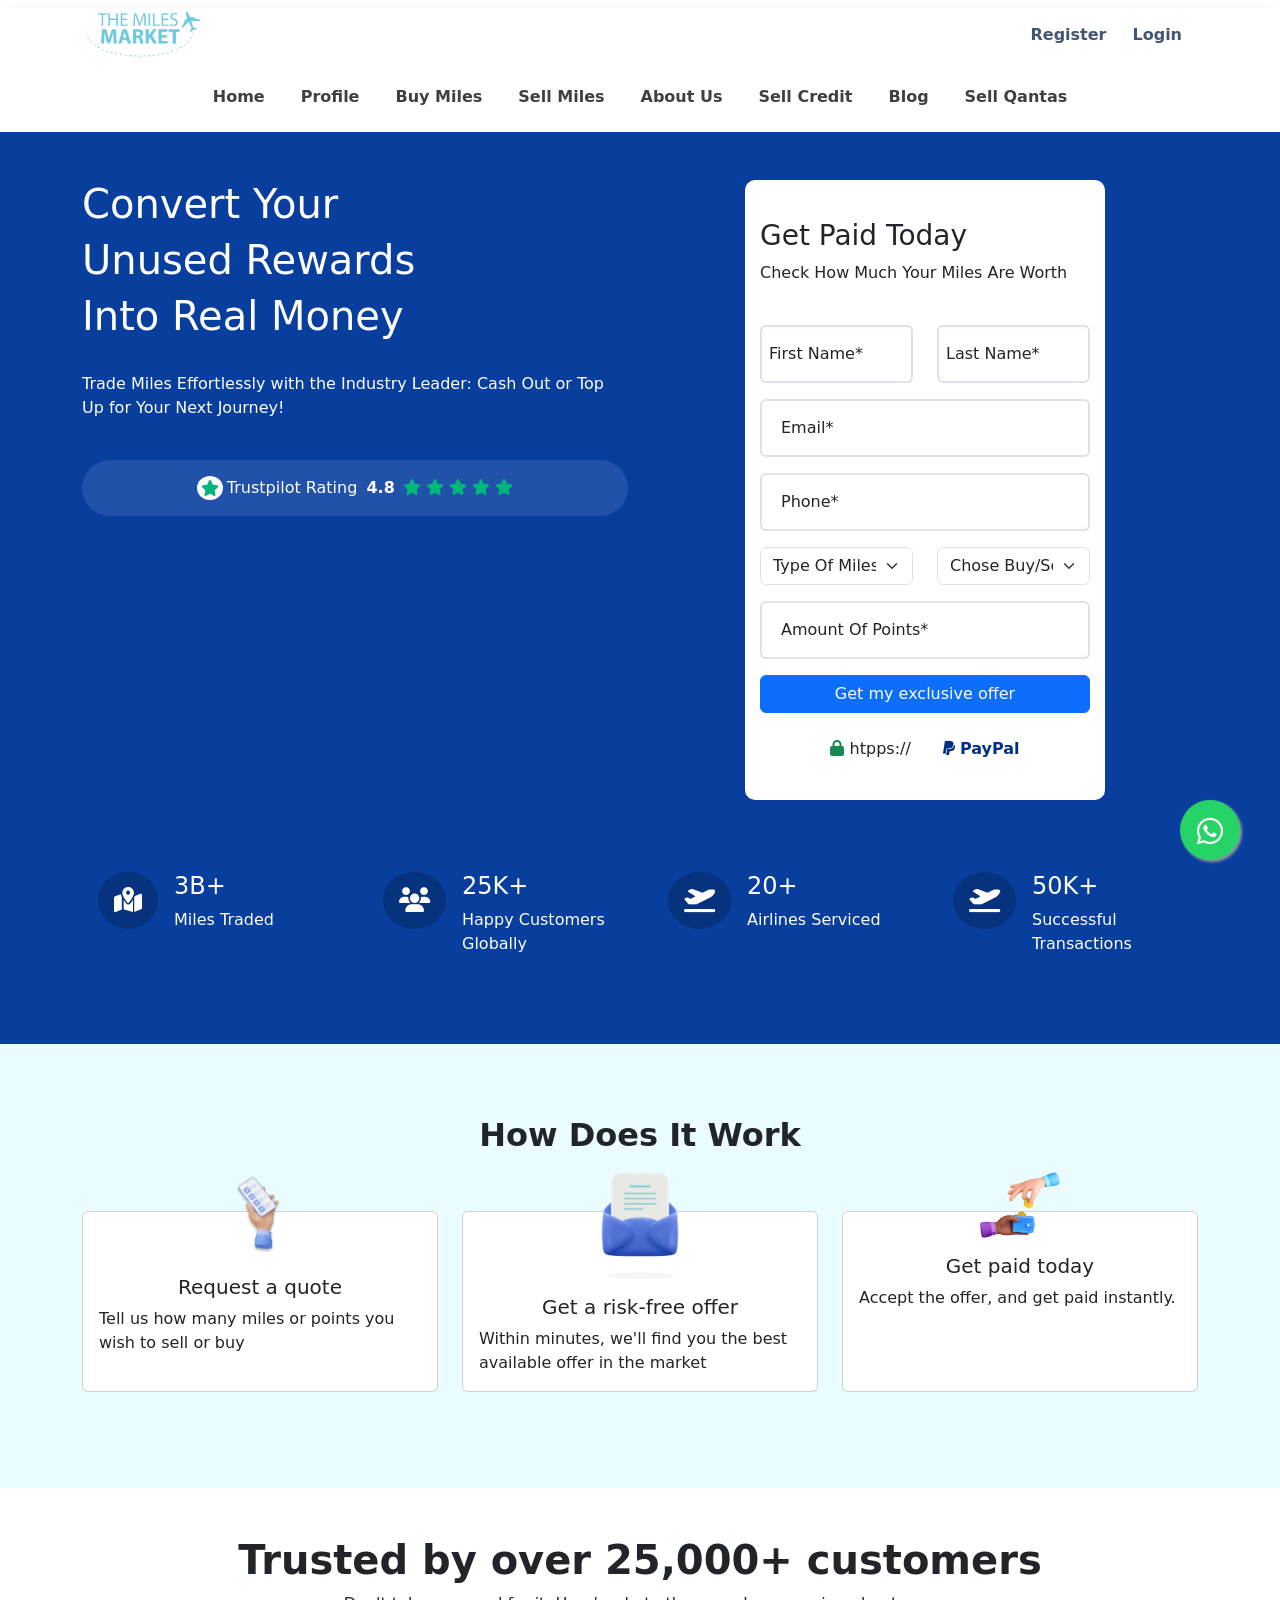
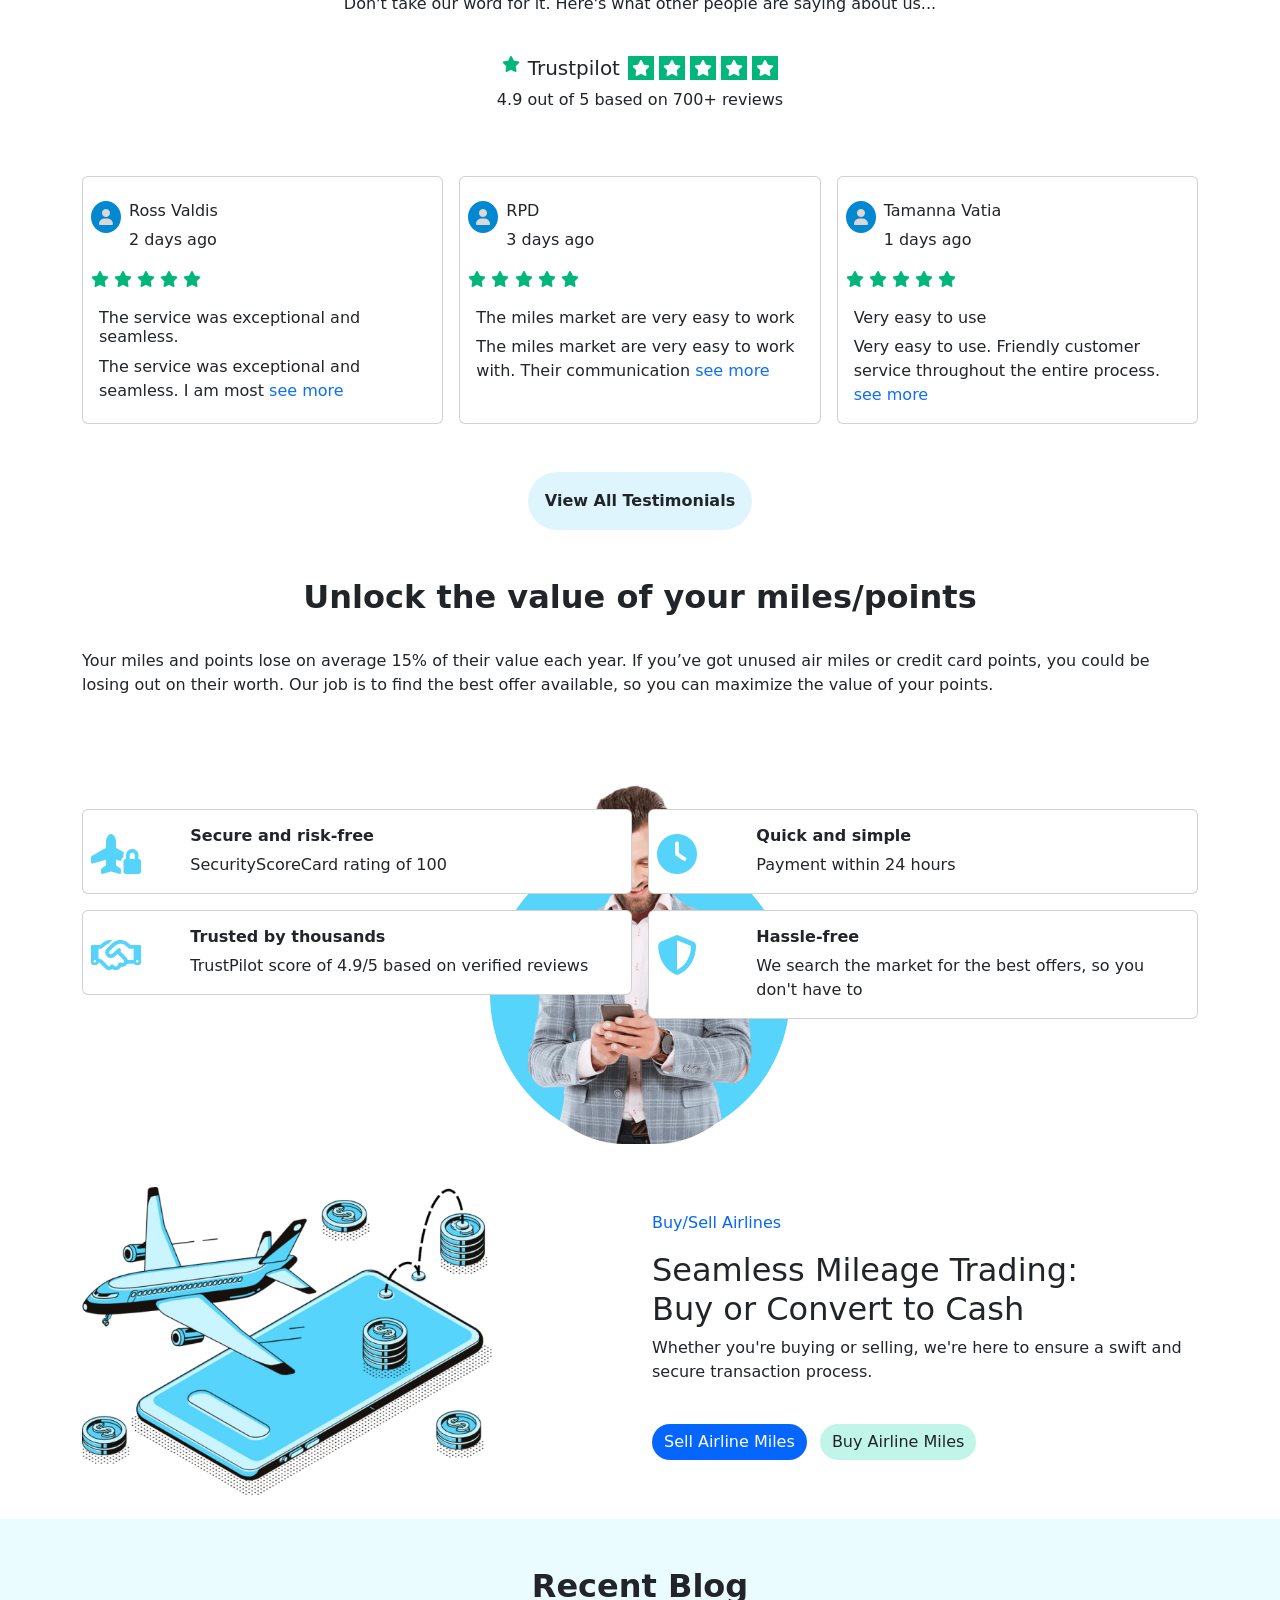
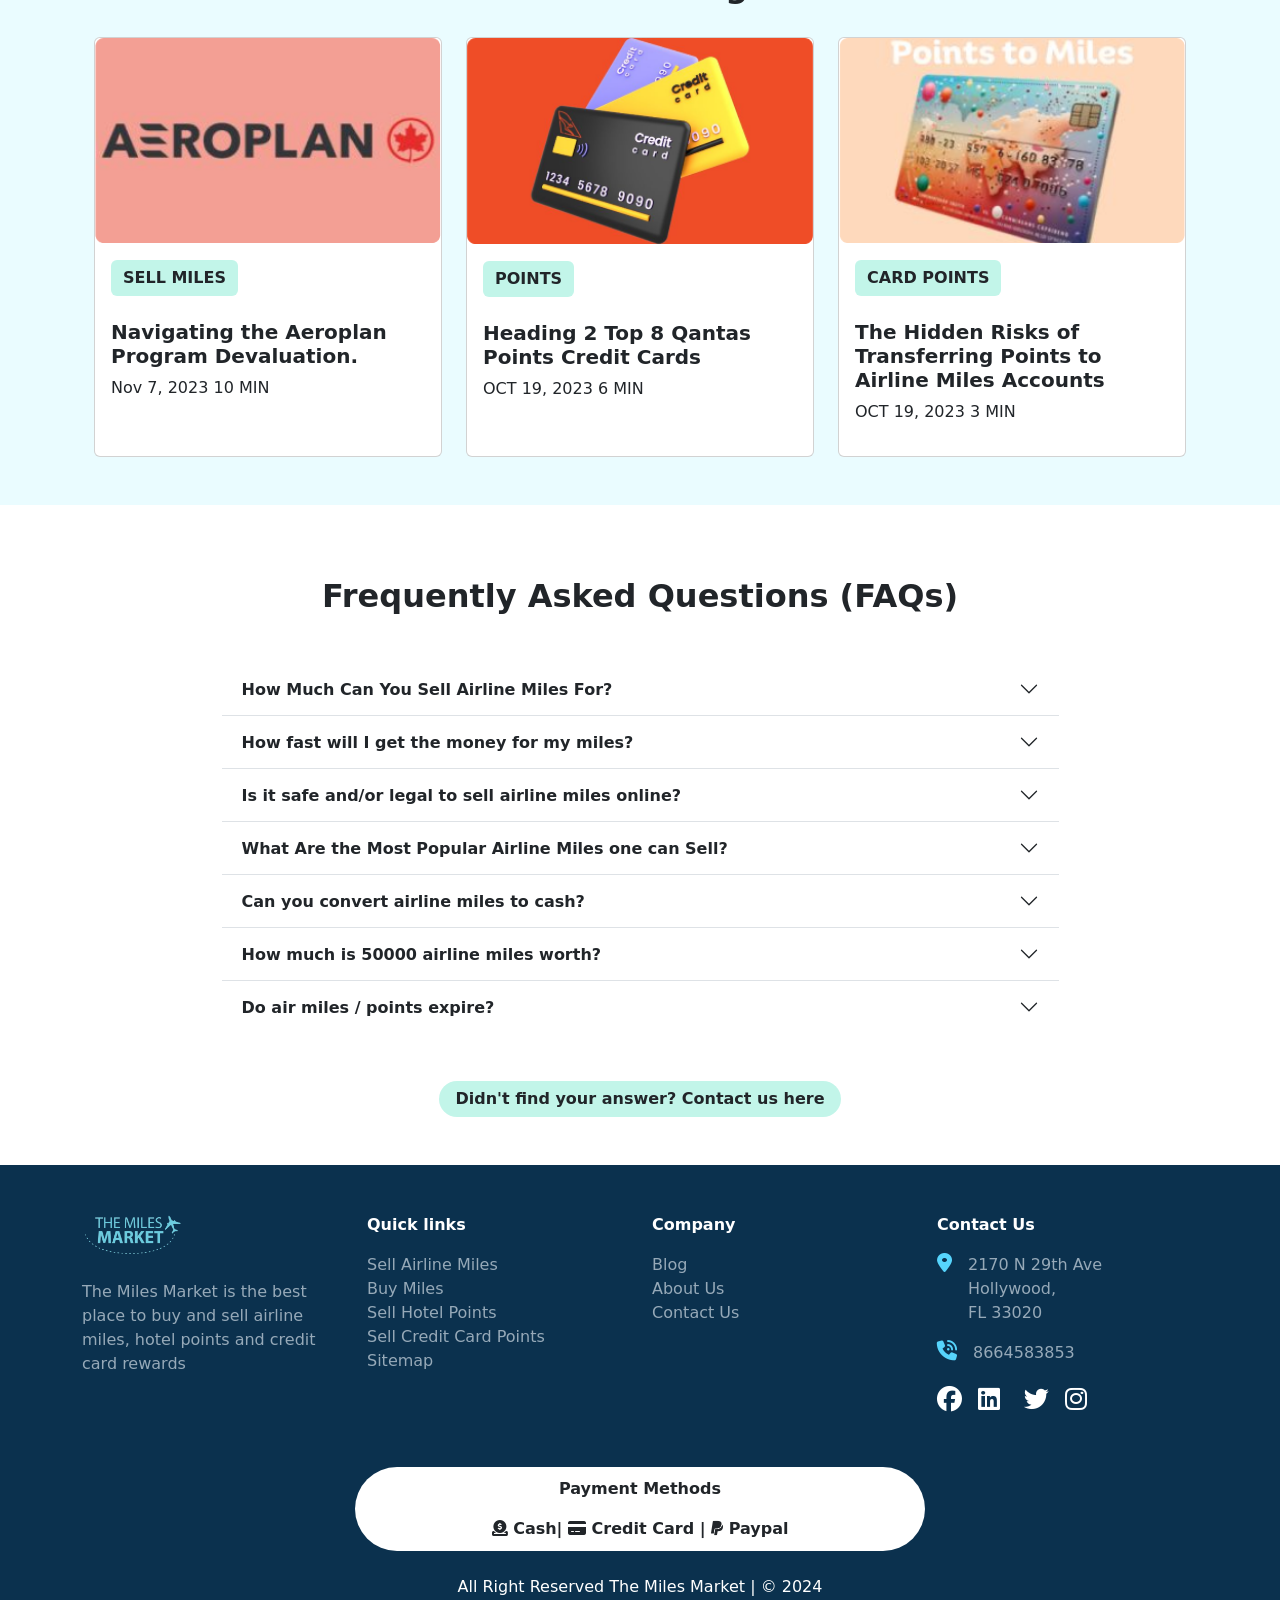
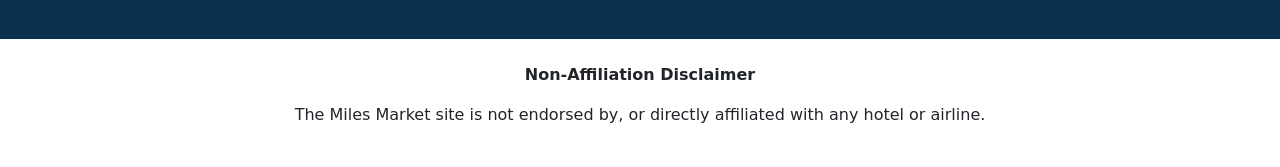
<file: index.html>
<!DOCTYPE html>
<html lang="en">
  <head>
    <meta charset="UTF-8" />
    <meta name="viewport" content="width=device-width, initial-scale=1.0" />
    <title>home</title>

    <!-- bootstrap file added -->
    <link rel="stylesheet" href="css/bootstrap.css" />
    <link rel="stylesheet" href="css/index.css" />

    <link rel="stylesheet" href="css/animate.css" />

    <link rel="stylesheet" href="css/animate.css" />

    <!-- font awesome -->
    <link
      rel="stylesheet"
      href="https://cdnjs.cloudflare.com/ajax/libs/font-awesome/6.4.0/css/all.min.css"
      integrity="sha512-iecdLmaskl7CVkqkXNQ/ZH/XLlvWZOJyj7Yy7tcenmpD1ypASozpmT/E0iPtmFIB46ZmdtAc9eNBvH0H/ZpiBw=="
      crossorigin="anonymous"
      referrerpolicy="no-referrer"
    />
  </head>
  <body>
    <!-- navbar part -->
    <section class="divWhite shadow wow fadeIn">
      <div class="container mx-auto">
        <!-- part 1 -->
        <div class="mt-2 d-flex justify-content-between">
          <!-- logo -->
          <div>
            <a href="index.html">
              <img
                src="imgs/logo.png"
                style="width: 120px"
                class="img-fluid"
                alt="logo"
              />
            </a>
          </div>
          <!-- login reg button -->
          <div class="d-flex">
            <a class="nav-link active nav-link-ltr" href="register.html"
              >Register</a
            >
            <a class="nav-link active nav-link-ltr mx-3" href="login.html"
              >Login</a
            >
          </div>
        </div>

        <!-- part 2 -->
        <div>
          <nav class="navbar navbar-expand-lg">
            <div class="container-fluid">
              <div>
                <!-- empty -->
              </div>
              <!-- collapse responsive button -->
              <!-- data-bs-target related to id -->
              <button
                class="navbar-toggler"
                type="button"
                data-bs-toggle="collapse"
                data-bs-target="#navbarNavAltMarkup"
                aria-controls="navbarNavAltMarkup"
                aria-expanded="false"
                aria-label="Toggle navigation"
              >
                <span class="navbar-toggler-icon"></span>
              </button>

              <!-- id for this part -->
              <div class="collapse navbar-collapse" id="navbarNavAltMarkup">
                <div class="navbar-nav mx-auto">
                  <a class="nav-link active nav-link-ltr" href="index.html"
                    >Home</a
                  >
                  <a class="nav-link active nav-link-ltr" href="profile.html"
                    >Profile</a
                  >
                  <a class="nav-link active nav-link-ltr" href="buyMiles.html"
                    >Buy Miles</a
                  >
                  <a class="nav-link active nav-link-ltr" href="sellMiles.html"
                    >Sell Miles</a
                  >
                  <a class="nav-link active nav-link-ltr" href="about.html"
                    >About Us</a
                  >
                  <a
                    class="nav-link active nav-link-ltr"
                    href="sellCredits.html"
                    >Sell Credit
                  </a>
                  <a class="nav-link active nav-link-ltr" href="blog.html"
                    >Blog</a
                  >
                  <a class="nav-link active nav-link-ltr" href="sellqantas.html"
                    >Sell Qantas</a
                  >
                </div>
              </div>
            </div>
          </nav>
        </div>
      </div>
    </section>
    <!-- navbar part end -->

    <!-- banner part -->
    <section class="divBack ">
      <br />
      <br />
      <div class="container max-auto mb-5">
        <div class="row">
          <!-- 1st column -->
          <div class="col-12 col-lg-6 col-md-6 wow slideInLeft">
            <h1 class="text-white">Convert Your</h1>
            <h1 class="text-white">Unused Rewards</h1>
            <h1 class="text-white">Into Real Money</h1>

            <br />
            <p class="text-white">
              Trade Miles Effortlessly with the Industry Leader: Cash Out or Top
              Up for Your Next Journey!
            </p>
            <br />

            <!-- rating -->
            <div
              class="d-flex justify-content-center align-items-center"
              style="background-color: #2151a8; border-radius: 50px"
            >
              <div class="d-flex align-items-center">
                <span>
                  <i
                    class="fa-solid fa-star star p-1"
                    style="background-color: white; border-radius: 100%"
                  ></i>
                </span>

                <p class="text-white mx-1 mt-3">
                  Trustpilot Rating <b class="mx-1">4.8</b>
                </p>
              </div>

              <div class="d-flex">
                <span>
                  <i class="fa-solid fa-star star"></i>
                  <i class="fa-solid fa-star star"></i>
                  <i class="fa-solid fa-star star"></i>
                  <i class="fa-solid fa-star star"></i>
                  <i class="fa-solid fa-star star"></i>
                </span>
              </div>
            </div>
            <br />
            <br />
          </div>

          <!-- 2nd column -->
          <div class="col-12 col-lg-6 col-md-6 wow slideInRight">
            <div class="formWidth">
              <br />
              <h3>Get Paid Today</h3>
              <p>Check How Much Your Miles Are Worth</p>
              <br />
              <form action="">
                <!-- first & last name -->
                <div class="row">
                  <!-- first name -->
                  <div class="form-floating col-12 mb-3 col-md-6 col-lg-6">
                    <input
                      type="text"
                      class="form-control border-2"
                      id="floatingInput"
                      placeholder="email"
                      required
                    />
                    <label for="floatingInput" class="mx-2">First Name*</label>
                  </div>
                  <!-- last name -->
                  <div class="form-floating col-12 mb-3 col-md-6 col-lg-6">
                    <input
                      type="text"
                      class="form-control border-2"
                      id="floatingPassword"
                      placeholder="Password"
                      required
                    />
                    <label for="floatingPassword" class="mx-2"
                      >Last Name*</label
                    >
                  </div>
                </div>

                <!-- email -->
                <div class="form-floating mb-3">
                  <input
                    type="email"
                    class="form-control border-2"
                    id="floatingPassword"
                    placeholder="Password"
                    required
                  />
                  <label for="floatingPassword" class="mx-2">Email*</label>
                </div>

                <!-- phone -->
                <div class="form-floating mb-3">
                  <input
                    type="text"
                    class="form-control border-2"
                    id="floatingPassword"
                    placeholder="Password"
                    required
                  />
                  <label for="floatingPassword" class="mx-2">Phone*</label>
                </div>

                <!--  amount of points -->
                <div class="row">
                  <!-- types -->
                  <div class="col-12 mb-3 col-md-6 col-lg-6">
                    <select
                      class="form-select"
                      aria-label="Default select example"
                    >
                      <option selected>Type Of Miles Points</option>
                      <option value="1">A</option>
                      <option value="2">B</option>
                      <option value="3">C</option>
                    </select>
                  </div>

                  <!-- chose buy/sell -->
                  <div class="col-12 mb-3 col-md-6 col-lg-6">
                    <select
                      class="form-select"
                      aria-label="Default select example"
                    >
                      <option selected>Chose Buy/Sell</option>
                      <option value="1">Buy</option>
                      <option value="2">Sell</option>
                    </select>
                  </div>
                </div>

                <!-- amount of points -->
                <div class="form-floating mb-3">
                  <input
                    type="text"
                    class="form-control border-2"
                    id="floatingPassword"
                    placeholder="Password"
                    required
                  />
                  <label for="floatingPassword" class="mx-2"
                    >Amount Of Points*</label
                  >
                </div>

                <!-- button -->
                <div class="d-grid">
                  <button class="btn btn-primary">
                    Get my exclusive offer
                  </button>
                </div>
                <br />

                <!-- logo -->
                <div class="d-flex justify-content-center">
                  <div class="mx-3">
                    <i class="fa-solid fa-lock text-success"> </i> htpps://
                  </div>
                  <div class="mx-3">
                    <span style="color: #002f86">
                      <i class="fa-brands fa-paypal"></i> <b>PayPal</b>
                    </span>
                  </div>
                </div>
                <br />
              </form>
            </div>
          </div>
        </div>

        <br />
        <br />
        <br />
        <!-- numbers -->
        <div class="row g-4 wow bounce">
          <!-- 1 -->
          <div class="d-flex col-lg-3 col-md-6 col-12">
            <!-- logo -->
            <div class="mx-3">
              <span>
                <i
                  class="fa-solid fa-map-location-dot text-white p-3"
                  style="
                    background-color: #06327e;
                    border-radius: 100%;
                    font-size: 25px;
                  "
                ></i>
              </span>
            </div>
            <div class="text-white">
              <h4>3B+</h4>
              <p>Miles Traded</p>
            </div>
          </div>

          <!-- 2 -->
          <div class="d-flex col-lg-3 col-md-6 col-12">
            <!-- logo -->
            <div class="mx-3">
              <span>
                <i
                  class="fa-solid fa-users text-white p-3"
                  style="
                    background-color: #06327e;
                    border-radius: 100%;
                    font-size: 25px;
                  "
                ></i>
              </span>
            </div>
            <div class="text-white">
              <h4>25K+</h4>
              <p>Happy Customers Globally</p>
            </div>
          </div>

          <!-- 3 -->
          <div class="d-flex col-lg-3 col-md-6 col-12">
            <!-- logo -->
            <div class="mx-3">
              <span>
                <i
                  class="fa-solid fa-plane-departure text-white p-3"
                  style="
                    background-color: #06327e;
                    border-radius: 100%;
                    font-size: 25px;
                  "
                ></i>
              </span>
            </div>
            <div class="text-white">
              <h4>20+</h4>
              <p>Airlines Serviced</p>
            </div>
          </div>

          <!-- 4 -->
          <div class="d-flex col-lg-3 col-md-6 col-12">
            <!-- logo -->
            <div class="mx-3">
              <span>
                <i
                  class="fa-solid fa-plane-departure text-white p-3"
                  style="
                    background-color: #06327e;
                    border-radius: 100%;
                    font-size: 25px;
                  "
                ></i>
              </span>
            </div>
            <div class="text-white">
              <h4>50K+</h4>
              <p>Successful Transactions</p>
            </div>
          </div>
        </div>
      </div>

      <br />
    </section>
    <!-- banner part end -->

    <!-- how does it work -->
    <section style="background-color: #eafcff">
      <br />
      <div class="container mx-auto mt-5">
        <h2 class="text-center wow pulse"><b>How Does It Work</b></h2>
        <br />
        <div class="row row-cols-1 row-cols-md-3 mt-4">
          <!-- 1 -->
          <div class="col mb-5 wow slideInLeft">
            <div class="card h-100">
              <div class="imgContainer">
                <img
                  src="imgs/hand.png"
                  class="card-img-top img-fluid cardImgStyle"
                  alt="..."
                />
              </div>
              <div class="card-body">
                <h5 class="card-title text-center">Request a quote</h5>
                <p class="card-text">
                  Tell us how many miles or points you wish to sell or buy
                </p>
              </div>
            </div>
          </div>

          <!-- 2 -->
          <div class="col mb-5 wow bounce">
            <div class="card h-100">
              <div class="imgContainer">
                <img
                  src="imgs/letter.png"
                  class="card-img-top img-fluid cardImgStyle"
                  alt="..."
                />
              </div>

              <div class="card-body">
                <h5 class="card-title text-center">Get a risk-free offer</h5>
                <p class="card-text">
                  Within minutes, we'll find you the best available offer in the
                  market
                </p>
              </div>
            </div>
          </div>

          <!-- 3 -->
          <div class="col mb-5 wow slideInRight">
            <div class="card h-100">
              <div class="imgContainer">
                <img
                  src="imgs/coin.png"
                  class="card-img-top img-fluid cardImgStyle"
                  alt="..."
                />
              </div>

              <div class="card-body">
                <h5 class="card-title text-center">Get paid today</h5>
                <p class="card-text">
                  Accept the offer, and get paid instantly.
                </p>
              </div>
            </div>
          </div>
        </div>
      </div>

      <br />
      <br />
    </section>
    <!-- how does it work end -->

    <!-- trusted over -->
    <section class="divWhite">
      <br />
      <br />
      <div class="container mx-auto">
        <!-- heading -->
        <span class="text-center ">
          <h1 class="wow pulse" ><b>Trusted by over 25,000+ customers</b></h1>
          <p>
            Don't take our word for it. Here's what other people are saying
            about us...
          </p>
        </span>
        <br />

        <!-- star -->
        <div class="wow fadeIn">
          <span class="d-flex justify-content-center">
            <i class="fa-solid fa-star star mx-2"></i>
            <h5>Trustpilot</h5>
            <span class="mx-2">
              <i class="fa-solid fa-star p-1 starStyle"></i>
              <i class="fa-solid fa-star p-1 starStyle"></i>
              <i class="fa-solid fa-star p-1 starStyle"></i>
              <i class="fa-solid fa-star p-1 starStyle"></i>
              <i class="fa-solid fa-star p-1 starStyle"></i>
            </span>
          </span>
          <p class="text-center">4.9 out of 5 based on 700+ reviews</p>
        </div>
        <br />
        <br />

        <!-- review card -->
        <div class="row row-cols-1 row-cols-lg-3 row-cols-md-3 g-3">
          <!-- 1 -->
          <div class="col wow slideInLeft">
            <div class="card h-100">
              <br />
              <!-- user logo and stars-->
              <span>
                <!-- name & logo -->
                <span class="d-flex">
                  <span>
                    <i class="fa-solid fa-user p-2 cardIcon mx-2"></i>
                  </span>
                  <span class="">
                    <h6>Ross Valdis</h6>
                    <p>2 days ago</p>
                  </span>
                </span>

                <!-- stars -->
                <span class="mx-2">
                  <i class="fa-solid fa-star star"></i>
                  <i class="fa-solid fa-star star"></i>
                  <i class="fa-solid fa-star star"></i>
                  <i class="fa-solid fa-star star"></i>
                  <i class="fa-solid fa-star star"></i>
                </span>
              </span>

              <div class="card-body">
                <h6 class="card-title">
                  The service was exceptional and seamless.
                </h6>
                <p class="card-text">
                  The service was exceptional and seamless. I am most
                  <a style="text-decoration: none" href="">see more</a>
                </p>
              </div>
            </div>
          </div>

          <!-- 2 -->
          <div class="col wow bounce">
            <div class="card h-100">
              <br />
              <!-- user logo and stars-->
              <span>
                <!-- name & logo -->
                <span class="d-flex">
                  <span>
                    <i class="fa-solid fa-user p-2 cardIcon mx-2"></i>
                  </span>
                  <span class="">
                    <h6>RPD</h6>
                    <p>3 days ago</p>
                  </span>
                </span>

                <!-- stars -->
                <span class="mx-2">
                  <i class="fa-solid fa-star star"></i>
                  <i class="fa-solid fa-star star"></i>
                  <i class="fa-solid fa-star star"></i>
                  <i class="fa-solid fa-star star"></i>
                  <i class="fa-solid fa-star star"></i>
                </span>
              </span>

              <div class="card-body">
                <h6 class="card-title">
                  The miles market are very easy to work
                </h6>
                <p class="card-text">
                  The miles market are very easy to work with. Their
                  communication
                  <a style="text-decoration: none" href="">see more</a>
                </p>
              </div>
            </div>
          </div>

          <!-- 3 -->
          <div class="col wow slideInRight">
            <div class="card h-100">
              <br />
              <!-- user logo and stars-->
              <span>
                <!-- name & logo -->
                <span class="d-flex">
                  <span>
                    <i class="fa-solid fa-user p-2 cardIcon mx-2"></i>
                  </span>
                  <span class="">
                    <h6>Tamanna Vatia</h6>
                    <p>1 days ago</p>
                  </span>
                </span>

                <!-- stars -->
                <span class="mx-2">
                  <i class="fa-solid fa-star star"></i>
                  <i class="fa-solid fa-star star"></i>
                  <i class="fa-solid fa-star star"></i>
                  <i class="fa-solid fa-star star"></i>
                  <i class="fa-solid fa-star star"></i>
                </span>
              </span>

              <div class="card-body">
                <h6 class="card-title">Very easy to use</h6>
                <p class="card-text">
                  Very easy to use. Friendly customer service throughout the
                  entire process.
                  <a style="text-decoration: none" href="">see more</a>
                </p>
              </div>
            </div>
          </div>
        </div>
        <!-- review card end -->
        <br /><br />
        <span class="d-flex justify-content-center">
          <a
            class="btn p-3"
            style="background-color: #def5fd; border-radius: 30px"
            href=""
            role="button"
          >
            <b>View All Testimonials</b>
          </a>
        </span>
        <br /><br />
      </div>
    </section>
    <!-- trusted over end -->

    <!-- unlock -->
    <section class="divWhite ">
      <div class="container mx-auto ">
        <!-- heading -->
        <div class="wow fadeIn" >
          <h2 class="text-center">
            <b>Unlock the value of your miles/points</b>
          </h2>
          <br />
          <p>
            Your miles and points lose on average 15% of their value each year.
            If you’ve got unused air miles or credit card points, you could be
            losing out on their worth. Our job is to find the best offer
            available, so you can maximize the value of your points.
          </p>
        </div>
        <br /><br />

        <!-- cards -->
        <div
          style="
            background-image: url('imgs/man.png');
            background-repeat: no-repeat;
            background-size: cover;
            background-size: max(300px);
            background-position: center;
          "
        >
          <br /><br />
          <div class="row row-cols-1 row-cols-md-2 row-cols-lg-2 g-3">
            <!-- 1 -->
            <div class="col wow pulse">
              <div class="card">
                <div class="row g-0">
                  <div class="col-md-2">
                    <br />
                    <i
                      class="fa-solid fa-plane-lock mx-2"
                      style="font-size: 40px; color: #56d3fb"
                    ></i>
                  </div>
                  <div class="col-md-10">
                    <div class="card-body">
                      <h6 class="card-title"><b>Secure and risk-free</b></h6>
                      <p class="card-text">SecurityScoreCard rating of 100</p>
                    </div>
                  </div>
                </div>
              </div>
            </div>

            <!-- 2 -->
            <div class="col wow bounce">
              <div class="card">
                <div class="row g-0">
                  <div class="col-md-2">
                    <br />
                    <i
                      class="fa-solid fa-clock mx-2"
                      style="font-size: 40px; color: #56d3fb"
                    ></i>
                  </div>
                  <div class="col-md-10">
                    <div class="card-body">
                      <h6 class="card-title"><b>Quick and simple</b></h6>
                      <p class="card-text">Payment within 24 hours</p>
                    </div>
                  </div>
                </div>
              </div>
            </div>

            <!-- 3 -->
            <div class="col wow bounce">
              <div class="card">
                <div class="row g-0">
                  <div class="col-md-2">
                    <br />
                    <i
                      class="fa-regular fa-handshake mx-2"
                      style="font-size: 40px; color: #56d3fb"
                    ></i>
                  </div>
                  <div class="col-md-10">
                    <div class="card-body">
                      <h6 class="card-title"><b>Trusted by thousands</b></h6>
                      <p class="card-text">
                        TrustPilot score of 4.9/5 based on verified reviews
                      </p>
                    </div>
                  </div>
                </div>
              </div>
            </div>

            <!-- 4 -->
            <div class="col wow pulse">
              <div class="card">
                <div class="row g-0">
                  <div class="col-md-2">
                    <br />
                    <i
                      class="fa-solid fa-shield-halved mx-2"
                      style="font-size: 40px; color: #56d3fb"
                    ></i>
                  </div>
                  <div class="col-md-10">
                    <div class="card-body">
                      <h6 class="card-title"><b>Hassle-free</b></h6>
                      <p class="card-text">
                        We search the market for the best offers, so you don't
                        have to
                      </p>
                    </div>
                  </div>
                </div>
              </div>
            </div>
          </div>
          <br /><br /><br /><br />
          <br /><br />
        </div>
      </div>
      <br />
    </section>
    <!-- unlock end-->

    <!-- plane part -->
    <section class="divWhite container mx-auto">
      <div class="row">
        <div class="col-12 col-md-6 col-lg-6 wow slideInLeft">
          <img src="imgs/plane.png" class="img-fluid w-75" alt="" />
        </div>

        <div class="col-12 col-md-6 col-lg-6 wow slideInRight">
          <br />
          <p style="color: #0566ff">Buy/Sell Airlines</p>
          <h2>
            Seamless Mileage Trading: <br />
            Buy or Convert to Cash
          </h2>
          <p>
            Whether you're buying or selling, we're here to ensure a swift and
            secure transaction process.
          </p>
          <br />

          <!-- buy sell button -->
          <span>
            <button
              type="button"
              class="btn"
              style="
                background-color: #0566ff;
                color: white;
                border-radius: 20px;
                border: none;
              "
            >
              Sell Airline Miles
            </button>
            <button
              type="button"
              class="btn mx-2"
              style="
                background-color: #c2f5e9;
                border-radius: 20px;
                border: none;
              "
            >
              Buy Airline Miles
            </button>
          </span>
        </div>
      </div>
      <br />
    </section>
    <!-- plane part end -->

    <!-- recent blog -->
    <section style="background-color: #eafcff">
      <br />
      <br />
      <h2 class="text-center"><b>Recent Blog</b></h2>
      <br />
      <div class="row container mx-auto row-cols-1 row-cols-md-3 g-4">
        <!-- 1 -->
        <div class="col wow slideInLeft">
          <div class="card h-100">
            <img src="imgs/blog1.png" class="card-img-top" alt="..." />
            <div class="card-body">
              <button
                class="btn"
                style="background-color: #c2f5e9; border: none"
              >
                <b>SELL MILES</b>
              </button>
              <br />
              <br />
              <h5 class="card-title">
                <b>Navigating the Aeroplan Program Devaluation.</b>
              </h5>
              <p>Nov 7, 2023 10 MIN</p>
            </div>
          </div>
        </div>
        <!-- 2 -->
        <div class="col wow bounce">
          <div class="card h-100">
            <img src="imgs/blog2.png" class="card-img-top" alt="..." />
            <div class="card-body">
              <button
                class="btn"
                style="background-color: #c2f5e9; border: none"
              >
                <b>POINTS</b>
              </button>
              <br />
              <br />
              <h5 class="card-title">
                <b>Heading 2 Top 8 Qantas Points Credit Cards</b>
              </h5>
              <p>OCT 19, 2023 6 MIN</p>
            </div>
          </div>
        </div>
        <!-- 3 -->
        <div class="col wow slideInRight">
          <div class="card h-100">
            <img src="imgs/blog3.png" class="card-img-top" alt="..." />
            <div class="card-body">
              <button
                class="btn"
                style="background-color: #c2f5e9; border: none"
              >
                <b> CARD POINTS</b>
              </button>
              <br />
              <br />
              <h5 class="card-title">
                <b>
                  The Hidden Risks of Transferring Points to Airline Miles
                  Accounts
                </b>
              </h5>
              <p>OCT 19, 2023 3 MIN</p>
            </div>
          </div>
        </div>
      </div>

      <br /><br />
    </section>
    <!-- recent blog end -->

    <!-- faq -->
    <section class="divWhite mt-5 wow pulse">
      <br />
      <div class="container mx-auto wow slideInUp">
        <h2 class="text-center mb-5">
          <b>Frequently Asked Questions (FAQs)</b>
        </h2>

        <div
          class="accordion accordion-flush w-75 mx-auto mb-4"
          id="accordionFlushExample"
        >
          <!-- 1 -->
          <div class="accordion-item">
            <h2 class="accordion-header">
              <button
                class="accordion-button collapsed"
                type="button"
                data-bs-toggle="collapse"
                data-bs-target="#flush-collapseOne"
                aria-expanded="false"
                aria-controls="flush-collapseOne"
              >
                <b>How Much Can You Sell Airline Miles For?</b>
              </button>
            </h2>
            <div
              id="flush-collapseOne"
              class="accordion-collapse collapse"
              data-bs-parent="#accordionFlushExample"
            >
              <div class="accordion-body">
                Yes, it's possible to sell airline miles, but the value can vary
                based on factors such as the airline's loyalty program, the type
                of miles, and market demand.
              </div>
            </div>
          </div>

          <!-- 2 -->
          <div class="accordion-item">
            <h2 class="accordion-header">
              <button
                class="accordion-button collapsed"
                type="button"
                data-bs-toggle="collapse"
                data-bs-target="#flush-collapseTwo"
                aria-expanded="false"
                aria-controls="flush-collapseTwo"
              >
                <b>How fast will I get the money for my miles?</b>
              </button>
            </h2>
            <div
              id="flush-collapseTwo"
              class="accordion-collapse collapse"
              data-bs-parent="#accordionFlushExample"
            >
              <div class="accordion-body">
                The speed at which you receive money for your miles can vary
                depending on the specific arrangements you have with the entity
                or individual buying your miles. Some transactions may occur
                almost instantly, especially if you're dealing with digital
                platforms or services that facilitate quick transfers.
              </div>
            </div>
          </div>

          <!-- 3 -->
          <div class="accordion-item">
            <h2 class="accordion-header">
              <button
                class="accordion-button collapsed"
                type="button"
                data-bs-toggle="collapse"
                data-bs-target="#flush-collapseThree"
                aria-expanded="false"
                aria-controls="flush-collapseThree"
              >
                <b>Is it safe and/or legal to sell airline miles online?</b>
              </button>
            </h2>
            <div
              id="flush-collapseThree"
              class="accordion-collapse collapse"
              data-bs-parent="#accordionFlushExample"
            >
              <div class="accordion-body">
                It's crucial to carefully review the terms and conditions of the
                specific airline's loyalty program and seek legal advice if
                needed before attempting to sell airline miles online.
              </div>
            </div>
          </div>

          <!-- 4 -->
          <div class="accordion-item">
            <h2 class="accordion-header">
              <button
                class="accordion-button collapsed"
                type="button"
                data-bs-toggle="collapse"
                data-bs-target="#flush-collapseFour"
                aria-expanded="false"
                aria-controls="flush-collapseThree"
              >
                <b>What Are the Most Popular Airline Miles one can Sell?</b>
              </button>
            </h2>
            <div
              id="flush-collapseFour"
              class="accordion-collapse collapse"
              data-bs-parent="#accordionFlushExample"
            >
              <div class="accordion-body">
                1. American Airlines AAdvantage Miles: Known for their extensive
                network and partnerships with various airlines, American
                Airlines miles are often sought after.
                <br />
                2. United MileagePlus Miles: With a broad alliance network,
                United Airlines miles are attractive for travelers wanting
                flexibility and options.
                <br />
                3. Alaska Airlines Mileage Plan Miles: Alaska's program is
                popular due to its unique partnerships and valuable redemption
                options, especially for premium cabin travel.
                <br />
                4. British Airways Executive Club Avios: Known for its
                distance-based award chart, British Airways Avios are often used
                for short-haul flights and can be attractive for certain
                redemptions.
              </div>
            </div>
          </div>

          <!-- 5 -->
          <div class="accordion-item">
            <h2 class="accordion-header">
              <button
                class="accordion-button collapsed"
                type="button"
                data-bs-toggle="collapse"
                data-bs-target="#flush-collapseFive"
                aria-expanded="false"
                aria-controls="flush-collapseThree"
              >
                <b>Can you convert airline miles to cash?</b>
              </button>
            </h2>
            <div
              id="flush-collapseFive"
              class="accordion-collapse collapse"
              data-bs-parent="#accordionFlushExample"
            >
              <div class="accordion-body">
                Yes, generally, airline miles are not directly convertible to
                cash. However, many credit card programs associated with
                airlines offer the option to redeem miles for statement credits,
                travel expenses, or even gift cards, which can indirectly
                provide a monetary benefit.
              </div>
            </div>
          </div>

          <!-- 6 -->
          <div class="accordion-item">
            <h2 class="accordion-header">
              <button
                class="accordion-button collapsed"
                type="button"
                data-bs-toggle="collapse"
                data-bs-target="#flush-collapseSix"
                aria-expanded="false"
                aria-controls="flush-collapseThree"
              >
                <b>How much is 50000 airline miles worth?</b>
              </button>
            </h2>
            <div
              id="flush-collapseSix"
              class="accordion-collapse collapse"
              data-bs-parent="#accordionFlushExample"
            >
              <div class="accordion-body">
                The value of 50,000 airline miles can vary depending on the
                airline, the type of ticket or service you redeem them for, and
                other factors. On average, airline miles are often valued at
                around 1 to 2 cents per mile. So, 50,000 airline miles could be
                worth roughly $500 to $1,000. However, it's essential to check
                with the specific airline's rewards program and redemption
                options, as the value can fluctuate.
              </div>
            </div>
          </div>

          <!-- 7 -->
          <div class="accordion-item">
            <h2 class="accordion-header">
              <button
                class="accordion-button collapsed"
                type="button"
                data-bs-toggle="collapse"
                data-bs-target="#flush-collapseSeven"
                aria-expanded="false"
                aria-controls="flush-collapseThree"
              >
                <b>Do air miles / points expire?</b>
              </button>
            </h2>
            <div
              id="flush-collapseSeven"
              class="accordion-collapse collapse"
              data-bs-parent="#accordionFlushExample"
            >
              <div class="accordion-body">
                Yes, the expiration of air miles or points depends on the
                specific terms and conditions set by the airline or loyalty
                program. Some programs have expiration policies, and if you
                don't use or earn miles/points within a certain period, they may
                expire. However, policies vary among different airlines and
                programs, so it's important to check the terms and conditions of
                the specific program you're enrolled in for accurate information
                on expiration rules.
              </div>
            </div>
          </div>
        </div>

        <br />
        <span class="d-flex justify-content-center">
          <button
            type="button"
            class="btn px-3"
            style="background-color: #c2f5e9; border-radius: 20px; border: none"
          >
            <b>Didn't find your answer? Contact us here</b>
          </button>
        </span>
      </div>
      <br /><br />
    </section>
    <!-- faq end -->

    <!-- whats app -->
    <a href="" class="float" target="">
      <i class="fa-brands fa-whatsapp my-float"></i>
    </a>

    <!-- footer part -->
    <section class="wow fadeIn">
      <!-- part 1 -->
      <div style="background-color: #0b314e">
        <br />
        <div class="container mx-auto mt-4">
          <div class="row">
            <!-- 1 -->
            <div class="col-12 col-md-6 col-lg-3">
              <img
                src="imgs/logo.png"
                style="width: 100px"
                class="img-fluid"
                alt=""
              />
              <br /><br />
              <p class="footerText">
                The Miles Market is the best place to buy and sell airline
                miles, hotel points and credit card rewards
              </p>
            </div>

            <!-- 2 -->
            <div class="col-12 col-md-6 col-lg-3">
              <p class="text-white"><b>Quick links</b></p>
              <a href="" class="footerLinks">Sell Airline Miles</a>
              <br />
              <a href="" class="footerLinks">Buy Miles</a>
              <br />
              <a href="" class="footerLinks">Sell Hotel Points</a>
              <br />
              <a href="" class="footerLinks">Sell Credit Card Points</a>
              <br />
              <a href="" class="footerLinks">Sitemap</a>
            </div>

            <!-- 3 -->
            <div class="col-12 col-md-6 col-lg-3">
              <p class="text-white"><b>Company</b></p>
              <a href="" class="footerLinks">Blog</a>
              <br />
              <a href="" class="footerLinks">About Us</a>
              <br />
              <a href="" class="footerLinks">Contact Us</a>
            </div>

            <!-- 4 -->
            <div class="col-12 col-md-6 col-lg-3">
              <p class="text-white"><b>Contact Us</b></p>
              <!-- address -->
              <span class="d-flex">
                <i
                  class="fa-solid fa-location-dot"
                  style="color: #56d4fc; font-size: 20px"
                ></i>
                <p class="footerLinks mx-3">
                  2170 N 29th Ave Hollywood, <br />
                  FL 33020
                </p>
              </span>

              <!-- phone -->
              <span class="d-flex">
                <i
                  class="fa-solid fa-phone-volume"
                  style="color: #56d4fc; font-size: 20px"
                ></i>
                <p class="footerLinks mx-3">8664583853</p>
              </span>

              <!-- social icons -->
              <span class="text-white" style="font-size: 25px">
                <i class="fa-brands fa-facebook"></i>
                <i class="fa-brands fa-linkedin mx-2"></i>
                <i class="fa-brands fa-twitter mx-2"></i>
                <i class="fa-brands fa-instagram"></i>
              </span>
            </div>
          </div>
          <br />
          <br />

          <!-- payment part -->
          <div class="row">
            <div class="text-center col-10 col-md-6 smallDiv">
              <p>
                <b>Payment Methods</b>
              </p>
              <!-- icons -->
              <b>
                <i class="fa-solid fa-circle-dollar-to-slot"></i> Cash|
                <i class="fa-solid fa-credit-card"></i> Credit Card |
                <i class="fa-brands fa-paypal"></i> Paypal
              </b>
            </div>
          </div>

          <br />
          <p class="text-white text-center">
            All Right Reserved The Miles Market | © 2024
          </p>
          <br />
        </div>
      </div>

      <br />
      <!-- part 2 -->
      <span class="text-center">
        <p><b>Non-Affiliation Disclaimer</b></p>
        <p>
          The Miles Market site is not endorsed by, or directly affiliated with
          any hotel or airline.
        </p>
      </span>
      <br />
    </section>
    <!-- footer part end -->

    <script src="js/wow.min.js"></script>
    <script src="js/bootstrap.bundle.min.js"></script>
  </body>
</html>
</file>
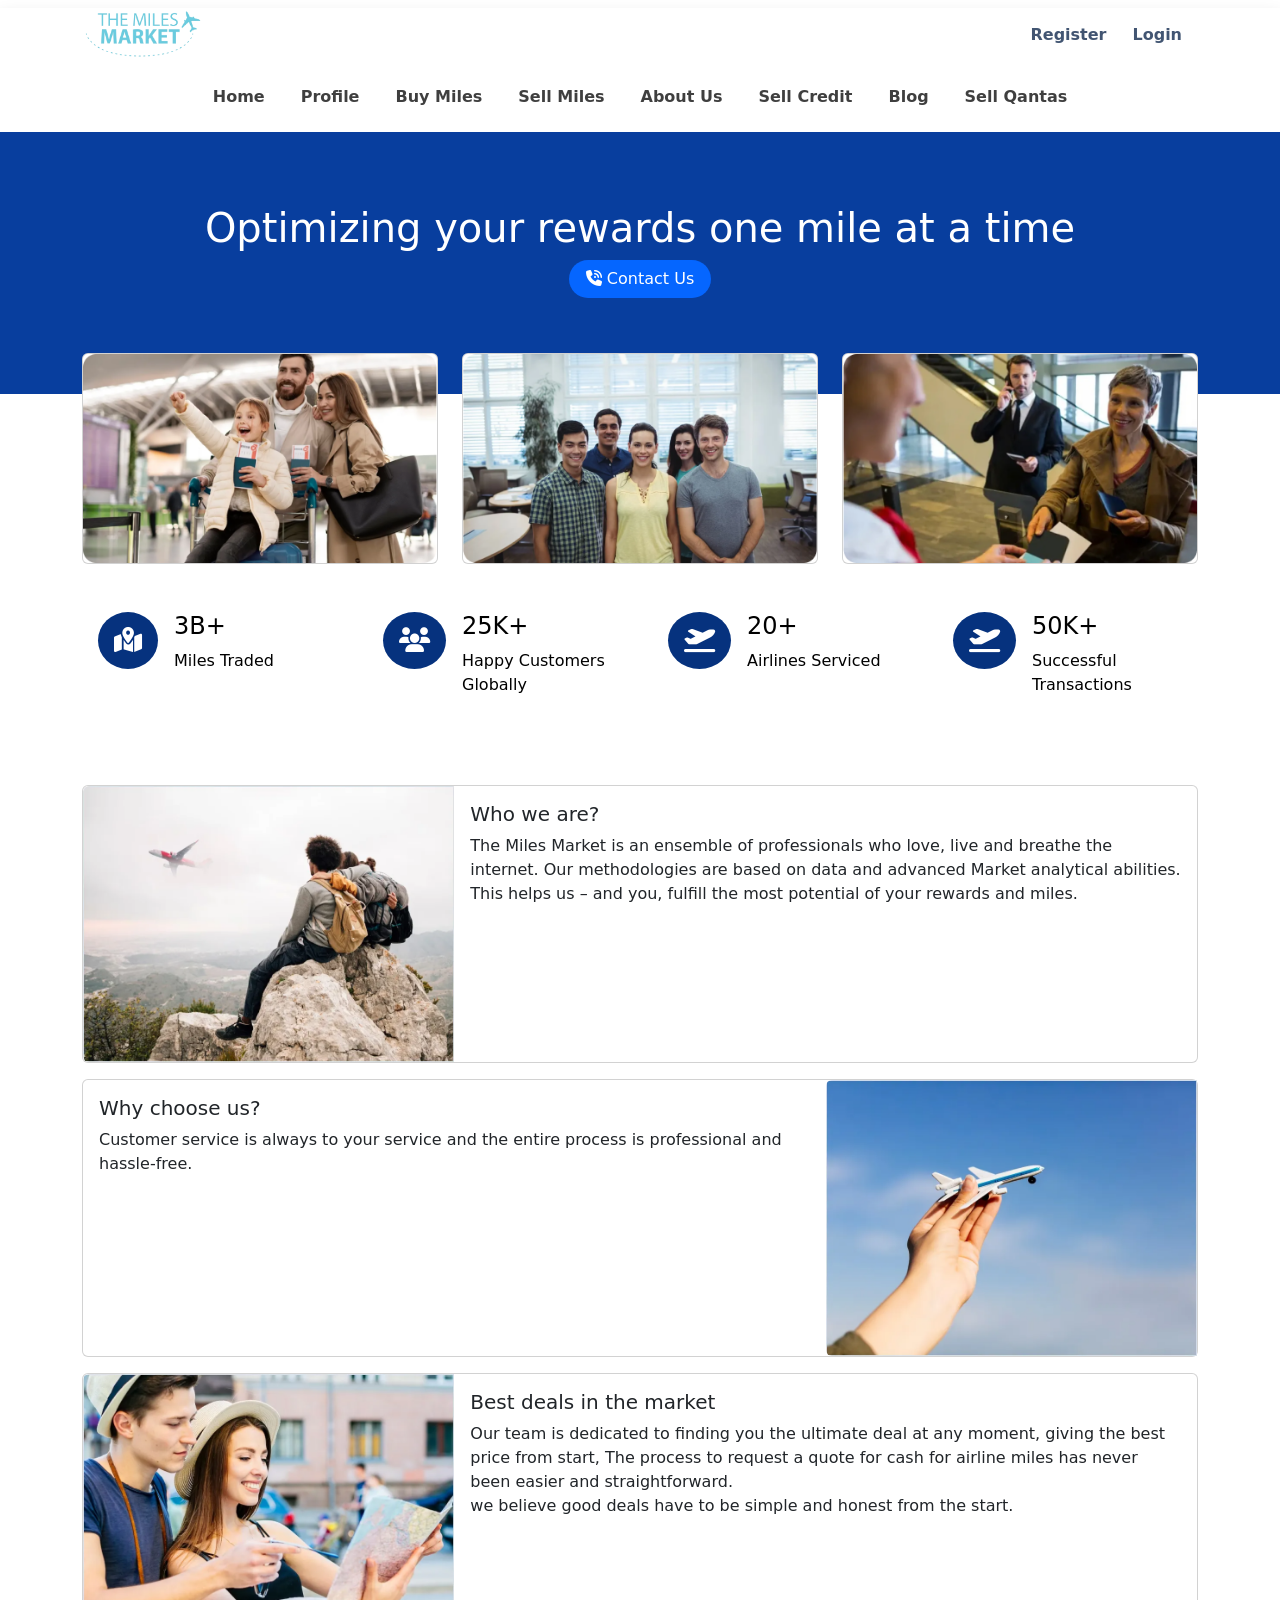
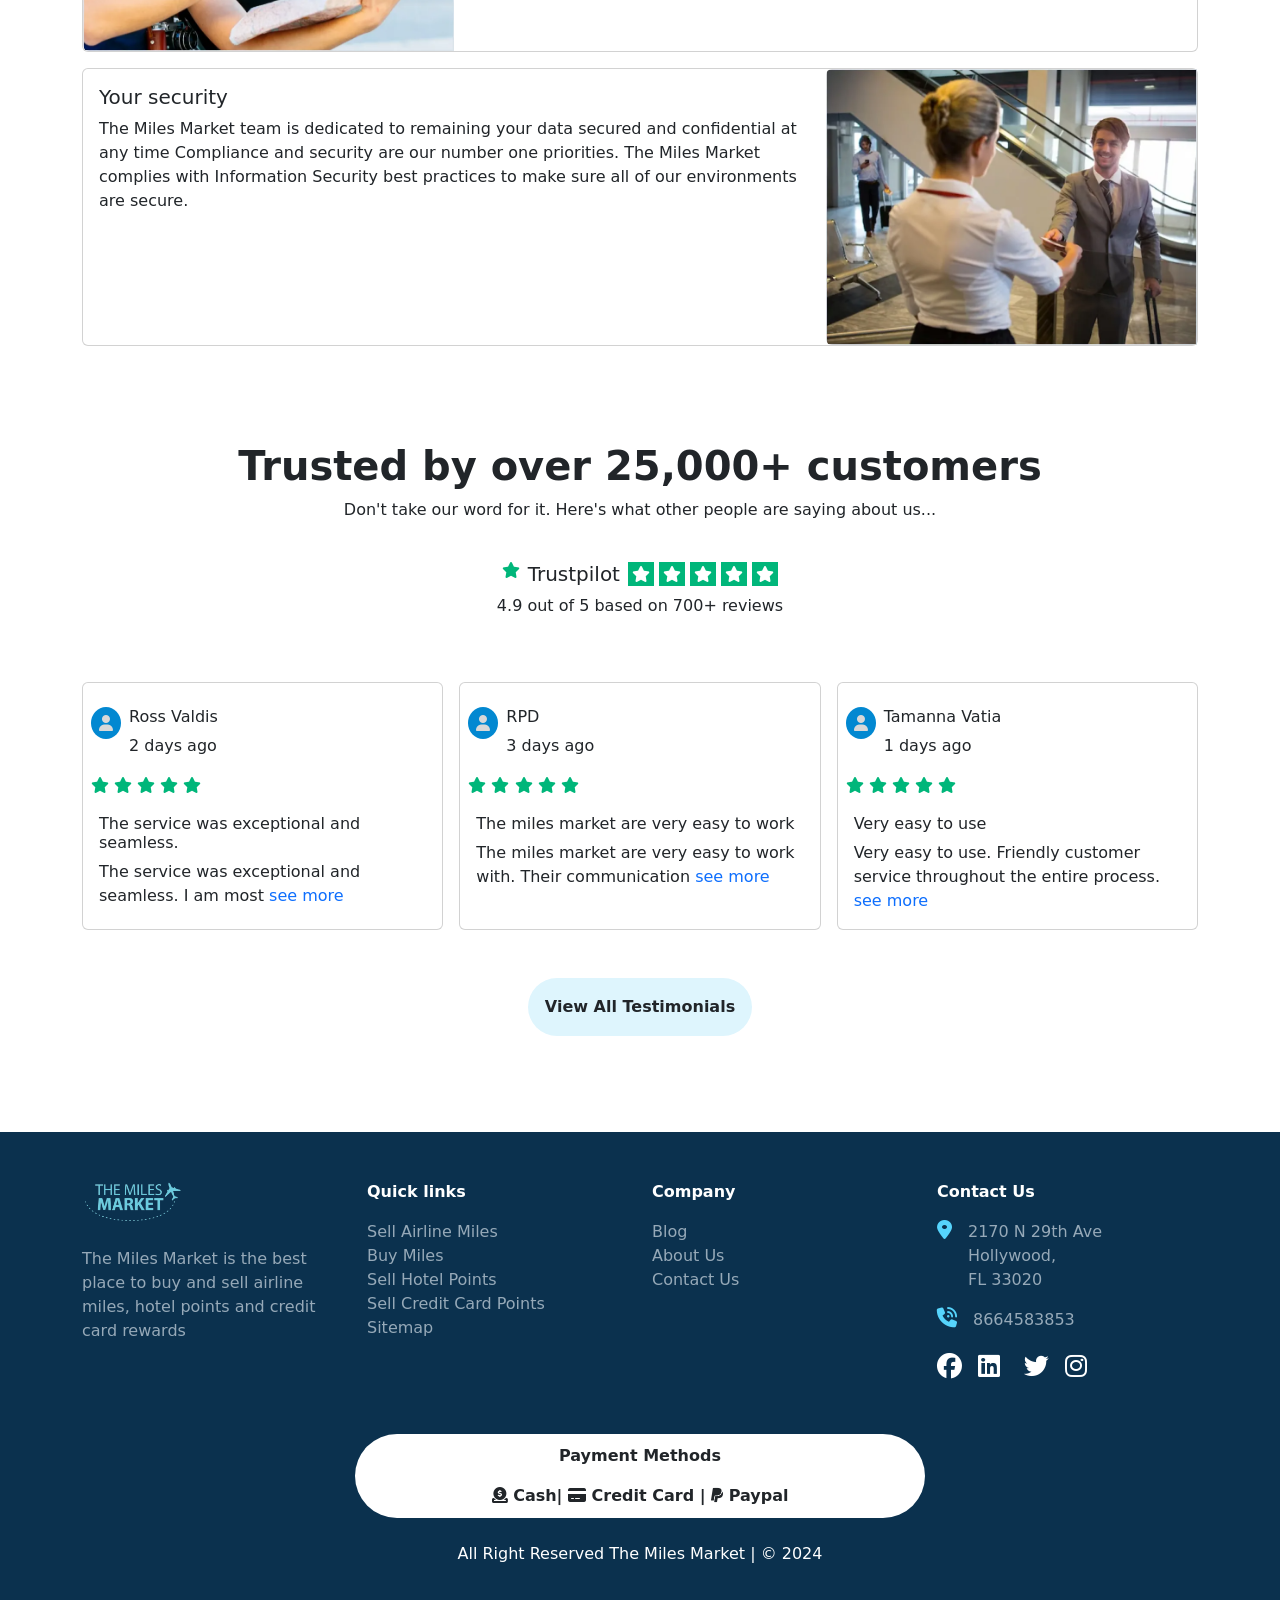
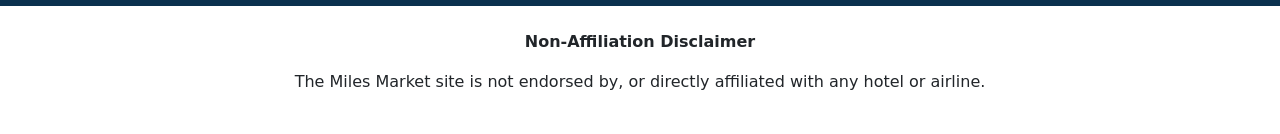
<file: about.html>
<!DOCTYPE html>
<html lang="en">
<head>
    <meta charset="UTF-8">
    <meta name="viewport" content="width=device-width, initial-scale=1.0">
    <title>about us</title>

    <!-- bootstrap file added -->
    <link rel="stylesheet" href="css/bootstrap.css" />
    <link rel="stylesheet" href="css/index.css" />
    <link rel="stylesheet" href="css/buymiles.css" />

    <!-- font awesome -->
    <link
      rel="stylesheet"
      href="https://cdnjs.cloudflare.com/ajax/libs/font-awesome/6.4.0/css/all.min.css"
      integrity="sha512-iecdLmaskl7CVkqkXNQ/ZH/XLlvWZOJyj7Yy7tcenmpD1ypASozpmT/E0iPtmFIB46ZmdtAc9eNBvH0H/ZpiBw=="
      crossorigin="anonymous"
      referrerpolicy="no-referrer"/>

    <link rel="stylesheet" href="css/animate.css" />

</head>
<body>
    <!-- navbar part -->
    <section class="divWhite shadow wow fadeIn" >
      <div class="container mx-auto ">
        <!-- part 1 -->
        <div class="mt-2 d-flex justify-content-between">
          <!-- logo -->
          <div>
            <a href="index.html">
              <img src="imgs/logo.png" style="width: 120px" class="img-fluid" alt="logo" />
            </a>
          </div>
          <!-- login reg button -->
          <div class="d-flex">
            <a class="nav-link active nav-link-ltr" href="register.html">Register</a>
            <a class="nav-link active nav-link-ltr mx-3" href="login.html">Login</a>
          </div>
        </div>

        <!-- part 2 -->
        <div>
          <nav class="navbar navbar-expand-lg">
            <div class="container-fluid">
              <div>
                <!-- empty -->
              </div>
              <!-- collapse responsive button -->
              <!-- data-bs-target related to id -->
              <button
                class="navbar-toggler"
                type="button"
                data-bs-toggle="collapse"
                data-bs-target="#navbarNavAltMarkup"
                aria-controls="navbarNavAltMarkup"
                aria-expanded="false"
                aria-label="Toggle navigation"
              >
                <span class="navbar-toggler-icon"></span>
              </button>

              <!-- id for this part -->
              <div class="collapse navbar-collapse" id="navbarNavAltMarkup">
                <div class="navbar-nav mx-auto">
                  <a class="nav-link active nav-link-ltr" href="index.html">Home</a>
                  <a class="nav-link active nav-link-ltr" href="profile.html">Profile</a>
                  <a class="nav-link active nav-link-ltr" href="buyMiles.html">Buy Miles</a>
                  <a class="nav-link active nav-link-ltr" href="sellMiles.html">Sell Miles</a>
                  <a class="nav-link active nav-link-ltr" href="about.html">About Us</a>
                  <a class="nav-link active nav-link-ltr" href="sellCredits.html">Sell Credit
                  </a>
                  <a class="nav-link active nav-link-ltr" href="blog.html">Blog</a>
                  <a class="nav-link active nav-link-ltr" href="sellqantas.html">Sell Qantas</a>
                </div>
              </div>
            </div>
          </nav>
        </div>

      </div>
    </section>
    <!-- navbar part end -->

    <!-- banner -->
    <section class="divBack">
        <br><br><br>
        <div class="container mx-auto">
            <div class="text-center  wow pulse" > 
                <h1 class="text-white">
                Optimizing your rewards one mile at a time
                </h1>
            <button class="btn px-3 rounded-5" style="background-color: #0566FF;" > <span class="text-white" >
                <i class="fa-solid fa-phone-volume"></i> Contact Us </span> 
            </button>
            </div>
            
        </div>
        <br><br><br> <br>
    </section>
    <!-- banner end -->

    <!-- imgs -->
    <section class="divStyle3 container mx-auto">

        <div class="row row-cols-1 row-cols-md-3 g-4">
            <!-- 1 -->
            <div class="col wow slideInLeft">
                <div class="card h-100">
                <img src="imgs/imgs1.png" class="card-img-top" alt="...">
                </div>
            </div>

            <!-- 2 -->
            <div class="col wow bounce">
                <div class="card h-100">
                <img src="imgs/imgs2.png" class="card-img-top" alt="...">
                </div>
            </div>

            <!-- 3 -->
            <div class="col wow slideInRight">
                <div class="card h-100">
                <img src="imgs/imgs3.png" class="card-img-top" alt="...">
                </div>
            </div>
        </div>

        
        <!-- numbers part-->
        <div class=" mt-5 mb-5 wow swing">
            <div class="row g-4">
            <!-- 1 -->
            <div class="d-flex col-lg-3 col-md-6 col-12">
                <!-- logo -->
                <div class="mx-3">
                <span>
                    <i
                    class="fa-solid fa-map-location-dot text-white p-3"
                    style="
                        background-color: #06327e;
                        border-radius: 100%;
                        font-size: 25px;
                    "
                    ></i>
                </span>
                </div>
                <div class="text-black">
                <h4>3B+</h4>
                <p>Miles Traded</p>
                </div>
            </div>

            <!-- 2 -->
            <div class="d-flex col-lg-3 col-md-6 col-12">
                <!-- logo -->
                <div class="mx-3">
                <span>
                    <i
                    class="fa-solid fa-users text-white p-3"
                    style="
                        background-color: #06327e;
                        border-radius: 100%;
                        font-size: 25px;
                    "
                    ></i>
                </span>
                </div>
                <div class="text-black">
                <h4>25K+</h4>
                <p>Happy Customers Globally</p>
                </div>
            </div>

            <!-- 3 -->
            <div class="d-flex col-lg-3 col-md-6 col-12">
                <!-- logo -->
                <div class="mx-3">
                <span>
                    <i
                    class="fa-solid fa-plane-departure text-white p-3"
                    style="
                        background-color: #06327e;
                        border-radius: 100%;
                        font-size: 25px;
                    "
                    ></i>
                </span>
                </div>
                <div class="text-black">
                <h4>20+</h4>
                <p>Airlines Serviced</p>
                </div>
            </div>

            <!-- 4 -->
            <div class="d-flex col-lg-3 col-md-6 col-12">
                <!-- logo -->
                <div class="mx-3">
                <span>
                    <i
                    class="fa-solid fa-plane-departure text-white p-3"
                    style="
                        background-color: #06327e;
                        border-radius: 100%;
                        font-size: 25px;
                    "
                    ></i>
                </span>
                </div>
                <div class="text-black">
                <h4>50K+</h4>
                <p>Successful Transactions</p>
                </div>
            </div>

            </div>
        </div>
        <!-- numbers part end -->
    </section>
    <!-- imgs end -->
    <br>

    <!-- who are we -->
    <section class="container mx-auto mb-5" >
        <!-- 1 -->
        <div class="card mb-3 wow slideInLeft" >
            <div class="row g-0">
                <div class="col-md-4">
                    <img src="imgs/wh1.png" class="img-fluid h-100 rounded-start" alt="...">
                </div>

                <div class="col-md-8">
                <div class="card-body">
                    <h5 class="card-title">
                        Who we are?
                    </h5>
                    <p class="card-text">
                        The Miles Market is an ensemble of professionals who love, live and breathe the
                        internet. Our methodologies are based on data and advanced Market analytical
                        abilities. This helps us – and you, fulfill the most potential of your rewards and
                        miles.
                    </p>
                    
                </div>
                </div>
            </div>
        </div>

        <!-- 2 -->
        <div class="card mb-3 wow slideInRight" >
            <div class="row g-0">
                <div class="col-md-8">
                <div class="card-body">
                    <h5 class="card-title">
                        Why choose us?
                    </h5>
                    <p class="card-text">
                        Customer service is always to your service and the entire process is
                        professional and hassle-free.
                    </p>
                    
                </div>
                </div>

                <div class="col-md-4">
                    <img src="imgs/wh2.png" class="img-fluid h-100 rounded-start" alt="...">
                </div>
            </div>
        </div>

        <!-- 3 -->
        <div class="card mb-3 wow slideInLeft" >
            <div class="row g-0">
                <div class="col-md-4">
                    <img src="imgs/wh3.png" class="img-fluid h-100 rounded-start" alt="...">
                </div>
                
                <div class="col-md-8">
                <div class="card-body">
                    <h5 class="card-title">
                        Best deals in the market
                    </h5>
                    <p class="card-text">
                        Our team is dedicated to finding you the ultimate deal at any moment, giving the
                        best price from start, The process to request a quote for cash for airline miles has
                        never been easier and straightforward. <br>
                        we believe good deals have to be simple and honest from the start.
                    </p>
                    
                </div>
                </div>
            </div>
        </div>

        <!-- 4 -->
        <div class="card mb-3 wow slideInRight" >
            <div class="row g-0">
                <div class="col-md-8">
                <div class="card-body">
                    <h5 class="card-title">
                        Your security
                    </h5>
                    <p class="card-text">
                        The Miles Market team is dedicated to remaining your data secured
                        and confidential at any time Compliance and security are our number
                        one priorities. The Miles Market complies with Information Security
                        best practices to make sure all of our environments are secure.
                    </p>
                    
                </div>
                </div>

                <div class="col-md-4">
                    <img src="imgs/wh4.png" class="img-fluid h-100 rounded-start" alt="...">
                </div>
            </div>
        </div>

    </section>
    <!-- who are we end -->

    <!-- trusted over -->
    <section class="divWhite ">
      <br />
      <br />
      <div class="container mx-auto">
        <!-- heading -->
        <div class="text-center wow pulse">
          <h1><b>Trusted by over 25,000+ customers</b></h1>
          <p>
            Don't take our word for it. Here's what other people are saying
            about us...
          </p>
        </div>
        <br />

        <!-- star -->
        <div class="wow bounce">
          <span class="d-flex justify-content-center">
            <i class="fa-solid fa-star star mx-2"></i>
            <h5>Trustpilot</h5>
            <span class="mx-2">
              <i class="fa-solid fa-star p-1 starStyle"></i>
              <i class="fa-solid fa-star p-1 starStyle"></i>
              <i class="fa-solid fa-star p-1 starStyle"></i>
              <i class="fa-solid fa-star p-1 starStyle"></i>
              <i class="fa-solid fa-star p-1 starStyle"></i>
            </span>
          </span>
          <p class="text-center">4.9 out of 5 based on 700+ reviews</p>
        </div>
        <br />
        <br />

        <!-- review card -->
        <div class="row row-cols-1 row-cols-lg-3 row-cols-md-3 g-3">
          <!-- 1 -->
          <div class="col wow slideInLeft">
            <div class="card h-100">
              <br />
              <!-- user logo and stars-->
              <span>
                <!-- name & logo -->
                <span class="d-flex">
                  <span>
                    <i class="fa-solid fa-user p-2 cardIcon mx-2"></i>
                  </span>
                  <span class="">
                    <h6>Ross Valdis</h6>
                    <p>2 days ago</p>
                  </span>
                </span>

                <!-- stars -->
                <span class="mx-2">
                  <i class="fa-solid fa-star star"></i>
                  <i class="fa-solid fa-star star"></i>
                  <i class="fa-solid fa-star star"></i>
                  <i class="fa-solid fa-star star"></i>
                  <i class="fa-solid fa-star star"></i>
                </span>
              </span>

              <div class="card-body">
                <h6 class="card-title">
                  The service was exceptional and seamless.
                </h6>
                <p class="card-text">
                  The service was exceptional and seamless. I am most <a style="text-decoration: none" href="">see more</a>
                </p>
              </div>
            </div>
          </div>

          <!-- 2 -->
          <div class="col wow bounce">
            <div class="card h-100">
              <br />
              <!-- user logo and stars-->
              <span>
                <!-- name & logo -->
                <span class="d-flex">
                  <span>
                    <i class="fa-solid fa-user p-2 cardIcon mx-2"></i>
                  </span>
                  <span class="">
                    <h6>RPD</h6>
                    <p>3 days ago</p>
                  </span>
                </span>

                <!-- stars -->
                <span class="mx-2">
                  <i class="fa-solid fa-star star"></i>
                  <i class="fa-solid fa-star star"></i>
                  <i class="fa-solid fa-star star"></i>
                  <i class="fa-solid fa-star star"></i>
                  <i class="fa-solid fa-star star"></i>
                </span>
              </span>

              <div class="card-body">
                <h6 class="card-title">
                  The miles market are very easy to work
                </h6>
                <p class="card-text">
                  The miles market are very easy to work with. Their communication  <a style="text-decoration: none" href="">see more</a>
                </p>
              </div>
            </div>
          </div>

          <!-- 3 -->
          <div class="col wow slideInRight">
            <div class="card h-100">
              <br />
              <!-- user logo and stars-->
              <span>
                <!-- name & logo -->
                <span class="d-flex">
                  <span>
                    <i class="fa-solid fa-user p-2 cardIcon mx-2"></i>
                  </span>
                  <span class="">
                    <h6>Tamanna Vatia</h6>
                    <p>1 days ago</p>
                  </span>
                </span>

                <!-- stars -->
                <span class="mx-2">
                  <i class="fa-solid fa-star star"></i>
                  <i class="fa-solid fa-star star"></i>
                  <i class="fa-solid fa-star star"></i>
                  <i class="fa-solid fa-star star"></i>
                  <i class="fa-solid fa-star star"></i>
                </span>
              </span>

              <div class="card-body">
                <h6 class="card-title">
                  Very easy to use
                </h6>
                <p class="card-text">
                  Very easy to use. Friendly customer service throughout the entire process. <a style="text-decoration: none" href="">see more</a>
                </p>
              </div>
            </div>
          </div>
        </div>
        <!-- review card end -->
        <br /><br />
        <span class="d-flex justify-content-center">
          <a class="btn p-3 " style="background-color: #DEF5FD; border-radius: 30px;" href="" role="button"> <b>View All Testimonials</b>  </a>
        </span>
        <br><br>
      </div>
    </section>
    <!-- trusted over end -->

    <br><br>

    <!-- footer part -->
    <section class="wow fadeIn">
      <!-- part 1 -->
      <div style="background-color: #0B314E;">
        <br>
        <div class="container mx-auto mt-4" >
          <div class="row">
            <!-- 1 -->
            <div class="col-12 col-md-6 col-lg-3" >

              <img src="imgs/logo.png" style="width: 100px" class="img-fluid" alt="">
              <br><br>
              <p class="footerText" >
                The Miles Market is the best place to buy and sell airline miles, hotel points and credit card rewards
              </p>
            </div>

            <!-- 2 -->
            <div class="col-12 col-md-6 col-lg-3" >
              <p class="text-white"> <b>Quick links</b> </p>
              <a href="" class="footerLinks" >Sell Airline Miles</a>
              <br>
              <a href="" class="footerLinks" >Buy Miles</a>
              <br>
              <a href="" class="footerLinks" >Sell Hotel Points</a>
              <br>
              <a href="" class="footerLinks" >Sell Credit Card Points</a>
              <br>
              <a href="" class="footerLinks" >Sitemap</a>
            </div>

            <!-- 3 -->
            <div class="col-12 col-md-6 col-lg-3" >
              <p class="text-white"> <b>Company</b> </p>
              <a href="" class="footerLinks" >Blog</a>
              <br>
              <a href="" class="footerLinks" >About Us</a>
              <br>
              <a href="" class="footerLinks" >Contact Us</a>
            </div>

            <!-- 4 -->
            <div class="col-12 col-md-6 col-lg-3" >
              <p class="text-white"> <b>Contact Us</b> </p>
              <!-- address -->
              <span class="d-flex " >
                <i class="fa-solid fa-location-dot " style="color: #56D4FC; font-size: 20px;"></i>
                <p class="footerLinks mx-3">2170 N 29th Ave Hollywood, <br> FL 33020</p>
              </span>

              <!-- phone -->
              <span class="d-flex " >
                <i class="fa-solid fa-phone-volume " style="color: #56D4FC; font-size: 20px;"></i>
                <p class="footerLinks mx-3">8664583853</p>
              </span>

              <!-- social icons -->
              <span class="text-white " style="font-size: 25px; " >
                <i class="fa-brands fa-facebook"></i>
                <i class="fa-brands fa-linkedin mx-2"></i>
                <i class="fa-brands fa-twitter mx-2"></i>
                <i class="fa-brands fa-instagram"></i>
              </span>

            </div>
            
          </div>
          <br> <br>

          <!-- payment part -->
          <div class="row">
            <div class="text-center col-10 col-md-6 smallDiv" >
              <p >
                <b>Payment Methods</b> 
              </p>
              <!-- icons -->
              <b >
                <i class="fa-solid fa-circle-dollar-to-slot"></i> Cash| 
                <i class="fa-solid fa-credit-card"></i> Credit Card |
                <i class="fa-brands fa-paypal"></i> Paypal
              </b>
            </div>
          </div>
          
          <br>
          <p class="text-white text-center" > All Right Reserved The Miles Market | © 2024</p>
          <br>
        </div>

      </div>

      <br>
      <!-- part 2 -->
      <span class="text-center">
        <p> <b>Non-Affiliation Disclaimer</b> </p>
        <p>The Miles Market site is not endorsed by, or directly affiliated with any hotel or airline.</p>
      </span>
      <br>
    </section>
    <!-- footer part end -->

    <script src="js/wow.min.js"></script>
    <script src="js/bootstrap.bundle.min.js"></script>
</body>
</html>
</file>
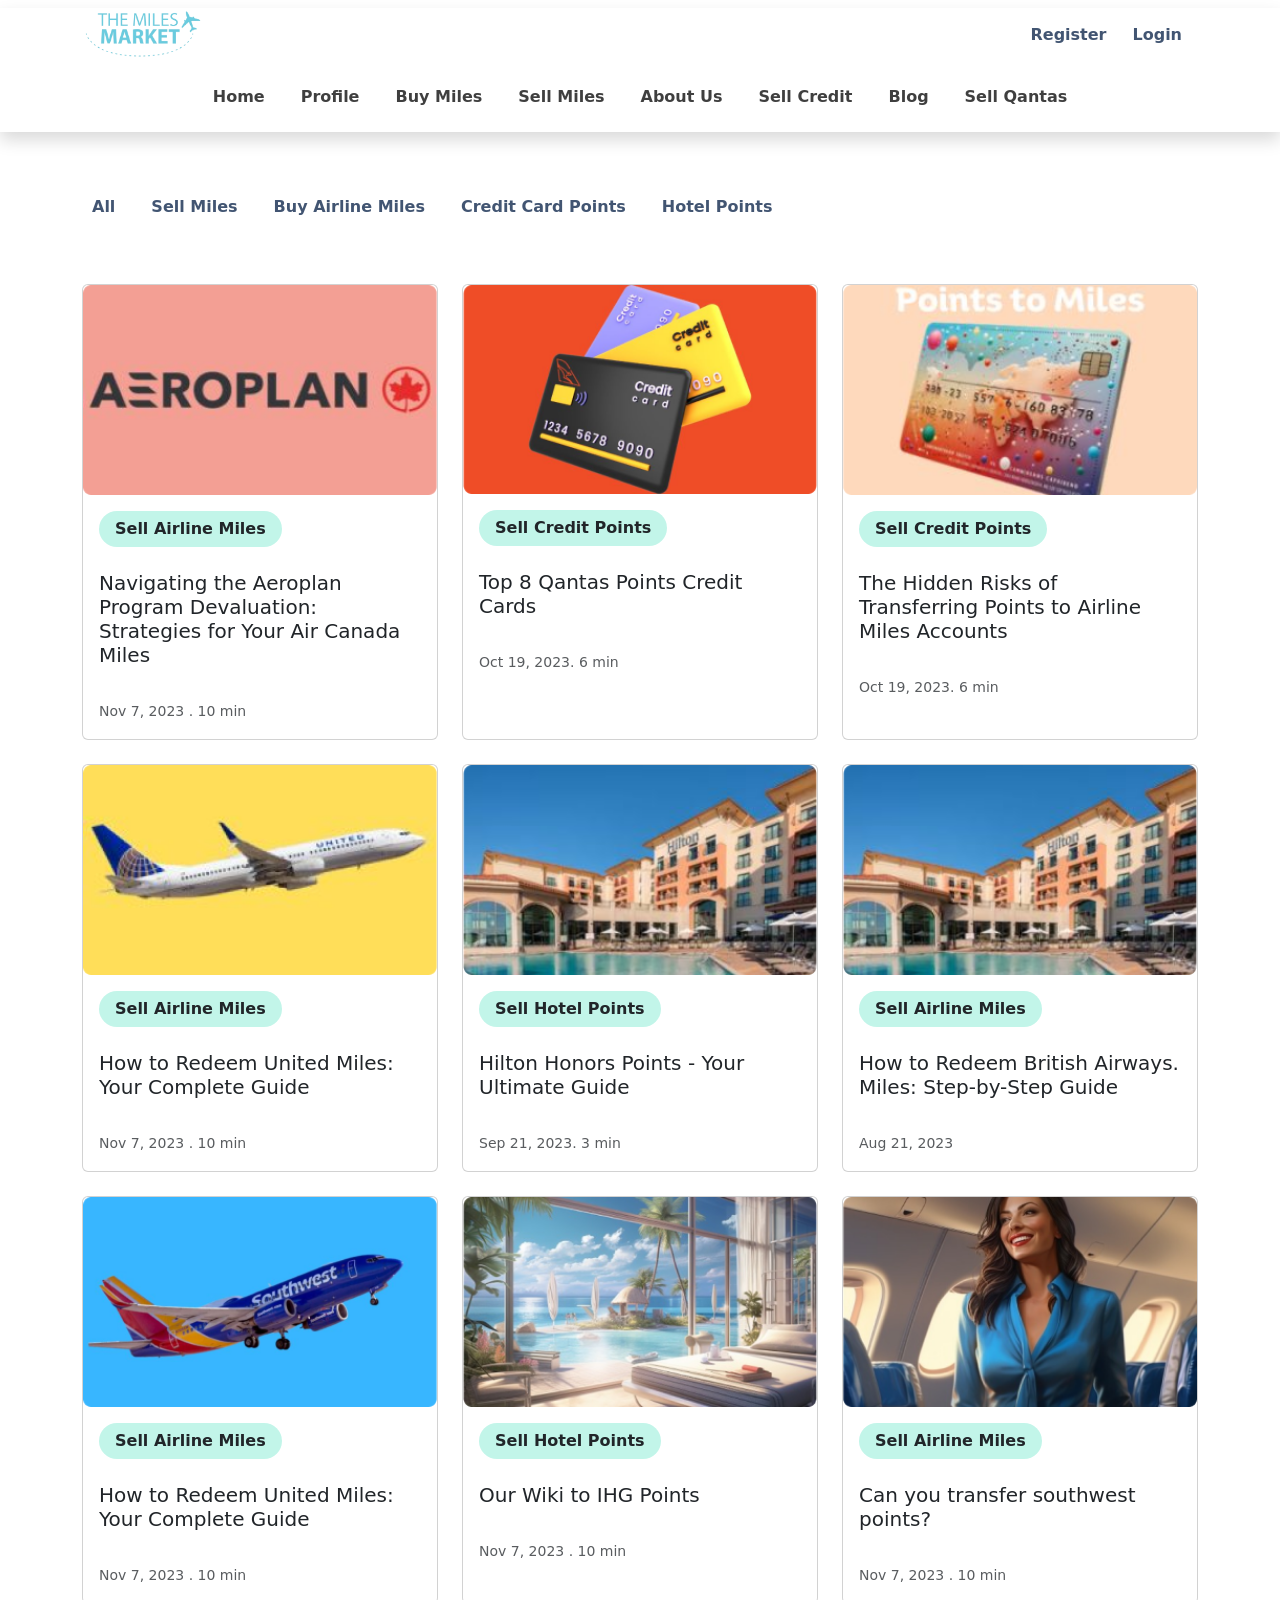
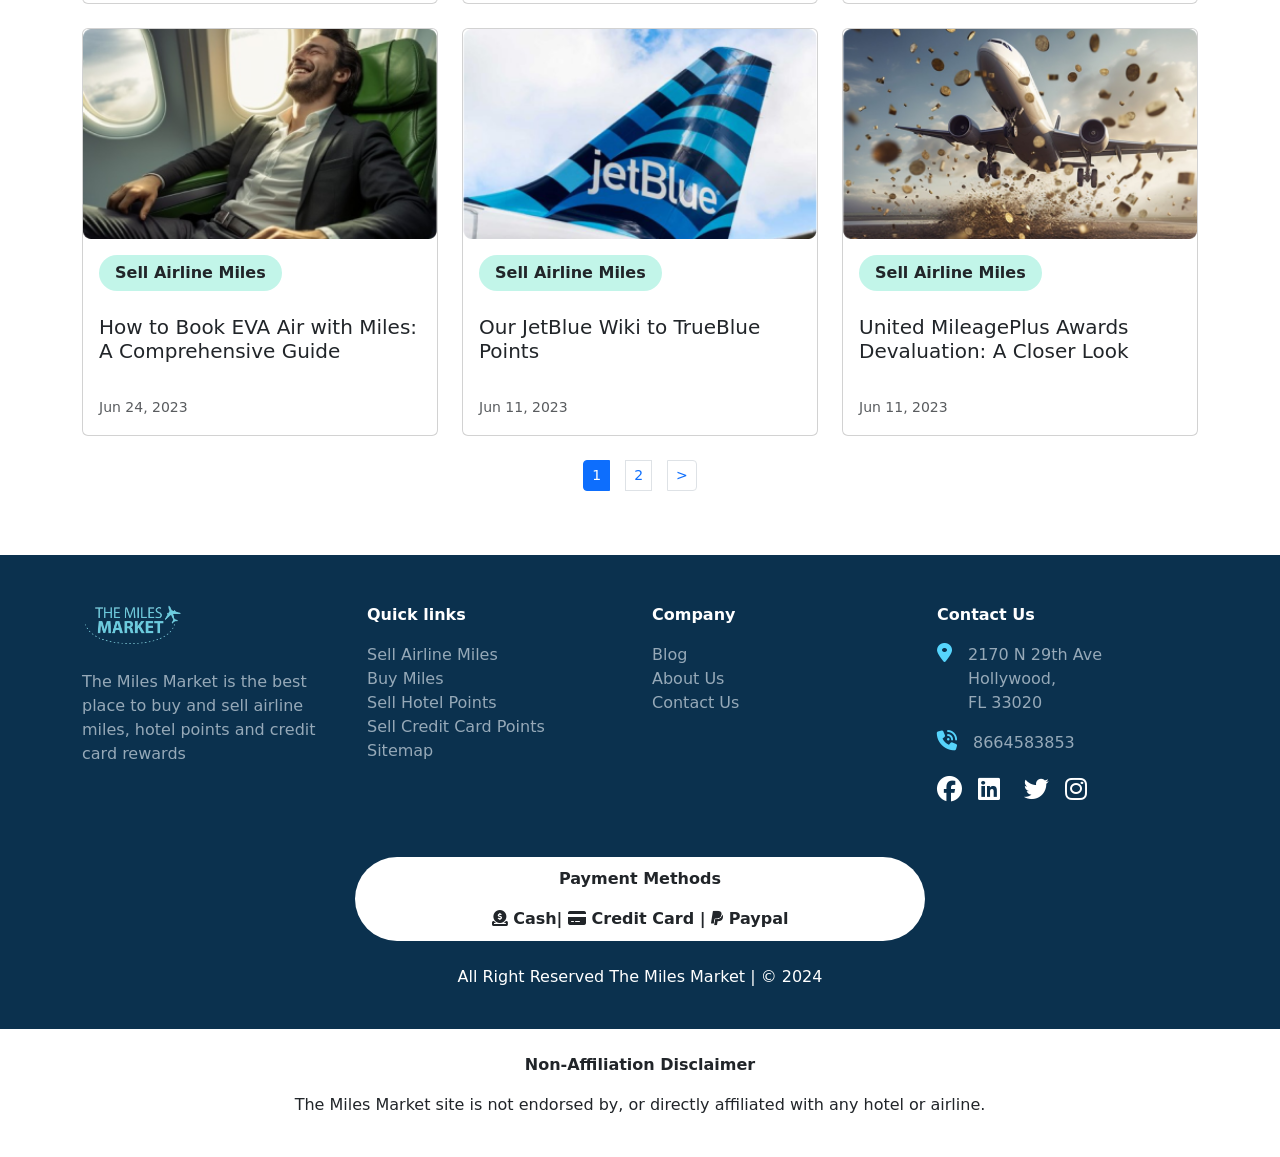
<file: blog.html>
<!DOCTYPE html>
<html lang="en">
<head>
    <meta charset="UTF-8">
    <meta name="viewport" content="width=device-width, initial-scale=1.0">
    <title>blog</title>

    <!-- bootstrap file added -->
    <link rel="stylesheet" href="css/bootstrap.css" />
    <link rel="stylesheet" href="css/index.css" />

    <!-- font awesome -->
    <link
      rel="stylesheet"
      href="https://cdnjs.cloudflare.com/ajax/libs/font-awesome/6.4.0/css/all.min.css"
      integrity="sha512-iecdLmaskl7CVkqkXNQ/ZH/XLlvWZOJyj7Yy7tcenmpD1ypASozpmT/E0iPtmFIB46ZmdtAc9eNBvH0H/ZpiBw=="
      crossorigin="anonymous"
      referrerpolicy="no-referrer"/>

    <link rel="stylesheet" href="css/animate.css" />

</head>
<body>
    <!-- navbar part -->
    <section class="divWhite shadow wow fadeIn" >
      <div class="container mx-auto ">
        <!-- part 1 -->
        <div class="mt-2 d-flex justify-content-between">
          <!-- logo -->
          <div>
            <a href="index.html">
              <img src="imgs/logo.png" style="width: 120px" class="img-fluid" alt="logo" />
            </a>
          </div>
          <!-- login reg button -->
          <div class="d-flex">
            <a class="nav-link active nav-link-ltr" href="register.html">Register</a>
            <a class="nav-link active nav-link-ltr mx-3" href="login.html">Login</a>
          </div>
        </div>

        <!-- part 2 -->
        <div>
          <nav class="navbar navbar-expand-lg">
            <div class="container-fluid">
              <div>
                <!-- empty -->
              </div>
              <!-- collapse responsive button -->
              <!-- data-bs-target related to id -->
              <button
                class="navbar-toggler"
                type="button"
                data-bs-toggle="collapse"
                data-bs-target="#navbarNavAltMarkup"
                aria-controls="navbarNavAltMarkup"
                aria-expanded="false"
                aria-label="Toggle navigation"
              >
                <span class="navbar-toggler-icon"></span>
              </button>

              <!-- id for this part -->
              <div class="collapse navbar-collapse" id="navbarNavAltMarkup">
                <div class="navbar-nav mx-auto">
                  <a class="nav-link active nav-link-ltr" href="index.html">Home</a>
                  <a class="nav-link active nav-link-ltr" href="profile.html">Profile</a>
                  <a class="nav-link active nav-link-ltr" href="buyMiles.html">Buy Miles</a>
                  <a class="nav-link active nav-link-ltr" href="sellMiles.html">Sell Miles</a>
                  <a class="nav-link active nav-link-ltr" href="about.html">About Us</a>
                  <a class="nav-link active nav-link-ltr" href="sellCredits.html">Sell Credit
                  </a>
                  <a class="nav-link active nav-link-ltr" href="blog.html">Blog</a>
                  <a class="nav-link active nav-link-ltr" href="sellqantas.html">Sell Qantas</a>
                </div>
              </div>
            </div>
          </nav>
        </div>

      </div>
    </section>
    <!-- navbar part end -->

    <!-- blog part -->
    <section class="container mx-auto mt-5 mb-5 ">
        <h1> </h1>
        <!-- tabs -->
        <ul class="nav nav-underline wow bounce">
            <li class="nav-item">
                <a class="nav-link " aria-current="page" href="#">All</a>
            </li>

            <li class="nav-item">
                <a class="nav-link " aria-current="page" href="#">Sell Miles</a>
            </li>

            <li class="nav-item">
                <a class="nav-link " aria-current="page" href="#">Buy Airline Miles</a>
            </li>

            <li class="nav-item">
                <a class="nav-link " aria-current="page" href="#">Credit Card Points</a>
            </li>

            <li class="nav-item">
                <a class="nav-link " aria-current="page" href="#">Hotel Points</a>
            </li>
        
        </ul>

        <!-- cards -->
        <div class="row row-cols-1 row-cols-md-3 g-4 mt-4">
            <!-- 1 -->
            <div class="col wow pulse">
                <div class="card h-100">
                <img src="imgs/blg1.png" class="card-img-top" alt="...">
                <div class="card-body">
                    <button type="button" class="btn px-3 " style="background-color: #C2F5E9;
                        border-radius: 20px; border: none;"  > <b>Sell Airline Miles</b>
                    </button>
                    <br><br>
                    <h5 class="card-title">Navigating the Aeroplan Program Devaluation: Strategies for Your Air Canada Miles</h5>
                    <br>
                    <p class="card-text">
                        <small class="text-body-secondary"> Nov 7, 2023 . 10 min </small>
                    </p>
                </div>
                </div>
            </div>

            <!-- 2 -->
            <div class="col wow pulse">
                <div class="card h-100">
                <img src="imgs/blg2.png" class="card-img-top" alt="...">
                <div class="card-body">
                    <button type="button" class="btn px-3 " style="background-color: #C2F5E9;
                        border-radius: 20px; border: none;"  > <b>Sell Credit Points</b>
                    </button>
                    <br><br>
                    <h5 class="card-title">Top 8 Qantas Points Credit Cards</h5>
                    <br>
                    <p class="card-text">
                        <small class="text-body-secondary"> Oct 19, 2023. 6 min </small>
                    </p>
                </div>
                </div>
            </div>

            <!-- 3 -->
            <div class="col wow pulse">
                <div class="card h-100">
                <img src="imgs/blg3.png" class="card-img-top" alt="...">
                <div class="card-body">
                    <button type="button" class="btn px-3 " style="background-color: #C2F5E9;
                        border-radius: 20px; border: none;"  > <b>Sell Credit Points</b>
                    </button>
                    <br><br>
                    <h5 class="card-title">The Hidden Risks of Transferring Points to Airline Miles Accounts</h5>
                    <br>
                    <p class="card-text">
                        <small class="text-body-secondary"> Oct 19, 2023. 6 min </small>
                    </p>
                </div>
                </div>
            </div>

            <!-- 4 -->
            <div class="col wow pulse">
                <div class="card h-100">
                <img src="imgs/blg4.png" class="card-img-top" alt="...">
                <div class="card-body">
                    <button type="button" class="btn px-3 " style="background-color: #C2F5E9;
                        border-radius: 20px; border: none;"  > <b>Sell Airline Miles</b>
                    </button>
                    <br><br>
                    <h5 class="card-title">How to Redeem United Miles: Your Complete Guide</h5>
                    <br>
                    <p class="card-text">
                        <small class="text-body-secondary"> Nov 7, 2023 . 10 min </small>
                    </p>
                </div>
                </div>
            </div>

            <!-- 5 -->
            <div class="col wow pulse">
                <div class="card h-100">
                <img src="imgs/blg5.png" class="card-img-top" alt="...">
                <div class="card-body">
                    <button type="button" class="btn px-3 " style="background-color: #C2F5E9;
                        border-radius: 20px; border: none;"  > <b>Sell Hotel Points</b>
                    </button>
                    <br><br>
                    <h5 class="card-title">Hilton Honors Points - Your Ultimate Guide</h5>
                    <br>
                    <p class="card-text">
                        <small class="text-body-secondary"> Sep 21, 2023. 3 min </small>
                    </p>
                </div>
                </div>
            </div>

            <!-- 6 -->
            <div class="col wow pulse">
                <div class="card h-100">
                <img src="imgs/blg5.png" class="card-img-top" alt="...">
                <div class="card-body">
                    <button type="button" class="btn px-3 " style="background-color: #C2F5E9;
                        border-radius: 20px; border: none;"  > <b>Sell Airline Miles</b>
                    </button>
                    <br><br>
                    <h5 class="card-title"> How to Redeem British Airways. Miles: Step-by-Step Guide</h5>
                    <br>
                    <p class="card-text">
                        <small class="text-body-secondary"> Aug 21, 2023 </small>
                    </p>
                </div>
                </div>
            </div>

            <!-- 7 -->
            <div class="col wow pulse">
                <div class="card h-100">
                <img src="imgs/blg7.png" class="card-img-top" alt="...">
                <div class="card-body">
                    <button type="button" class="btn px-3 " style="background-color: #C2F5E9;
                        border-radius: 20px; border: none;"  > <b>Sell Airline Miles</b>
                    </button>
                    <br><br>
                    <h5 class="card-title">How to Redeem United Miles: Your Complete Guide</h5>
                    <br>
                    <p class="card-text">
                        <small class="text-body-secondary"> Nov 7, 2023 . 10 min </small>
                    </p>
                </div>
                </div>
            </div>

            <!-- 8 -->
            <div class="col wow pulse">
                <div class="card h-100">
                <img src="imgs/blg8.png" class="card-img-top" alt="...">
                <div class="card-body">
                    <button type="button" class="btn px-3 " style="background-color: #C2F5E9;
                        border-radius: 20px; border: none;"  > <b>Sell Hotel Points</b>
                    </button>
                    <br><br>
                    <h5 class="card-title">Our Wiki to IHG Points</h5>
                    <br>
                    <p class="card-text">
                        <small class="text-body-secondary"> Nov 7, 2023 . 10 min </small>
                    </p>
                </div>
                </div>
            </div>

            <!-- 9 -->
            <div class="col wow pulse">
                <div class="card h-100">
                <img src="imgs/blg9.png" class="card-img-top" alt="...">
                <div class="card-body">
                    <button type="button" class="btn px-3 " style="background-color: #C2F5E9;
                        border-radius: 20px; border: none;"  > <b>Sell Airline Miles</b>
                    </button>
                    <br><br>
                    <h5 class="card-title">Can you transfer southwest points?</h5>
                    <br>
                    <p class="card-text">
                        <small class="text-body-secondary"> Nov 7, 2023 . 10 min </small>
                    </p>
                </div>
                </div>
            </div>

            <!-- 10 -->
            <div class="col wow pulse">
                <div class="card h-100">
                <img src="imgs/blg10.png" class="card-img-top" alt="...">
                <div class="card-body">
                    <button type="button" class="btn px-3 " style="background-color: #C2F5E9;
                        border-radius: 20px; border: none;"  > <b>Sell Airline Miles</b>
                    </button>
                    <br><br>
                    <h5 class="card-title">How to Book EVA Air with Miles: A Comprehensive Guide</h5>
                    <br>
                    <p class="card-text">
                        <small class="text-body-secondary"> Jun 24, 2023 </small>
                    </p>
                </div>
                </div>
            </div>

            <!-- 11 -->
            <div class="col wow pulse">
                <div class="card h-100">
                <img src="imgs/blg11.png" class="card-img-top" alt="...">
                <div class="card-body">
                    <button type="button" class="btn px-3 " style="background-color: #C2F5E9;
                        border-radius: 20px; border: none;"  > <b>Sell Airline Miles</b>
                    </button>
                    <br><br>
                    <h5 class="card-title">Our JetBlue Wiki to TrueBlue Points</h5>
                    <br>
                    <p class="card-text">
                        <small class="text-body-secondary"> Jun 11, 2023 </small>
                    </p>
                </div>
                </div>
            </div>

            <!-- 12 -->
            <div class="col wow pulse">
                <div class="card h-100">
                <img src="imgs/blg12.png" class="card-img-top" alt="...">
                <div class="card-body">
                    <button type="button" class="btn px-3 " style="background-color: #C2F5E9;
                        border-radius: 20px; border: none;"  > <b>Sell Airline Miles</b>
                    </button>
                    <br><br>
                    <h5 class="card-title"> United MileagePlus Awards Devaluation: A Closer Look </h5>
                    <br>
                    <p class="card-text">
                        <small class="text-body-secondary"> Jun 11, 2023 </small>
                    </p>
                </div>
                </div>
            </div>

        </div>

        <br>
        <!-- pagination -->
        <div class="pagination justify-content-center wow bounce">
          <nav  aria-label="...">
            <ul class="pagination pagination-sm">
              <li class="page-item active mx-2" aria-current="page">
                <span class="page-link">1</span>
              </li>
              <li class="page-item mx-2 "><a class="page-link" href="#">2</a></li>
              <li class="page-item mx-2"><a class="page-link" href="#">></a></li>
            </ul>
          </nav>
        </div>
        <!-- pagination end -->

    </section>
    <!-- blog part end -->

    <!-- footer part -->
    <section class="wow fadeIn">
      <!-- part 1 -->
      <div style="background-color: #0B314E;">
        <br>
        <div class="container mx-auto mt-4" >
          <div class="row">
            <!-- 1 -->
            <div class="col-12 col-md-6 col-lg-3" >

              <img src="imgs/logo.png" style="width: 100px" class="img-fluid" alt="">
              <br><br>
              <p class="footerText" >
                The Miles Market is the best place to buy and sell airline miles, hotel points and credit card rewards
              </p>
            </div>

            <!-- 2 -->
            <div class="col-12 col-md-6 col-lg-3" >
              <p class="text-white"> <b>Quick links</b> </p>
              <a href="" class="footerLinks" >Sell Airline Miles</a>
              <br>
              <a href="" class="footerLinks" >Buy Miles</a>
              <br>
              <a href="" class="footerLinks" >Sell Hotel Points</a>
              <br>
              <a href="" class="footerLinks" >Sell Credit Card Points</a>
              <br>
              <a href="" class="footerLinks" >Sitemap</a>
            </div>

            <!-- 3 -->
            <div class="col-12 col-md-6 col-lg-3" >
              <p class="text-white"> <b>Company</b> </p>
              <a href="" class="footerLinks" >Blog</a>
              <br>
              <a href="" class="footerLinks" >About Us</a>
              <br>
              <a href="" class="footerLinks" >Contact Us</a>
            </div>

            <!-- 4 -->
            <div class="col-12 col-md-6 col-lg-3" >
              <p class="text-white"> <b>Contact Us</b> </p>
              <!-- address -->
              <span class="d-flex " >
                <i class="fa-solid fa-location-dot " style="color: #56D4FC; font-size: 20px;"></i>
                <p class="footerLinks mx-3">2170 N 29th Ave Hollywood, <br> FL 33020</p>
              </span>

              <!-- phone -->
              <span class="d-flex " >
                <i class="fa-solid fa-phone-volume " style="color: #56D4FC; font-size: 20px;"></i>
                <p class="footerLinks mx-3">8664583853</p>
              </span>

              <!-- social icons -->
              <span class="text-white " style="font-size: 25px; " >
                <i class="fa-brands fa-facebook"></i>
                <i class="fa-brands fa-linkedin mx-2"></i>
                <i class="fa-brands fa-twitter mx-2"></i>
                <i class="fa-brands fa-instagram"></i>
              </span>

            </div>
            
          </div>
          <br> <br>

          <!-- payment part -->
          <div class="row">
            <div class="text-center col-10 col-md-6 smallDiv" >
              <p >
                <b>Payment Methods</b> 
              </p>
              <!-- icons -->
              <b >
                <i class="fa-solid fa-circle-dollar-to-slot"></i> Cash| 
                <i class="fa-solid fa-credit-card"></i> Credit Card |
                <i class="fa-brands fa-paypal"></i> Paypal
              </b>
            </div>
          </div>
          
          <br>
          <p class="text-white text-center" > All Right Reserved The Miles Market | © 2024</p>
          <br>
        </div>

      </div>

      <br>
      <!-- part 2 -->
      <span class="text-center">
        <p> <b>Non-Affiliation Disclaimer</b> </p>
        <p>The Miles Market site is not endorsed by, or directly affiliated with any hotel or airline.</p>
      </span>
      <br>
    </section>
    <!-- footer part end -->
    
    <script src="js/wow.min.js"></script>
    <script src="js/bootstrap.bundle.min.js"></script>
</body>
</html>
</file>
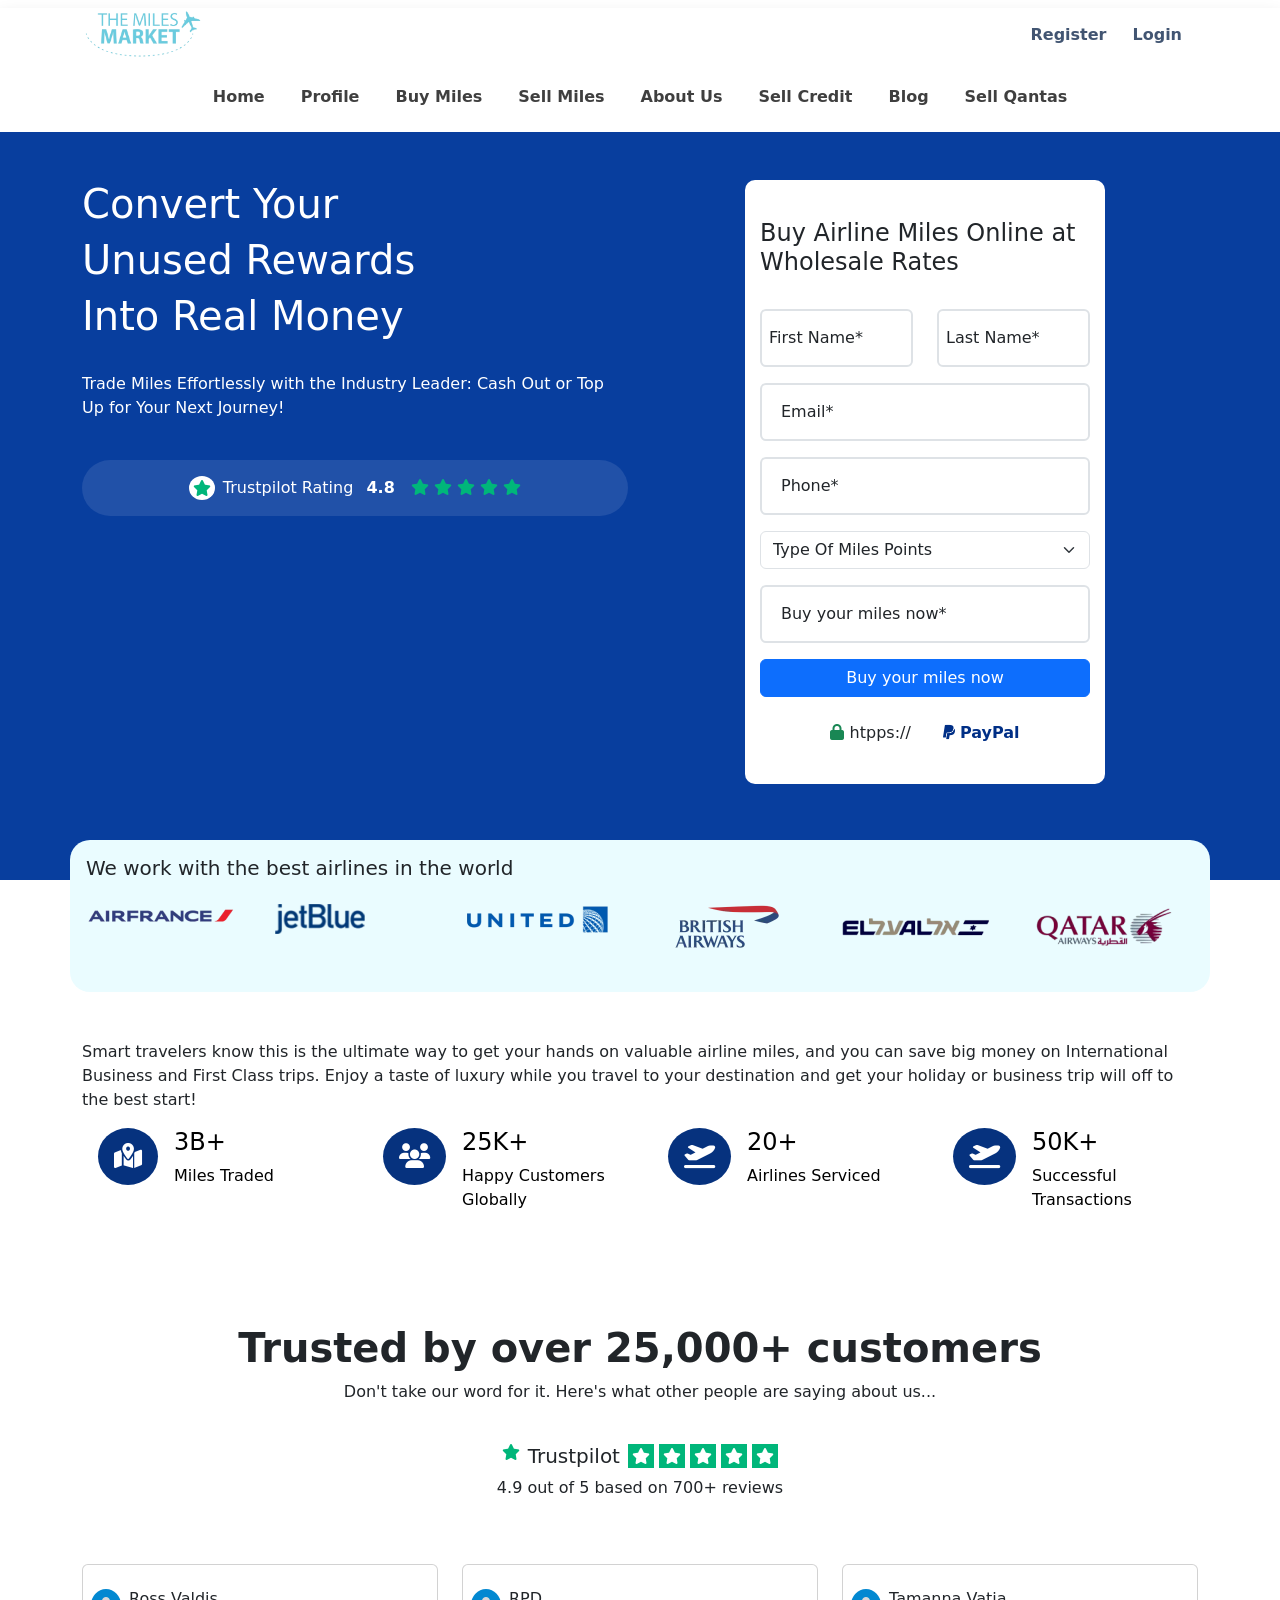
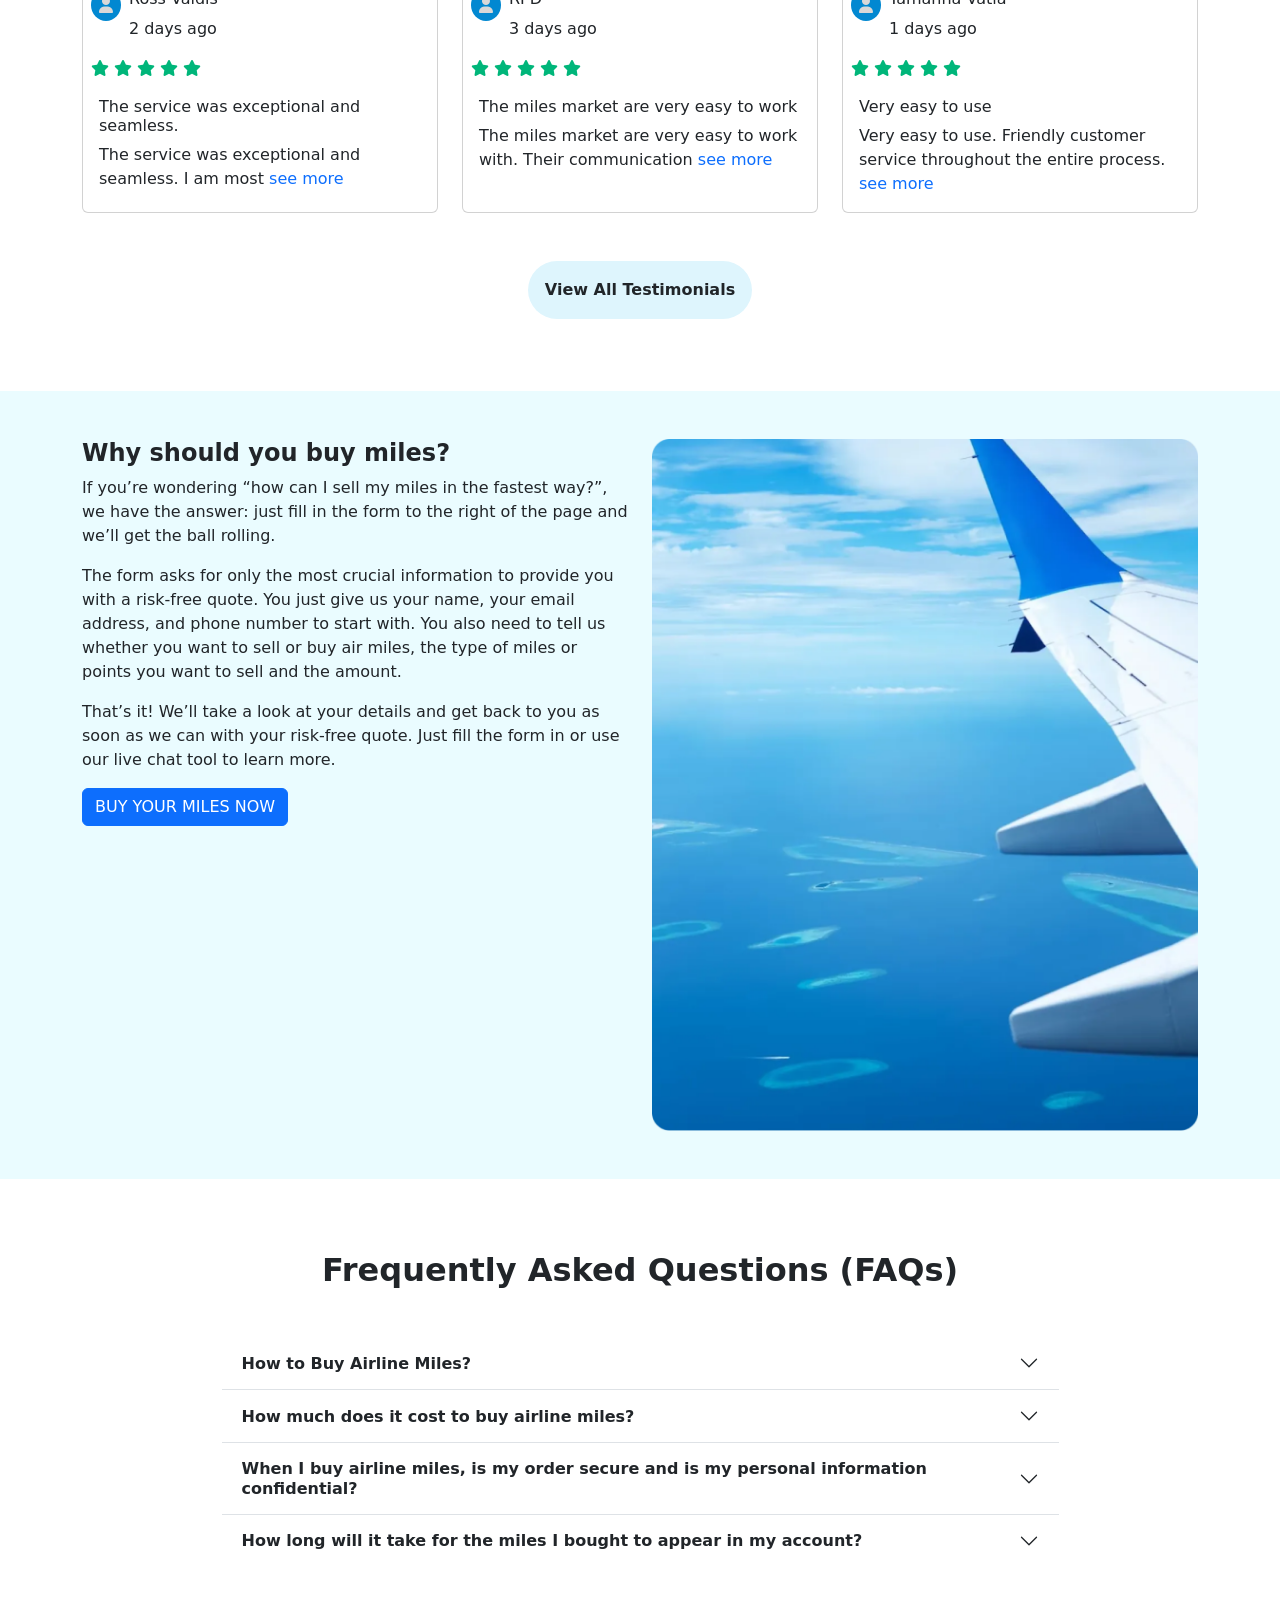
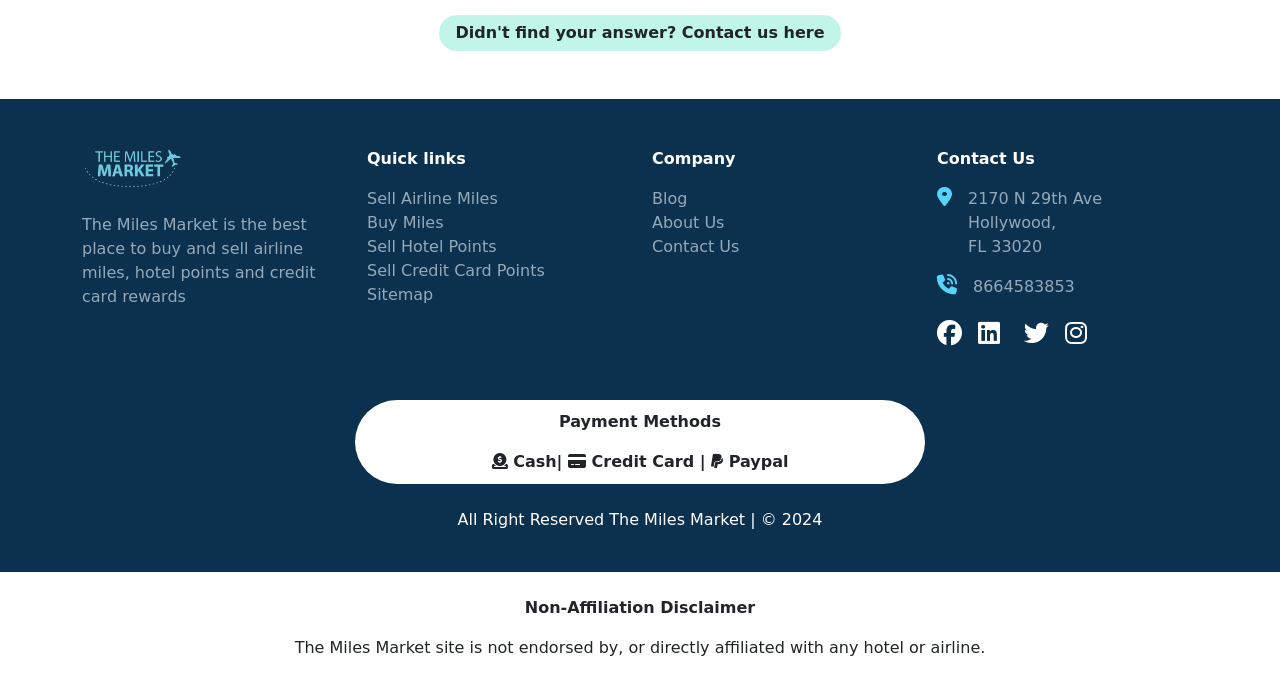
<file: buyMiles.html>
<!DOCTYPE html>
<html lang="en">
<head>
    <meta charset="UTF-8">
    <meta name="viewport" content="width=device-width, initial-scale=1.0">
    <title>buy miles</title>

    <!-- bootstrap file added -->
    <link rel="stylesheet" href="css/bootstrap.css" />
    <link rel="stylesheet" href="css/index.css" />
    <link rel="stylesheet" href="css/buymiles.css">

    <link rel="stylesheet" href="css/animate.css" />

    <!-- font awesome -->
    <link
      rel="stylesheet"
      href="https://cdnjs.cloudflare.com/ajax/libs/font-awesome/6.4.0/css/all.min.css"
      integrity="sha512-iecdLmaskl7CVkqkXNQ/ZH/XLlvWZOJyj7Yy7tcenmpD1ypASozpmT/E0iPtmFIB46ZmdtAc9eNBvH0H/ZpiBw=="
      crossorigin="anonymous"
      referrerpolicy="no-referrer"/>

</head>
<body>
    <!-- navbar part -->
    <section class="divWhite shadow wow fadeIn" >
      <div class="container mx-auto ">
        <!-- part 1 -->
        <div class="mt-2 d-flex justify-content-between">
          <!-- logo -->
          <div>
            <a href="index.html">
              <img src="imgs/logo.png" style="width: 120px" class="img-fluid" alt="logo" />
            </a>
          </div>
          <!-- login reg button -->
          <div class="d-flex">
            <a class="nav-link active nav-link-ltr" href="register.html">Register</a>
            <a class="nav-link active nav-link-ltr mx-3" href="login.html">Login</a>
          </div>
        </div>

        <!-- part 2 -->
        <div>
          <nav class="navbar navbar-expand-lg">
            <div class="container-fluid">
              <div>
                <!-- empty -->
              </div>
              <!-- collapse responsive button -->
              <!-- data-bs-target related to id -->
              <button
                class="navbar-toggler"
                type="button"
                data-bs-toggle="collapse"
                data-bs-target="#navbarNavAltMarkup"
                aria-controls="navbarNavAltMarkup"
                aria-expanded="false"
                aria-label="Toggle navigation"
              >
                <span class="navbar-toggler-icon"></span>
              </button>

              <!-- id for this part -->
              <div class="collapse navbar-collapse" id="navbarNavAltMarkup">
                <div class="navbar-nav mx-auto">
                  <a class="nav-link active nav-link-ltr" href="index.html">Home</a>
                  <a class="nav-link active nav-link-ltr" href="profile.html">Profile</a>
                  <a class="nav-link active nav-link-ltr" href="buyMiles.html">Buy Miles</a>
                  <a class="nav-link active nav-link-ltr" href="sellMiles.html">Sell Miles</a>
                  <a class="nav-link active nav-link-ltr" href="about.html">About Us</a>
                  <a class="nav-link active nav-link-ltr" href="sellCredits.html">Sell Credit
                  </a>
                  <a class="nav-link active nav-link-ltr" href="blog.html">Blog</a>
                  <a class="nav-link active nav-link-ltr" href="sellqantas.html">Sell Qantas</a>
                </div>
              </div>
            </div>
          </nav>
        </div>

      </div>
    </section>
    <!-- navbar part end -->


    <!-- banner part -->
    <section class="divBack">
      <br />
      <br />
      <div class="container max-auto ">
        <div class="row">
          <!-- 1st column -->
          <div class="col-12 col-lg-6 col-md-6 wow slideInLeft">
            <h1 class="text-white">Convert Your</h1>
            <h1 class="text-white">Unused Rewards</h1>
            <h1 class="text-white">Into Real Money</h1>

            <br />
            <p class="text-white">
              Trade Miles Effortlessly with the Industry Leader: Cash Out or Top
              Up for Your Next Journey!
            </p>
            <br />

            <!-- rating -->
            <div
              class="d-flex justify-content-center align-items-center"
              style="background-color: #2151a8; border-radius: 50px"
            >
              <div class="d-flex align-items-center">
                <span>
                  <i
                    class="fa-solid fa-star star p-1"
                    style="background-color: white; border-radius: 100%"
                  ></i>
                </span>

                <p class="text-white mx-2 mt-3">
                  Trustpilot Rating <b class="mx-2">4.8</b>
                </p>
              </div>

              <div class="d-flex">
                <span>
                  <i class="fa-solid fa-star star"></i>
                  <i class="fa-solid fa-star star"></i>
                  <i class="fa-solid fa-star star"></i>
                  <i class="fa-solid fa-star star"></i>
                  <i class="fa-solid fa-star star"></i>
                </span>
              </div>
            </div>
            <br />
            <br />
          </div>

          <!-- 2nd column -->
          <div class="col-12 col-lg-6 col-md-6 wow slideInRight">
            <div class="formWidth">
              <br />
              <h4>Buy Airline Miles Online at Wholesale Rates</h4>
              
              <br />
              <form action="">
                <!-- first & last name -->
                <div class="row">
                  <!-- first name -->
                  <div class="form-floating col-12 mb-3 col-md-6 col-lg-6">
                    <input
                      type="text"
                      class="form-control border-2"
                      id="floatingInput"
                      placeholder="email"
                      required
                    />
                    <label for="floatingInput" class="mx-2">First Name*</label>
                  </div>
                  <!-- last name -->
                  <div class="form-floating col-12 mb-3 col-md-6 col-lg-6">
                    <input
                      type="text"
                      class="form-control border-2"
                      id="floatingPassword"
                      placeholder="Password"
                      required
                    />
                    <label for="floatingPassword" class="mx-2"
                      >Last Name*</label
                    >
                  </div>
                </div>

                <!-- email -->
                <div class="form-floating mb-3">
                  <input
                    type="email"
                    class="form-control border-2"
                    id="floatingPassword"
                    placeholder="Password"
                    required
                  />
                  <label for="floatingPassword" class="mx-2">Email*</label>
                </div>

                <!-- phone -->
                <div class="form-floating mb-3">
                  <input
                    type="text"
                    class="form-control border-2"
                    id="floatingPassword"
                    placeholder="Password"
                    required
                  />
                  <label for="floatingPassword" class="mx-2">Phone*</label>
                </div>

                <!-- types -->
                <div class="mb-3">
                    <select
                      class="form-select"
                      aria-label="Default select example"
                    >
                      <option selected>Type Of Miles Points</option>
                      <option value="1">A</option>
                      <option value="2">B</option>
                      <option value="3">C</option>
                    </select>
                </div>

                <!-- amount of points -->
                <div class="form-floating mb-3">
                  <input
                    type="text"
                    class="form-control border-2"
                    id="floatingPassword"
                    placeholder="Password"
                    required
                  />
                  <label for="floatingPassword" class="mx-2">Buy your miles now*</label
                  >
                </div>

                <!-- button -->
                <div class="d-grid">
                  <button class="btn btn-primary">
                    Buy your miles now
                  </button>
                </div>
                <br />

                <!-- logo -->
                <div class="d-flex justify-content-center">
                  <div class="mx-3">
                    <i class="fa-solid fa-lock text-success"> </i> htpps://
                  </div>
                  <div class="mx-3">
                    <span style="color: #002f86">
                      <i class="fa-brands fa-paypal"></i> <b>PayPal</b>
                    </span>
                  </div>
                </div>
                <br />
              </form>
            </div>
          </div>
          
        </div>

        <br><br><br><br>
      </div>

    </section>
    <!-- banner part end -->

    <section class="container mx-auto p-3 divStyle wow pulse" style="background-color: #EAFCFF;" >
        <h5 class="mb-4">We work with the best airlines in the world</h5>
        
        <div class="row ">
            <!-- 1 -->
            <div class="col-6 col-lg-2 col-md-4">
                <img src="imgs/logo1.png" class="img-fluid" alt="">
            </div>
            <br><br><br>
            <!-- 2 -->
            <div class="col-6 col-lg-2 col-md-4">
                <img src="imgs/logo2.png" class="img-fluid" alt="">
            </div>
            <br><br><br>
            <!-- 3 -->
            <div class="col-6 col-lg-2 col-md-4">
                <img src="imgs/logo3.png" class="img-fluid" alt="">
            </div>
            <br><br><br>
            <!-- 4 -->
            <div class="col-6 col-lg-2 col-md-4">
                <img src="imgs/logo4.png" class="img-fluid" alt="">
            </div>
            <br><br><br>
            <!-- 5 -->
            <div class="col-6 col-lg-2 col-md-4">
                <img src="imgs/logo5.png" class="img-fluid" alt="">
            </div>
            <br><br><br>
            <!-- 6 -->
            <div class="col-6 col-lg-2 col-md-4">
                <img src="imgs/logo6.png" class="img-fluid" alt="">
            </div>
            <br><br><br>
        </div>

    </section>


    <!-- numbers part-->
    <section class="container mx-auto mt-5 mb-5 wow bounce">
        <p>
            Smart travelers know this is the ultimate way to get your hands on valuable airline miles, and you can save big money on International Business and First Class trips. Enjoy a taste of luxury while you travel to your destination and get your holiday or business trip will off to the best start!
        </p>
        <div class="row g-4">
          <!-- 1 -->
          <div class="d-flex col-lg-3 col-md-6 col-12">
            <!-- logo -->
            <div class="mx-3">
              <span>
                <i
                  class="fa-solid fa-map-location-dot text-white p-3"
                  style="
                    background-color: #06327e;
                    border-radius: 100%;
                    font-size: 25px;
                  "
                ></i>
              </span>
            </div>
            <div class="text-black">
              <h4>3B+</h4>
              <p>Miles Traded</p>
            </div>
          </div>

          <!-- 2 -->
          <div class="d-flex col-lg-3 col-md-6 col-12">
            <!-- logo -->
            <div class="mx-3">
              <span>
                <i
                  class="fa-solid fa-users text-white p-3"
                  style="
                    background-color: #06327e;
                    border-radius: 100%;
                    font-size: 25px;
                  "
                ></i>
              </span>
            </div>
            <div class="text-black">
              <h4>25K+</h4>
              <p>Happy Customers Globally</p>
            </div>
          </div>

          <!-- 3 -->
          <div class="d-flex col-lg-3 col-md-6 col-12">
            <!-- logo -->
            <div class="mx-3">
              <span>
                <i
                  class="fa-solid fa-plane-departure text-white p-3"
                  style="
                    background-color: #06327e;
                    border-radius: 100%;
                    font-size: 25px;
                  "
                ></i>
              </span>
            </div>
            <div class="text-black">
              <h4>20+</h4>
              <p>Airlines Serviced</p>
            </div>
          </div>

          <!-- 4 -->
          <div class="d-flex col-lg-3 col-md-6 col-12">
            <!-- logo -->
            <div class="mx-3">
              <span>
                <i
                  class="fa-solid fa-plane-departure text-white p-3"
                  style="
                    background-color: #06327e;
                    border-radius: 100%;
                    font-size: 25px;
                  "
                ></i>
              </span>
            </div>
            <div class="text-black">
              <h4>50K+</h4>
              <p>Successful Transactions</p>
            </div>
          </div>
        </div>
    </section>
    <!-- numbers part end -->

    <!-- trusted over -->
    <section  >
      <br><br>
      <div class="container mx-auto">
        <!-- heading -->
        <div class="text-center wow fadeIn">
          <h1><b>Trusted by over 25,000+ customers</b></h1>
          <p>
            Don't take our word for it. Here's what other people are saying
            about us...
          </p>
        </div>
        <br />

        <!-- star -->
        <div class="wow bounce" >
          <span class="d-flex justify-content-center">
            <i class="fa-solid fa-star star mx-2"></i>
            <h5>Trustpilot</h5>
            <span class="mx-2">
              <i class="fa-solid fa-star p-1 starStyle"></i>
              <i class="fa-solid fa-star p-1 starStyle"></i>
              <i class="fa-solid fa-star p-1 starStyle"></i>
              <i class="fa-solid fa-star p-1 starStyle"></i>
              <i class="fa-solid fa-star p-1 starStyle"></i>
            </span>
          </span>
          <p class="text-center">4.9 out of 5 based on 700+ reviews</p>
        </div>
        <br />
        <br />

        <!-- review card -->
        <div class="row row-cols-1 row-cols-lg-3 row-cols-md-3 g-4">
          <!-- 1 -->
          <div class="col wow slideInLeft">
            <div class="card h-100">
              <br />
              <!-- user logo and stars-->
              <span>
                <!-- name & logo -->
                <span class="d-flex">
                  <span>
                    <i class="fa-solid fa-user p-2 cardIcon mx-2"></i>
                  </span>
                  <span class="">
                    <h6>Ross Valdis</h6>
                    <p>2 days ago</p>
                  </span>
                </span>

                <!-- stars -->
                <span class="mx-2">
                  <i class="fa-solid fa-star star"></i>
                  <i class="fa-solid fa-star star"></i>
                  <i class="fa-solid fa-star star"></i>
                  <i class="fa-solid fa-star star"></i>
                  <i class="fa-solid fa-star star"></i>
                </span>
              </span>

              <div class="card-body">
                <h6 class="card-title">
                  The service was exceptional and seamless.
                </h6>
                <p class="card-text">
                  The service was exceptional and seamless. I am most <a style="text-decoration: none" href="">see more</a>
                </p>
              </div>
            </div>
          </div>

          <!-- 2 -->
          <div class="col wow fadeIn">
            <div class="card h-100">
              <br />
              <!-- user logo and stars-->
              <span>
                <!-- name & logo -->
                <span class="d-flex">
                  <span>
                    <i class="fa-solid fa-user p-2 cardIcon mx-2"></i>
                  </span>
                  <span class="">
                    <h6>RPD</h6>
                    <p>3 days ago</p>
                  </span>
                </span>

                <!-- stars -->
                <span class="mx-2">
                  <i class="fa-solid fa-star star"></i>
                  <i class="fa-solid fa-star star"></i>
                  <i class="fa-solid fa-star star"></i>
                  <i class="fa-solid fa-star star"></i>
                  <i class="fa-solid fa-star star"></i>
                </span>
              </span>

              <div class="card-body">
                <h6 class="card-title">
                  The miles market are very easy to work
                </h6>
                <p class="card-text">
                  The miles market are very easy to work with. Their communication  <a style="text-decoration: none" href="">see more</a>
                </p>
              </div>
            </div>
          </div>

          <!-- 3 -->
          <div class="col wow slideInRight">
            <div class="card h-100">
              <br />
              <!-- user logo and stars-->
              <span>
                <!-- name & logo -->
                <span class="d-flex">
                  <span>
                    <i class="fa-solid fa-user p-2 cardIcon mx-2"></i>
                  </span>
                  <span class="">
                    <h6>Tamanna Vatia</h6>
                    <p>1 days ago</p>
                  </span>
                </span>

                <!-- stars -->
                <span class="mx-2">
                  <i class="fa-solid fa-star star"></i>
                  <i class="fa-solid fa-star star"></i>
                  <i class="fa-solid fa-star star"></i>
                  <i class="fa-solid fa-star star"></i>
                  <i class="fa-solid fa-star star"></i>
                </span>
              </span>

              <div class="card-body">
                <h6 class="card-title">
                  Very easy to use
                </h6>
                <p class="card-text">
                  Very easy to use. Friendly customer service throughout the entire process. <a style="text-decoration: none" href="">see more</a>
                </p>
              </div>
            </div>
          </div>
        </div>
        <!-- review card end -->
        <br /><br />
        <span class="d-flex justify-content-center">
          <a class="btn p-3 " style="background-color: #DEF5FD; border-radius: 30px;" href="" role="button"> <b>View All Testimonials</b>  </a>
        </span>
        <br><br><br>
      </div>
    </section>
    <!-- trusted over end -->

    <!-- Why should you buy miles? -->
    <section style="background-color: #EAFCFF;" class="p-5" >
        <div class="container mx-auto">
            <div class="row ">
                <div class="col-12 col-lg-6 col-md-6 wow slideInLeft" >
                    <h4> <b>Why should you buy miles?</b> </h4>
                    <p>
                        If you’re wondering “how can I sell my miles in the fastest way?”, we have the answer: just fill in the form to the right of the page and we’ll get the ball rolling.
                    </p>

                    <p>
                        The form asks for only the most crucial information to provide you with a risk-free quote. You just give us your name, your email address, and phone number to start with. You also need to tell us whether you want to sell or buy air miles, the type of miles or points you want to sell and the amount.
                    </p>

                    <p>
                        That’s it! We’ll take a look at your details and get back to you as soon as we can with your risk-free quote. Just fill the form in or use our live chat tool to learn more.
                    </p>

                    <button class="btn btn-primary " > BUY YOUR MILES NOW </button>

                </div>

                <div class="col-12 col-lg-6 col-md-6 wow slideInRight" >
                    <img src="imgs/air.png" class="img-fluid" alt="">
                </div>

            </div>

        </div>
    </section>
    <!-- Why should you buy miles end -->


    <!-- faq -->
    <section class="divWhite mt-5 wow bounce">
      <br>
      <div class="container mx-auto">
        <h2 class="text-center mb-5"> <b>Frequently Asked Questions (FAQs)</b> </h2>

        <div class="accordion accordion-flush w-75 mx-auto mb-4" id="accordionFlushExample">
          <!-- 1 -->
          <div class="accordion-item">
            <h2 class="accordion-header">
              <button class="accordion-button collapsed" type="button" data-bs-toggle="collapse" data-bs-target="#flush-collapseOne" aria-expanded="false" aria-controls="flush-collapseOne">
                <b>How to Buy Airline Miles?</b>
              </button>
            </h2>
            <div id="flush-collapseOne" class="accordion-collapse collapse" data-bs-parent="#accordionFlushExample">
              <div class="accordion-body">
                You can buy airline miles directly from the airline's website or through affiliated programs. Simply visit the airline's mileage store or contact their customer service to purchase miles. Keep in mind that buying miles is often more expensive than earning them through regular travel or credit card rewards.
              </div>
            </div>
          </div>

          <!-- 2 -->
          <div class="accordion-item">
            <h2 class="accordion-header">
              <button class="accordion-button collapsed" type="button" data-bs-toggle="collapse" data-bs-target="#flush-collapseTwo" aria-expanded="false" aria-controls="flush-collapseTwo">
                <b>How much does it cost to buy airline miles?</b>
              </button>
            </h2>
            <div id="flush-collapseTwo" class="accordion-collapse collapse" data-bs-parent="#accordionFlushExample">
                <div class="accordion-body">
                The cost of buying airline miles varies widely and depends on the airline, the number of miles you want to purchase, and any promotions or discounts available. On average, prices can range from 2 to 4 cents per mile. It's recommended to check with the specific airline for the most accurate and up-to-date pricing.
                </div>
            </div>
          </div>

          <!-- 3 -->
          <div class="accordion-item">
            <h2 class="accordion-header">
              <button class="accordion-button collapsed" type="button" data-bs-toggle="collapse" data-bs-target="#flush-collapseThree" aria-expanded="false" aria-controls="flush-collapseThree">
                <b> When I buy airline miles, is my order secure and is my personal information confidential? </b>
              </button>
            </h2>
            <div id="flush-collapseThree" class="accordion-collapse collapse" data-bs-parent="#accordionFlushExample">
                <div class="accordion-body">
                When purchasing airline miles, ensure you use reputable platforms with secure payment methods. Legitimate providers prioritize the confidentiality of your personal information, but it's crucial to review their privacy policies and user reviews for added assurance.
                </div>
            </div>
          </div>

          <!-- 4 -->
          <div class="accordion-item">
            <h2 class="accordion-header">
              <button class="accordion-button collapsed" type="button" data-bs-toggle="collapse" data-bs-target="#flush-collapseFour" aria-expanded="false" aria-controls="flush-collapseThree">
                <b>How long will it take for the miles I bought to appear in my account? </b>
              </button>
            </h2>
            <div id="flush-collapseFour" class="accordion-collapse collapse" data-bs-parent="#accordionFlushExample">
              <div class="accordion-body">American Airlines AAdvantage Miles: Known for their extensive network and partnerships with various airlines, American Airlines miles are often sought after. 
                The time it takes for purchased miles to appear in your account depends on the specific airline or rewards program. Typically, it should reflect within a few hours to a couple of days. Check the terms and conditions or contact customer support for precise information.
              </div>
            </div>
          </div>

        </div>

        <br>
        <span class="d-flex justify-content-center">
            <button type="button" class="btn px-3 " style="background-color: #C2F5E9;
             border-radius: 20px; border: none;"  > <b>Didn't find your answer? Contact us here</b> </button>
        </span>

      </div>
      <br><br>
    </section>
    <!-- faq end -->

    <!-- footer part -->
    <section class="wow fadeIn">
      <!-- part 1 -->
      <div style="background-color: #0B314E;">
        <br>
        <div class="container mx-auto mt-4" >
          <div class="row">
            <!-- 1 -->
            <div class="col-12 col-md-6 col-lg-3" >

              <img src="imgs/logo.png" style="width: 100px" class="img-fluid" alt="">
              <br><br>
              <p class="footerText" >
                The Miles Market is the best place to buy and sell airline miles, hotel points and credit card rewards
              </p>
            </div>

            <!-- 2 -->
            <div class="col-12 col-md-6 col-lg-3" >
              <p class="text-white"> <b>Quick links</b> </p>
              <a href="" class="footerLinks" >Sell Airline Miles</a>
              <br>
              <a href="" class="footerLinks" >Buy Miles</a>
              <br>
              <a href="" class="footerLinks" >Sell Hotel Points</a>
              <br>
              <a href="" class="footerLinks" >Sell Credit Card Points</a>
              <br>
              <a href="" class="footerLinks" >Sitemap</a>
            </div>

            <!-- 3 -->
            <div class="col-12 col-md-6 col-lg-3" >
              <p class="text-white"> <b>Company</b> </p>
              <a href="" class="footerLinks" >Blog</a>
              <br>
              <a href="" class="footerLinks" >About Us</a>
              <br>
              <a href="" class="footerLinks" >Contact Us</a>
            </div>

            <!-- 4 -->
            <div class="col-12 col-md-6 col-lg-3" >
              <p class="text-white"> <b>Contact Us</b> </p>
              <!-- address -->
              <span class="d-flex " >
                <i class="fa-solid fa-location-dot " style="color: #56D4FC; font-size: 20px;"></i>
                <p class="footerLinks mx-3">2170 N 29th Ave Hollywood, <br> FL 33020</p>
              </span>

              <!-- phone -->
              <span class="d-flex " >
                <i class="fa-solid fa-phone-volume " style="color: #56D4FC; font-size: 20px;"></i>
                <p class="footerLinks mx-3">8664583853</p>
              </span>

              <!-- social icons -->
              <span class="text-white " style="font-size: 25px; " >
                <i class="fa-brands fa-facebook"></i>
                <i class="fa-brands fa-linkedin mx-2"></i>
                <i class="fa-brands fa-twitter mx-2"></i>
                <i class="fa-brands fa-instagram"></i>
              </span>

            </div>
            
          </div>
          <br> <br>

          <!-- payment part -->
          <div class="row">
            <div class="text-center col-10 col-md-6 smallDiv" >
              <p >
                <b>Payment Methods</b> 
              </p>
              <!-- icons -->
              <b >
                <i class="fa-solid fa-circle-dollar-to-slot"></i> Cash| 
                <i class="fa-solid fa-credit-card"></i> Credit Card |
                <i class="fa-brands fa-paypal"></i> Paypal
              </b>
            </div>
          </div>
          
          <br>
          <p class="text-white text-center" > All Right Reserved The Miles Market | © 2024</p>
          <br>
        </div>

      </div>

      <br>
      <!-- part 2 -->
      <span class="text-center">
        <p> <b>Non-Affiliation Disclaimer</b> </p>
        <p>The Miles Market site is not endorsed by, or directly affiliated with any hotel or airline.</p>
      </span>
      <br>
    </section>
    <!-- footer part end -->
    
    <script src="js/wow.min.js"></script>
    <script src="js/bootstrap.bundle.min.js"></script>
</body>
</html>
</file>
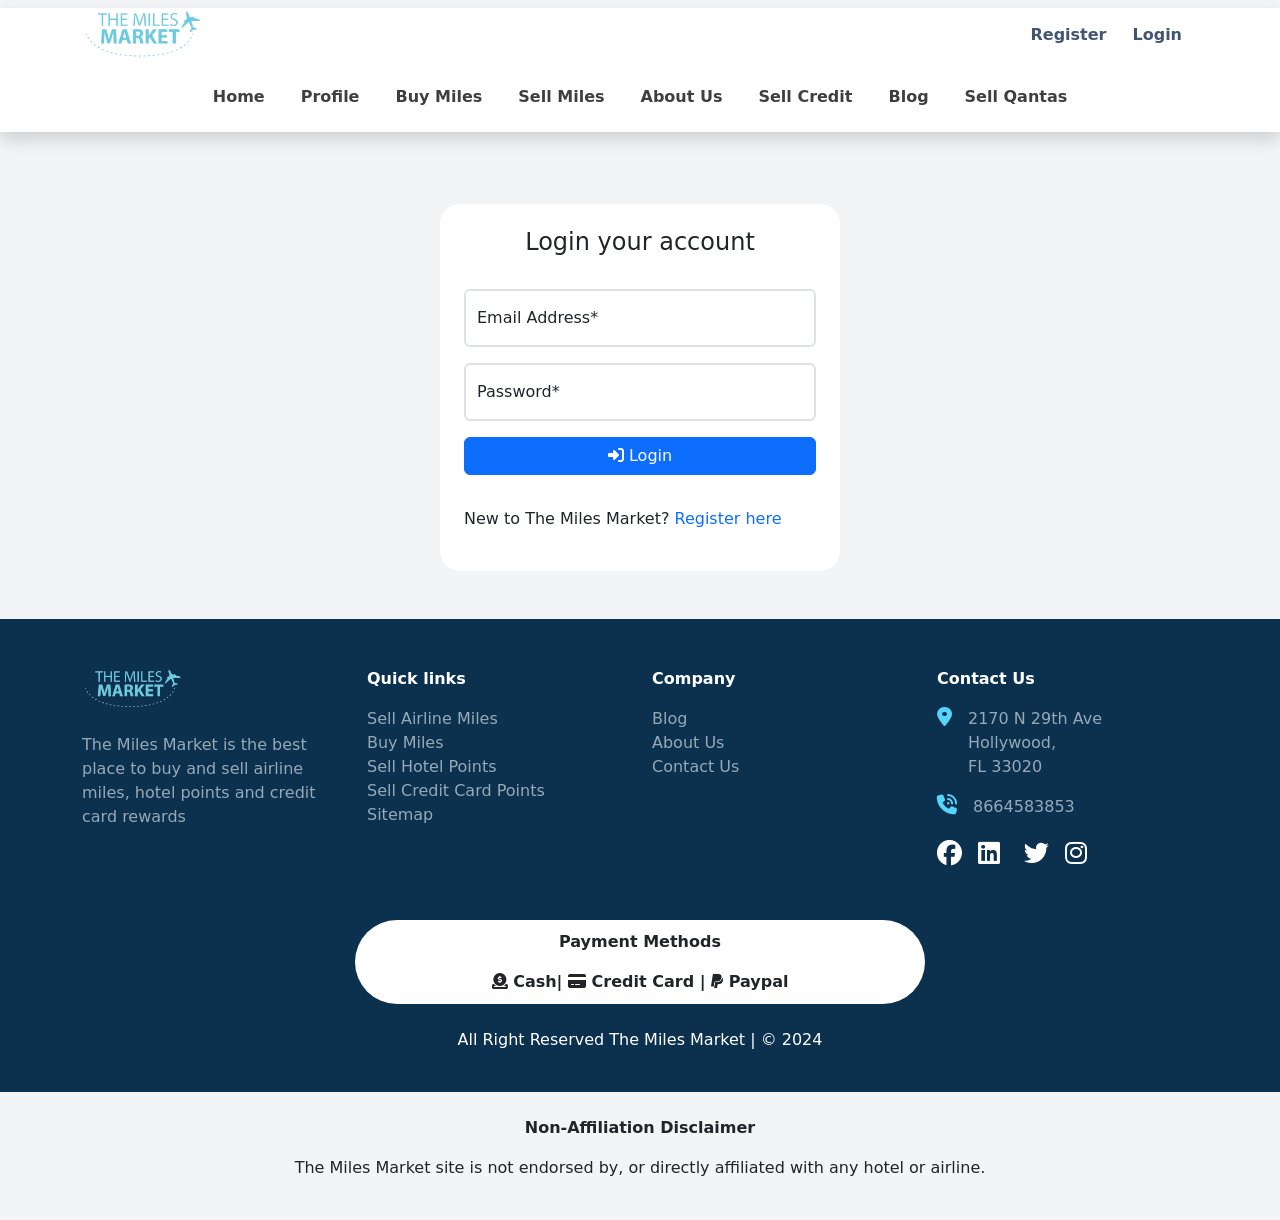
<file: login.html>
<!DOCTYPE html>
<html lang="en">
<head>
    <meta charset="UTF-8">
    <meta name="viewport" content="width=device-width, initial-scale=1.0">
    <title>Login</title>

    <!-- bootstrap file added -->
    <link rel="stylesheet" href="css/bootstrap.css" />
    <link rel="stylesheet" href="css/index.css" />
    <link rel="stylesheet" href="css/registerLogin.css">
    <link rel="stylesheet" href="css/animate.css" />

    <!-- font awesome -->
    <link
      rel="stylesheet"
      href="https://cdnjs.cloudflare.com/ajax/libs/font-awesome/6.4.0/css/all.min.css"
      integrity="sha512-iecdLmaskl7CVkqkXNQ/ZH/XLlvWZOJyj7Yy7tcenmpD1ypASozpmT/E0iPtmFIB46ZmdtAc9eNBvH0H/ZpiBw=="
      crossorigin="anonymous"
      referrerpolicy="no-referrer"
    />

</head>
<body class="bodyBackground">
    <!-- navbar part -->
    <section class="divWhite shadow wow fadeIn" >
      <div class="container mx-auto ">
        <!-- part 1 -->
        <div class="mt-2 d-flex justify-content-between">
          <!-- logo -->
          <div>
            <a href="index.html">
              <img src="imgs/logo.png" style="width: 120px" class="img-fluid" alt="logo" />
            </a>
          </div>
          <!-- login reg button -->
          <div class="d-flex">
            <a class="nav-link active nav-link-ltr" href="register.html">Register</a>
            <a class="nav-link active nav-link-ltr mx-3" href="login.html">Login</a>
          </div>
        </div>

        <!-- part 2 -->
        <div>
          <nav class="navbar navbar-expand-lg">
            <div class="container-fluid">
              <div>
                <!-- empty -->
              </div>
              <!-- collapse responsive button -->
              <!-- data-bs-target related to id -->
              <button
                class="navbar-toggler"
                type="button"
                data-bs-toggle="collapse"
                data-bs-target="#navbarNavAltMarkup"
                aria-controls="navbarNavAltMarkup"
                aria-expanded="false"
                aria-label="Toggle navigation"
              >
                <span class="navbar-toggler-icon"></span>
              </button>

              <!-- id for this part -->
              <div class="collapse navbar-collapse" id="navbarNavAltMarkup">
                <div class="navbar-nav mx-auto">
                  <a class="nav-link active nav-link-ltr" href="index.html">Home</a>
                  <a class="nav-link active nav-link-ltr" href="profile.html">Profile</a>
                  <a class="nav-link active nav-link-ltr" href="buyMiles.html">Buy Miles</a>
                  <a class="nav-link active nav-link-ltr" href="sellMiles.html">Sell Miles</a>
                  <a class="nav-link active nav-link-ltr" href="about.html">About Us</a>
                  <a class="nav-link active nav-link-ltr" href="sellCredits.html">Sell Credit
                  </a>
                  <a class="nav-link active nav-link-ltr" href="blog.html">Blog</a>
                  <a class="nav-link active nav-link-ltr" href="sellqantas.html">Sell Qantas</a>
                </div>
              </div>
            </div>
          </nav>
        </div>

      </div>
    </section>
    <!-- navbar part end -->


     <!-- form -->
    <br>
    <section class="container mx-auto mt-5 wow pulse">
        <div class="divWhite formWidth p-4" style="border-radius: 20px;">
            <h4 class="text-center" >Login your account</h4>
            <br>
            <form action="">
                <!-- email -->
                <div class="form-floating mb-3 ">
                    <input type="email" class="form-control border-2" id="floatingInput" placeholder="name@example.com">
                    <label for="floatingInput">Email Address*</label>
                </div>
                <!-- password -->
                <div class="form-floating mb-3">
                    <input type="password" class="form-control border-2" id="floatingPassword" placeholder="Password">
                    <label for="floatingPassword">Password*</label>
                </div>

                <div class="d-grid gap-1">
                    <button class="btn btn-primary" type="button">
                        <span> <i class="fa-solid fa-right-to-bracket"></i> Login </span>
                    </button>
                    <br>
                    <p>New to The Miles Market? <a href="register.html" style="text-decoration: none;" > Register here</a> </p> 
                </div>

            </form>
        </div>
    </section>
    <br> <br>
    <!-- form done -->

    <!-- footer part -->
    <section class="wow fadeIn">
      <!-- part 1 -->
      <div style="background-color: #0B314E;">
        <br>
        <div class="container mx-auto mt-4" >
          <div class="row">
            <!-- 1 -->
            <div class="col-12 col-md-6 col-lg-3" >

              <img src="imgs/logo.png" style="width: 100px" class="img-fluid" alt="">
              <br><br>
              <p class="footerText" >
                The Miles Market is the best place to buy and sell airline miles, hotel points and credit card rewards
              </p>
            </div>

            <!-- 2 -->
            <div class="col-12 col-md-6 col-lg-3" >
              <p class="text-white"> <b>Quick links</b> </p>
              <a href="" class="footerLinks" >Sell Airline Miles</a>
              <br>
              <a href="" class="footerLinks" >Buy Miles</a>
              <br>
              <a href="" class="footerLinks" >Sell Hotel Points</a>
              <br>
              <a href="" class="footerLinks" >Sell Credit Card Points</a>
              <br>
              <a href="" class="footerLinks" >Sitemap</a>
            </div>

            <!-- 3 -->
            <div class="col-12 col-md-6 col-lg-3" >
              <p class="text-white"> <b>Company</b> </p>
              <a href="" class="footerLinks" >Blog</a>
              <br>
              <a href="" class="footerLinks" >About Us</a>
              <br>
              <a href="" class="footerLinks" >Contact Us</a>
            </div>

            <!-- 4 -->
            <div class="col-12 col-md-6 col-lg-3" >
              <p class="text-white"> <b>Contact Us</b> </p>
              <!-- address -->
              <span class="d-flex " >
                <i class="fa-solid fa-location-dot " style="color: #56D4FC; font-size: 20px;"></i>
                <p class="footerLinks mx-3">2170 N 29th Ave Hollywood, <br> FL 33020</p>
              </span>

              <!-- phone -->
              <span class="d-flex " >
                <i class="fa-solid fa-phone-volume " style="color: #56D4FC; font-size: 20px;"></i>
                <p class="footerLinks mx-3">8664583853</p>
              </span>

              <!-- social icons -->
              <span class="text-white " style="font-size: 25px; " >
                <i class="fa-brands fa-facebook"></i>
                <i class="fa-brands fa-linkedin mx-2"></i>
                <i class="fa-brands fa-twitter mx-2"></i>
                <i class="fa-brands fa-instagram"></i>
              </span>

            </div>
            
          </div>
          <br> <br>

          <!-- payment part -->
          <div class="row">
            <div class="text-center col-10 col-md-6 smallDiv" >
              <p >
                <b>Payment Methods</b> 
              </p>
              <!-- icons -->
              <b >
                <i class="fa-solid fa-circle-dollar-to-slot"></i> Cash| 
                <i class="fa-solid fa-credit-card"></i> Credit Card |
                <i class="fa-brands fa-paypal"></i> Paypal
              </b>
            </div>
          </div>
          
          <br>
          <p class="text-white text-center" > All Right Reserved The Miles Market | © 2024</p>
          <br>
        </div>

      </div>

      <br>
      <!-- part 2 -->
      <span class="text-center">
        <p> <b>Non-Affiliation Disclaimer</b> </p>
        <p>The Miles Market site is not endorsed by, or directly affiliated with any hotel or airline.</p>
      </span>
      <br>
    </section>
    <!-- footer part end -->

    <script src="js/wow.min.js"></script>
    <script src="js/bootstrap.bundle.min.js"></script>
</body>
</html>
</file>
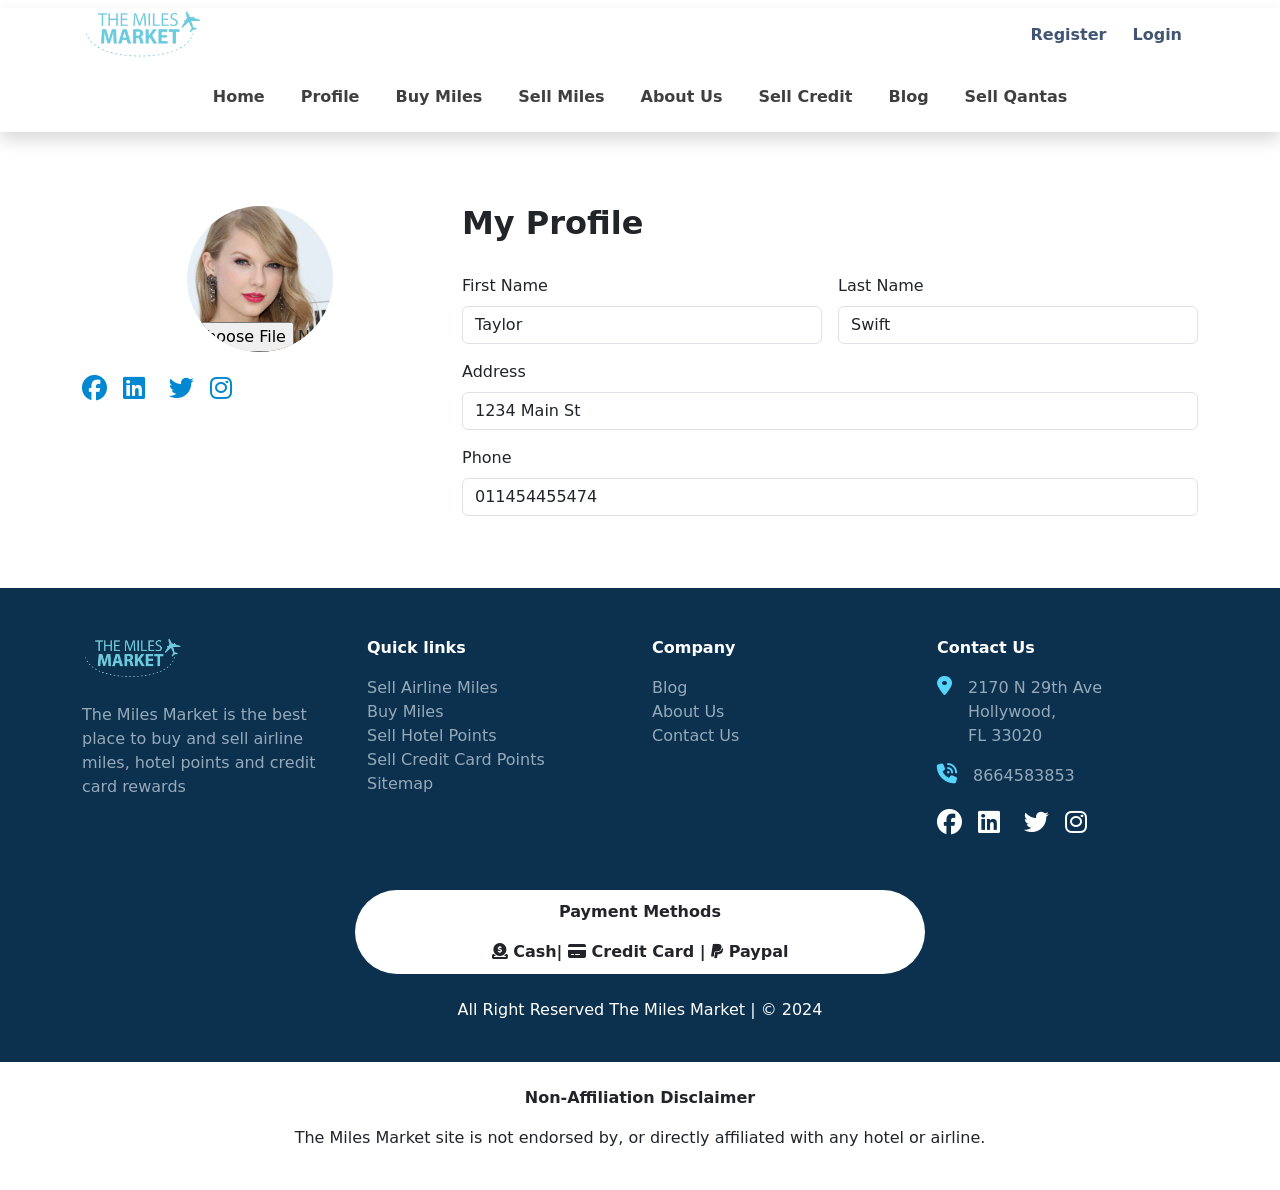
<file: profile.html>
<!DOCTYPE html>
<html lang="en">
<head>
    <meta charset="UTF-8">
    <meta name="viewport" content="width=device-width, initial-scale=1.0">
    <title>profile</title>

    <!-- bootstrap file added -->
    <link rel="stylesheet" href="css/bootstrap.css" />
    <link rel="stylesheet" href="css/index.css" />
    <link rel="stylesheet" href="css/buymiles.css">
    <link rel="stylesheet" href="css/animate.css" />

    <!-- font awesome -->
    <link
      rel="stylesheet"
      href="https://cdnjs.cloudflare.com/ajax/libs/font-awesome/6.4.0/css/all.min.css"
      integrity="sha512-iecdLmaskl7CVkqkXNQ/ZH/XLlvWZOJyj7Yy7tcenmpD1ypASozpmT/E0iPtmFIB46ZmdtAc9eNBvH0H/ZpiBw=="
      crossorigin="anonymous"
      referrerpolicy="no-referrer"
    />

</head>
<body>
   <!-- navbar part -->
    <section class="divWhite shadow wow fadeIn" >
      <div class="container mx-auto ">
        <!-- part 1 -->
        <div class="mt-2 d-flex justify-content-between">
          <!-- logo -->
          <div>
            <a href="index.html">
              <img src="imgs/logo.png" style="width: 120px" class="img-fluid" alt="logo" />
            </a>
          </div>
          <!-- login reg button -->
          <div class="d-flex">
            <a class="nav-link active nav-link-ltr" href="register.html">Register</a>
            <a class="nav-link active nav-link-ltr mx-3" href="login.html">Login</a>
          </div>
        </div>

        <!-- part 2 -->
        <div>
          <nav class="navbar navbar-expand-lg">
            <div class="container-fluid">
              <div>
                <!-- empty -->
              </div>
              <!-- collapse responsive button -->
              <!-- data-bs-target related to id -->
              <button
                class="navbar-toggler"
                type="button"
                data-bs-toggle="collapse"
                data-bs-target="#navbarNavAltMarkup"
                aria-controls="navbarNavAltMarkup"
                aria-expanded="false"
                aria-label="Toggle navigation"
              >
                <span class="navbar-toggler-icon"></span>
              </button>

              <!-- id for this part -->
              <div class="collapse navbar-collapse" id="navbarNavAltMarkup">
                <div class="navbar-nav mx-auto">
                  <a class="nav-link active nav-link-ltr" href="index.html">Home</a>
                  <a class="nav-link active nav-link-ltr" href="profile.html">Profile</a>
                  <a class="nav-link active nav-link-ltr" href="buyMiles.html">Buy Miles</a>
                  <a class="nav-link active nav-link-ltr" href="sellMiles.html">Sell Miles</a>
                  <a class="nav-link active nav-link-ltr" href="about.html">About Us</a>
                  <a class="nav-link active nav-link-ltr" href="sellCredits.html">Sell Credit
                  </a>
                  <a class="nav-link active nav-link-ltr" href="blog.html">Blog</a>
                  <a class="nav-link active nav-link-ltr" href="sellqantas.html">Sell Qantas</a>
                </div>
              </div>
            </div>
          </nav>
        </div>

      </div>
    </section>
    <!-- navbar part end -->

    <!-- profile part -->
    <section class="container mx-auto wow bounce">
      <br><br><br>
      <div class="row">
        <!-- 1st -->
        <div class="col-md-4 col-lg-4 col-12">
          <!-- image -->
          <div class="avatar-container mb-3">
              <img src="imgs/taylor.jpg" alt="Avatar" class="avatar-img">
              <input type="file" class="avatar-input" id="avatarInput" onchange="loadImage(event)">
          </div>

          <!-- icons -->
          <span class=" " style="font-size: 25px; color: #0288D1; " >
              <i class="fa-brands fa-facebook" ></i>
              <i class="fa-brands fa-linkedin mx-2"></i>
              <i class="fa-brands fa-twitter mx-2"></i>
              <i class="fa-brands fa-instagram"></i>
          </span>
        </div>
        <!-- 2nd -->
        <div class="col-md-8 col-lg-8 col-12">
          <h2> <b>My Profile</b> </h2>
          <br>
          <form class="row g-3">
            <!-- first name -->
            <div class="col-md-6">
              <label for="inputEmail4" class="form-label">First Name</label>
              <input type="text" value="Taylor"  class="form-control" id="inputEmail4" readonly>
            </div>

            <!-- last name -->
            <div class="col-md-6">
              <label for="inputPassword4" class="form-label">Last Name</label>
              <input type="text" value="Swift" class="form-control" id="inputPassword4" readonly>
            </div>

            <!-- address -->
            <div class="col-12">
              <label for="inputAddress" class="form-label">Address</label>
              <input type="text" class="form-control" id="inputAddress" value="1234 Main St" readonly>
            </div>

            <!-- phone -->
            <div class="col-12">
              <label for="inputAddress2" class="form-label">Phone</label>
              <input type="text" class="form-control" id="inputAddress2" value="011454455474" readonly>
            </div>
          </form>

        </div>
      </div>
      <br><br><br>
    </section>
    <!-- profile part end -->

    <!-- footer part -->
    <section class="wow fadeIn">
      <!-- part 1 -->
      <div style="background-color: #0B314E;">
        <br>
        <div class="container mx-auto mt-4" >
          <div class="row">
            <!-- 1 -->
            <div class="col-12 col-md-6 col-lg-3" >

              <img src="imgs/logo.png" style="width: 100px" class="img-fluid" alt="">
              <br><br>
              <p class="footerText" >
                The Miles Market is the best place to buy and sell airline miles, hotel points and credit card rewards
              </p>
            </div>

            <!-- 2 -->
            <div class="col-12 col-md-6 col-lg-3" >
              <p class="text-white"> <b>Quick links</b> </p>
              <a href="" class="footerLinks" >Sell Airline Miles</a>
              <br>
              <a href="" class="footerLinks" >Buy Miles</a>
              <br>
              <a href="" class="footerLinks" >Sell Hotel Points</a>
              <br>
              <a href="" class="footerLinks" >Sell Credit Card Points</a>
              <br>
              <a href="" class="footerLinks" >Sitemap</a>
            </div>

            <!-- 3 -->
            <div class="col-12 col-md-6 col-lg-3" >
              <p class="text-white"> <b>Company</b> </p>
              <a href="" class="footerLinks" >Blog</a>
              <br>
              <a href="" class="footerLinks" >About Us</a>
              <br>
              <a href="" class="footerLinks" >Contact Us</a>
            </div>

            <!-- 4 -->
            <div class="col-12 col-md-6 col-lg-3" >
              <p class="text-white"> <b>Contact Us</b> </p>
              <!-- address -->
              <span class="d-flex " >
                <i class="fa-solid fa-location-dot " style="color: #56D4FC; font-size: 20px;"></i>
                <p class="footerLinks mx-3">2170 N 29th Ave Hollywood, <br> FL 33020</p>
              </span>

              <!-- phone -->
              <span class="d-flex " >
                <i class="fa-solid fa-phone-volume " style="color: #56D4FC; font-size: 20px;"></i>
                <p class="footerLinks mx-3">8664583853</p>
              </span>

              <!-- social icons -->
              <span class="text-white " style="font-size: 25px; " >
                <i class="fa-brands fa-facebook"></i>
                <i class="fa-brands fa-linkedin mx-2"></i>
                <i class="fa-brands fa-twitter mx-2"></i>
                <i class="fa-brands fa-instagram"></i>
              </span>

            </div>
            
          </div>
          <br> <br>

          <!-- payment part -->
          <div class="row">
            <div class="text-center col-10 col-md-6 smallDiv" >
              <p >
                <b>Payment Methods</b> 
              </p>
              <!-- icons -->
              <b >
                <i class="fa-solid fa-circle-dollar-to-slot"></i> Cash| 
                <i class="fa-solid fa-credit-card"></i> Credit Card |
                <i class="fa-brands fa-paypal"></i> Paypal
              </b>
            </div>
          </div>
          
          <br>
          <p class="text-white text-center" > All Right Reserved The Miles Market | © 2024</p>
          <br>
        </div>

      </div>

      <br>
      <!-- part 2 -->
      <span class="text-center">
        <p> <b>Non-Affiliation Disclaimer</b> </p>
        <p>The Miles Market site is not endorsed by, or directly affiliated with any hotel or airline.</p>
      </span>
      <br>
    </section>
    <!-- footer part end -->
    
    <script src="js/wow.min.js"></script>
    <script src="js/bootstrap.bundle.min.js"></script>
</body>
</html>
</file>
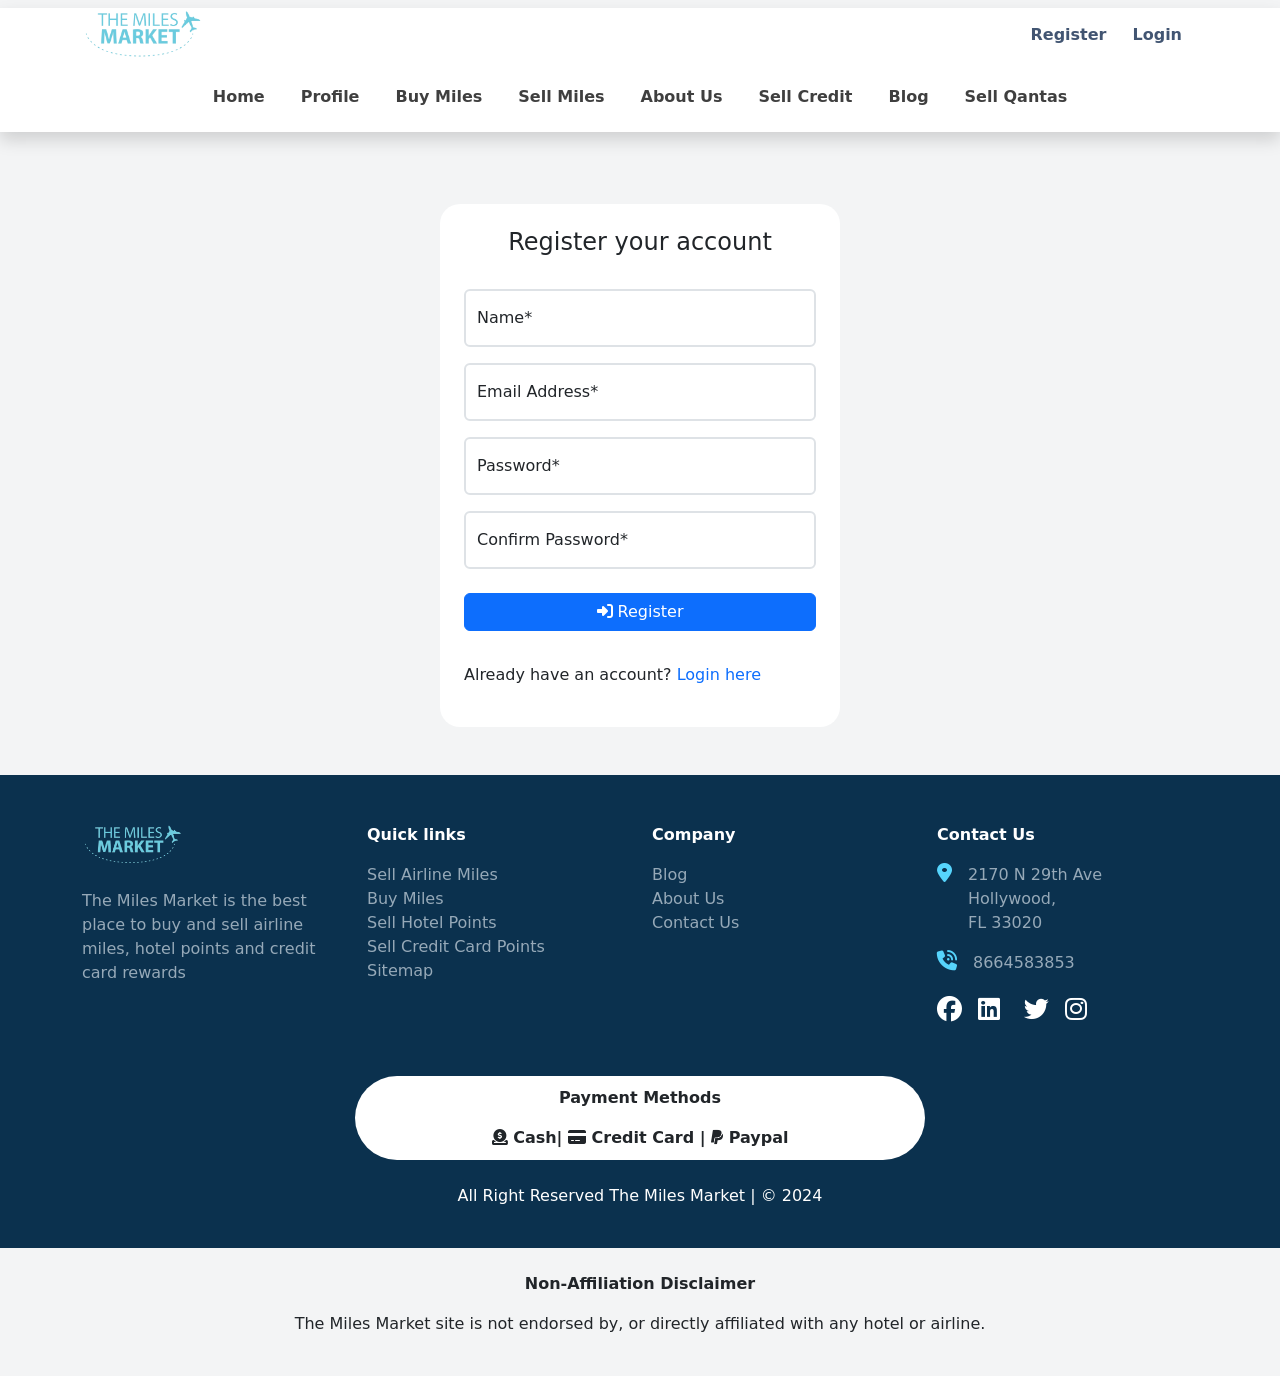
<file: register.html>
<!DOCTYPE html>
<html lang="en">
<head>
    <meta charset="UTF-8">
    <meta name="viewport" content="width=device-width, initial-scale=1.0">
    <title>Register</title>

    <!-- bootstrap file added -->
    <link rel="stylesheet" href="css/bootstrap.css" />
    <link rel="stylesheet" href="css/index.css" />
    <link rel="stylesheet" href="css/registerLogin.css">
    <link rel="stylesheet" href="css/animate.css" />

    <!-- font awesome -->
    <link
      rel="stylesheet"
      href="https://cdnjs.cloudflare.com/ajax/libs/font-awesome/6.4.0/css/all.min.css"
      integrity="sha512-iecdLmaskl7CVkqkXNQ/ZH/XLlvWZOJyj7Yy7tcenmpD1ypASozpmT/E0iPtmFIB46ZmdtAc9eNBvH0H/ZpiBw=="
      crossorigin="anonymous"
      referrerpolicy="no-referrer"/>

</head>
<body class="bodyBackground"  >
    <!-- navbar part -->
    <section class="divWhite shadow wow fadeIn" >
      <div class="container mx-auto ">
        <!-- part 1 -->
        <div class="mt-2 d-flex justify-content-between">
          <!-- logo -->
          <div>
            <a href="index.html">
              <img src="imgs/logo.png" style="width: 120px" class="img-fluid" alt="logo" />
            </a>
          </div>
          <!-- login reg button -->
          <div class="d-flex">
            <a class="nav-link active nav-link-ltr" href="register.html">Register</a>
            <a class="nav-link active nav-link-ltr mx-3" href="login.html">Login</a>
          </div>
        </div>

        <!-- part 2 -->
        <div>
          <nav class="navbar navbar-expand-lg">
            <div class="container-fluid">
              <div>
                <!-- empty -->
              </div>
              <!-- collapse responsive button -->
              <!-- data-bs-target related to id -->
              <button
                class="navbar-toggler"
                type="button"
                data-bs-toggle="collapse"
                data-bs-target="#navbarNavAltMarkup"
                aria-controls="navbarNavAltMarkup"
                aria-expanded="false"
                aria-label="Toggle navigation"
              >
                <span class="navbar-toggler-icon"></span>
              </button>

              <!-- id for this part -->
              <div class="collapse navbar-collapse" id="navbarNavAltMarkup">
                <div class="navbar-nav mx-auto">
                  <a class="nav-link active nav-link-ltr" href="index.html">Home</a>
                  <a class="nav-link active nav-link-ltr" href="profile.html">Profile</a>
                  <a class="nav-link active nav-link-ltr" href="buyMiles.html">Buy Miles</a>
                  <a class="nav-link active nav-link-ltr" href="sellMiles.html">Sell Miles</a>
                  <a class="nav-link active nav-link-ltr" href="about.html">About Us</a>
                  <a class="nav-link active nav-link-ltr" href="sellCredits.html">Sell Credit
                  </a>
                  <a class="nav-link active nav-link-ltr" href="blog.html">Blog</a>
                  <a class="nav-link active nav-link-ltr" href="sellqantas.html">Sell Qantas</a>
                </div>
              </div>
            </div>
          </nav>
        </div>

      </div>
    </section>
    <!-- navbar part end -->


    <!-- form -->
    <br>
    <section class="container mx-auto mt-5 wow pulse">
        <div class="divWhite formWidth p-4" style="border-radius: 20px;">
            <h4 class="text-center" >Register your account</h4>
            <br>
            <form action="">
                <!-- name -->
                <div class="form-floating mb-3 ">
                    <input type="text" class="form-control border-2" id="floatingInput" placeholder="name@example.com">
                    <label for="floatingInput">Name*</label>
                </div>
                <!-- email -->
                <div class="form-floating mb-3 ">
                    <input type="email" class="form-control border-2" id="floatingInput" placeholder="name@example.com">
                    <label for="floatingInput">Email Address*</label>
                </div>
                <!-- password -->
                <div class="form-floating mb-3">
                    <input type="password" class="form-control border-2" id="floatingPassword" placeholder="Password">
                    <label for="floatingPassword">Password*</label>
                </div>
                <!-- confirm password -->
                <div class="form-floating mb-4">
                    <input type="password" class="form-control border-2" id="floatingPassword" placeholder="Password">
                    <label for="floatingPassword">Confirm Password*</label>
                </div>

                <div class="d-grid gap-1">
                    <button class="btn btn-primary" type="button">
                        <span> <i class="fa-solid fa-right-to-bracket"></i> Register </span>
                    </button>
                    <br>
                    <p>Already have an account? <a href="login.html" style="text-decoration: none;" >Login here</a> </p> 
                </div>

            </form>
        </div>
    </section>
    <br> <br>
    <!-- form done -->

    <!-- footer part -->
    <section class="wow fadeIn">
      <!-- part 1 -->
      <div style="background-color: #0B314E;">
        <br>
        <div class="container mx-auto mt-4" >
          <div class="row">
            <!-- 1 -->
            <div class="col-12 col-md-6 col-lg-3" >

              <img src="imgs/logo.png" style="width: 100px" class="img-fluid" alt="">
              <br><br>
              <p class="footerText" >
                The Miles Market is the best place to buy and sell airline miles, hotel points and credit card rewards
              </p>
            </div>

            <!-- 2 -->
            <div class="col-12 col-md-6 col-lg-3" >
              <p class="text-white"> <b>Quick links</b> </p>
              <a href="" class="footerLinks" >Sell Airline Miles</a>
              <br>
              <a href="" class="footerLinks" >Buy Miles</a>
              <br>
              <a href="" class="footerLinks" >Sell Hotel Points</a>
              <br>
              <a href="" class="footerLinks" >Sell Credit Card Points</a>
              <br>
              <a href="" class="footerLinks" >Sitemap</a>
            </div>

            <!-- 3 -->
            <div class="col-12 col-md-6 col-lg-3" >
              <p class="text-white"> <b>Company</b> </p>
              <a href="" class="footerLinks" >Blog</a>
              <br>
              <a href="" class="footerLinks" >About Us</a>
              <br>
              <a href="" class="footerLinks" >Contact Us</a>
            </div>

            <!-- 4 -->
            <div class="col-12 col-md-6 col-lg-3" >
              <p class="text-white"> <b>Contact Us</b> </p>
              <!-- address -->
              <span class="d-flex " >
                <i class="fa-solid fa-location-dot " style="color: #56D4FC; font-size: 20px;"></i>
                <p class="footerLinks mx-3">2170 N 29th Ave Hollywood, <br> FL 33020</p>
              </span>

              <!-- phone -->
              <span class="d-flex " >
                <i class="fa-solid fa-phone-volume " style="color: #56D4FC; font-size: 20px;"></i>
                <p class="footerLinks mx-3">8664583853</p>
              </span>

              <!-- social icons -->
              <span class="text-white " style="font-size: 25px; " >
                <i class="fa-brands fa-facebook"></i>
                <i class="fa-brands fa-linkedin mx-2"></i>
                <i class="fa-brands fa-twitter mx-2"></i>
                <i class="fa-brands fa-instagram"></i>
              </span>

            </div>
            
          </div>
          <br> <br>

          <!-- payment part -->
          <div class="row">
            <div class="text-center col-10 col-md-6 smallDiv" >
              <p >
                <b>Payment Methods</b> 
              </p>
              <!-- icons -->
              <b >
                <i class="fa-solid fa-circle-dollar-to-slot"></i> Cash| 
                <i class="fa-solid fa-credit-card"></i> Credit Card |
                <i class="fa-brands fa-paypal"></i> Paypal
              </b>
            </div>
          </div>
          
          <br>
          <p class="text-white text-center" > All Right Reserved The Miles Market | © 2024</p>
          <br>
        </div>

      </div>

      <br>
      <!-- part 2 -->
      <span class="text-center">
        <p> <b>Non-Affiliation Disclaimer</b> </p>
        <p>The Miles Market site is not endorsed by, or directly affiliated with any hotel or airline.</p>
      </span>
      <br>
    </section>
    <!-- footer part end -->

    <script src="js/wow.min.js"></script>
    <script src="js/bootstrap.bundle.min.js"></script>
</body>
</html>
</file>
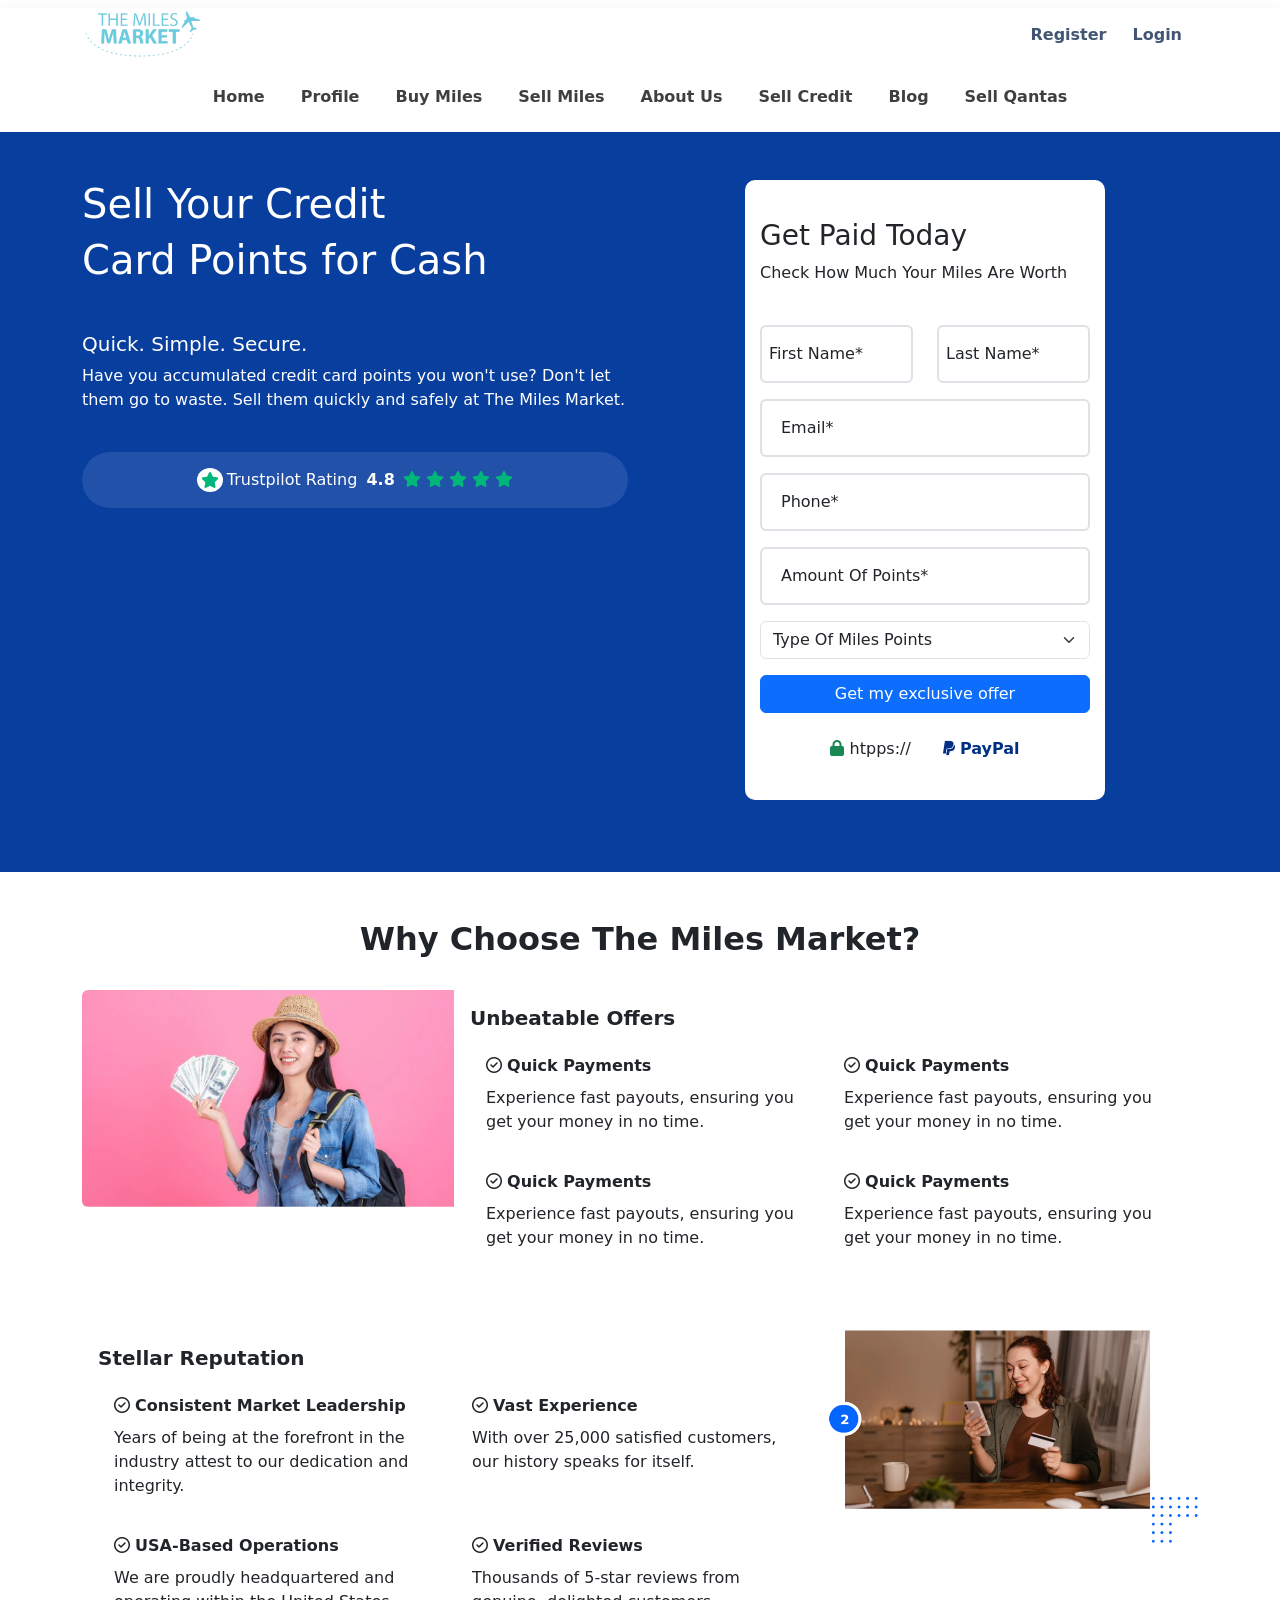
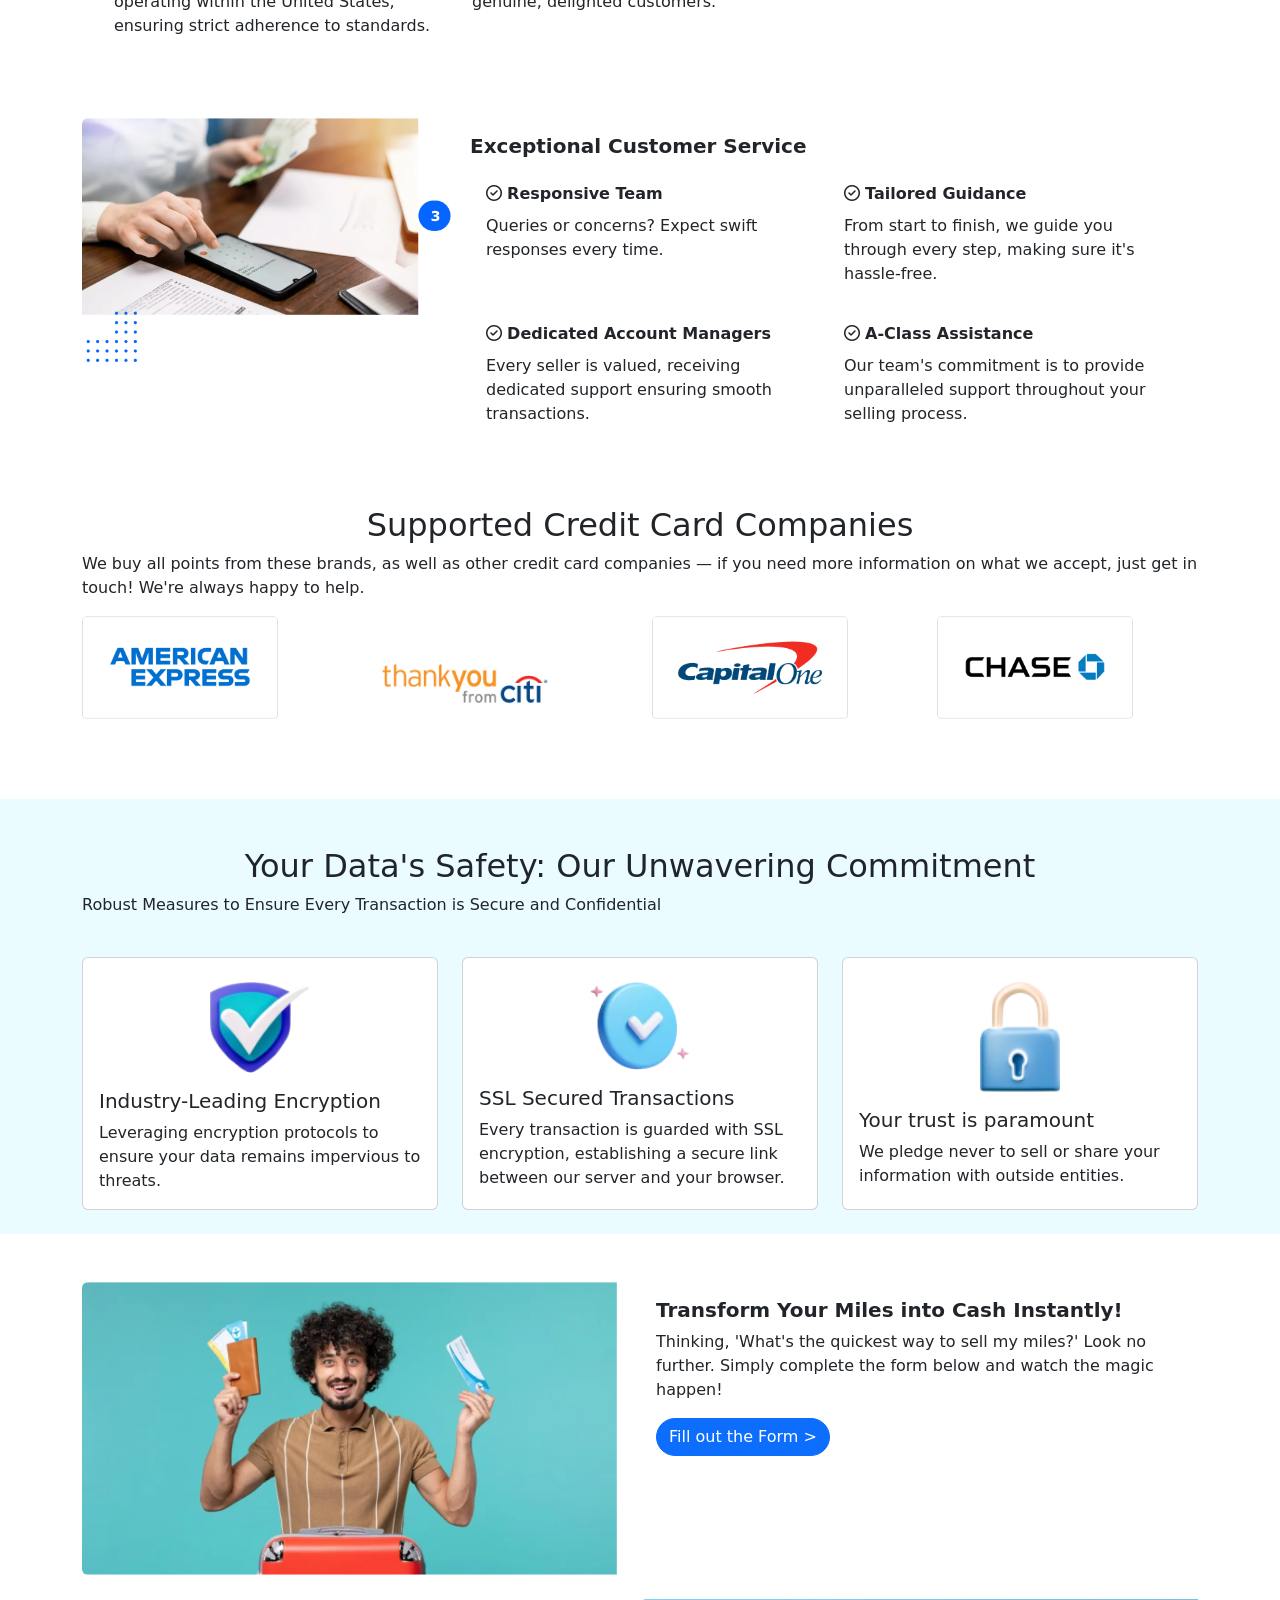
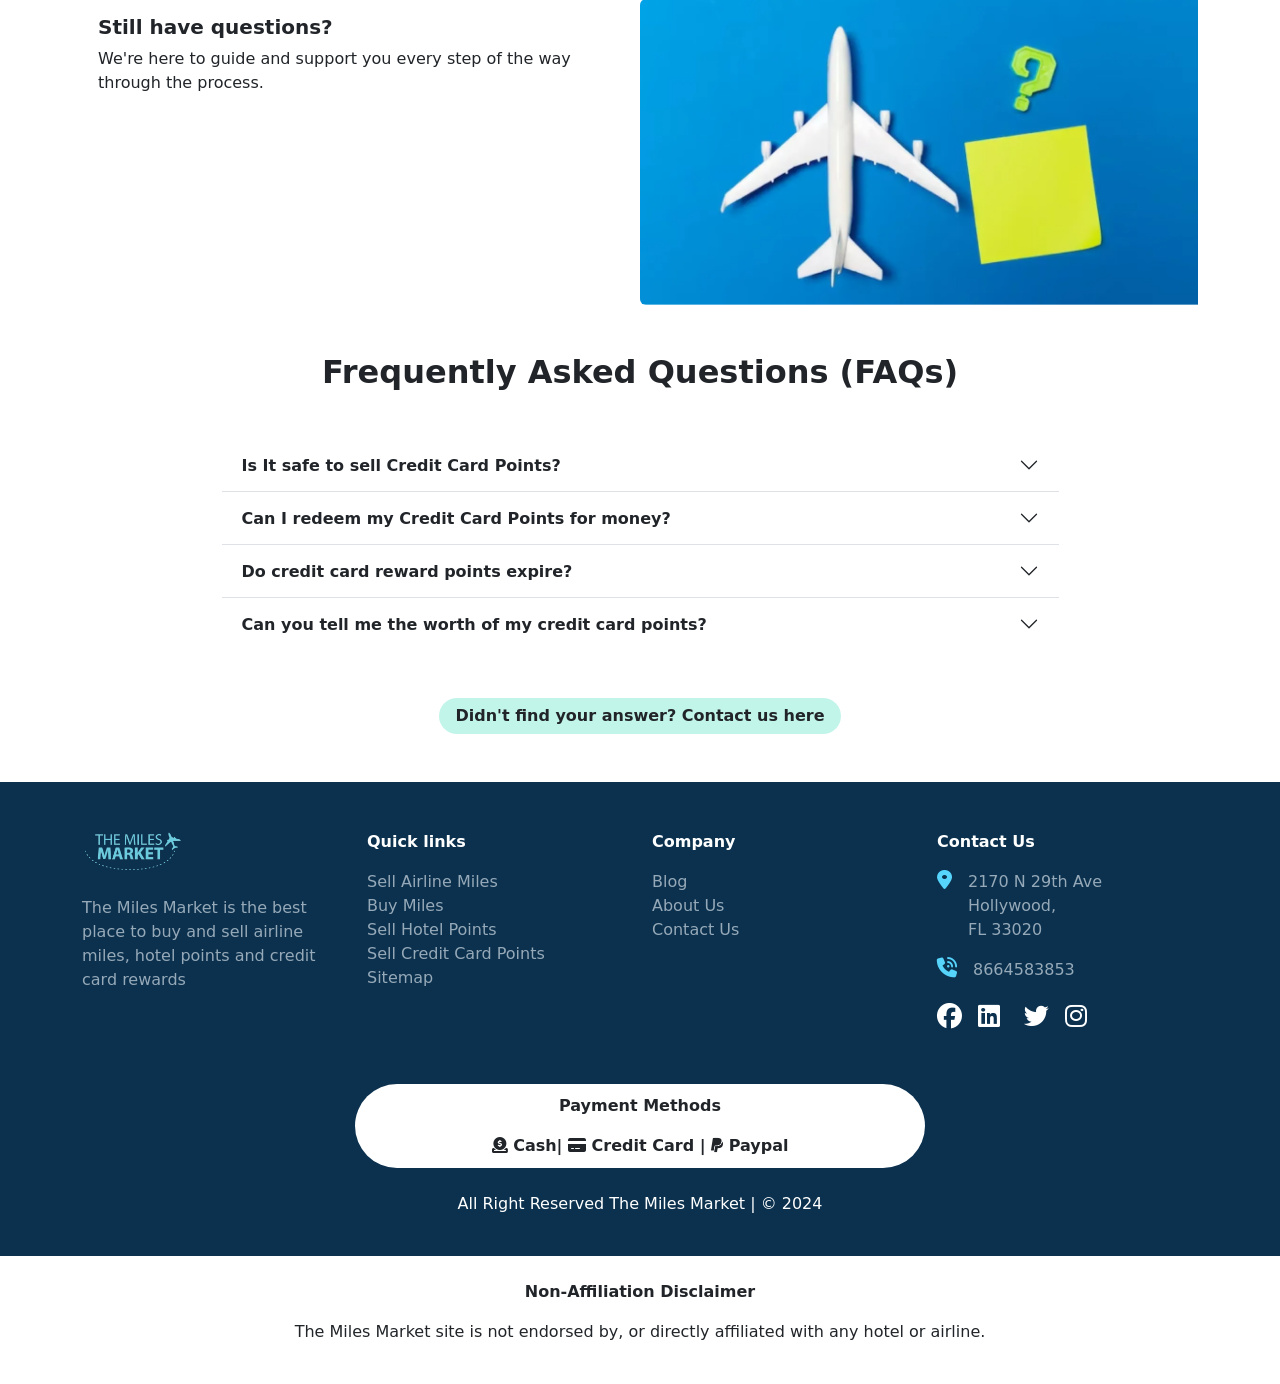
<file: sellCredits.html>
<!DOCTYPE html>
<html lang="en">
<head>
    <meta charset="UTF-8">
    <meta name="viewport" content="width=device-width, initial-scale=1.0">
    <title>sell credits</title>

    <!-- bootstrap file added -->
    <link rel="stylesheet" href="css/bootstrap.css" />
    <link rel="stylesheet" href="css/index.css" />
    <link rel="stylesheet" href="css/animate.css" />

    <!-- font awesome -->
    <link
      rel="stylesheet"
      href="https://cdnjs.cloudflare.com/ajax/libs/font-awesome/6.4.0/css/all.min.css"
      integrity="sha512-iecdLmaskl7CVkqkXNQ/ZH/XLlvWZOJyj7Yy7tcenmpD1ypASozpmT/E0iPtmFIB46ZmdtAc9eNBvH0H/ZpiBw=="
      crossorigin="anonymous"
      referrerpolicy="no-referrer"
    />

</head>
<body>
    <!-- navbar part -->
    <section class="divWhite shadow wow fadeIn" >
      <div class="container mx-auto ">
        <!-- part 1 -->
        <div class="mt-2 d-flex justify-content-between">
          <!-- logo -->
          <div>
            <a href="index.html">
              <img src="imgs/logo.png" style="width: 120px" class="img-fluid" alt="logo" />
            </a>
          </div>
          <!-- login reg button -->
          <div class="d-flex">
            <a class="nav-link active nav-link-ltr" href="register.html">Register</a>
            <a class="nav-link active nav-link-ltr mx-3" href="login.html">Login</a>
          </div>
        </div>

        <!-- part 2 -->
        <div>
          <nav class="navbar navbar-expand-lg">
            <div class="container-fluid">
              <div>
                <!-- empty -->
              </div>
              <!-- collapse responsive button -->
              <!-- data-bs-target related to id -->
              <button
                class="navbar-toggler"
                type="button"
                data-bs-toggle="collapse"
                data-bs-target="#navbarNavAltMarkup"
                aria-controls="navbarNavAltMarkup"
                aria-expanded="false"
                aria-label="Toggle navigation"
              >
                <span class="navbar-toggler-icon"></span>
              </button>

              <!-- id for this part -->
              <div class="collapse navbar-collapse" id="navbarNavAltMarkup">
                <div class="navbar-nav mx-auto">
                  <a class="nav-link active nav-link-ltr" href="index.html">Home</a>
                  <a class="nav-link active nav-link-ltr" href="profile.html">Profile</a>
                  <a class="nav-link active nav-link-ltr" href="buyMiles.html">Buy Miles</a>
                  <a class="nav-link active nav-link-ltr" href="sellMiles.html">Sell Miles</a>
                  <a class="nav-link active nav-link-ltr" href="about.html">About Us</a>
                  <a class="nav-link active nav-link-ltr" href="sellCredits.html">Sell Credit
                  </a>
                  <a class="nav-link active nav-link-ltr" href="blog.html">Blog</a>
                  <a class="nav-link active nav-link-ltr" href="sellqantas.html">Sell Qantas</a>
                </div>
              </div>
            </div>
          </nav>
        </div>

      </div>
    </section>
    <!-- navbar part end -->

    <!-- banner part -->
    <section class="divBack">
      <br />
      <br />
      <div class="container max-auto mb-5">
        <div class="row">
          <!-- 1st column -->
          <div class="col-12 col-lg-6 col-md-6 wow slideInLeft">
            <h1 class="text-white">Sell Your Credit</h1>
            <h1 class="text-white">Card Points for Cash</h1>
            <br />
            <p >
              <h5 class="text-white">Quick. Simple. Secure.</h5>
              <p class="text-white"> 
                Have you accumulated credit card points you won't use? Don't
                let them go to waste. Sell them quickly and safely at The Miles
                Market.
              </p>
            </p>
            <br />

            <!-- rating -->
            <div
              class="d-flex justify-content-center align-items-center"
              style="background-color: #2151a8; border-radius: 50px"
            >
              <div class="d-flex align-items-center">
                <span>
                  <i
                    class="fa-solid fa-star star p-1"
                    style="background-color: white; border-radius: 100%"
                  ></i>
                </span>

                <p class="text-white mx-1 mt-3">
                  Trustpilot Rating <b class="mx-1">4.8</b>
                </p>
              </div>

              <div class="d-flex">
                <span>
                  <i class="fa-solid fa-star star"></i>
                  <i class="fa-solid fa-star star"></i>
                  <i class="fa-solid fa-star star"></i>
                  <i class="fa-solid fa-star star"></i>
                  <i class="fa-solid fa-star star"></i>
                </span>
              </div>
            </div>
            <br />
            <br />
          </div>

          <!-- 2nd column -->
          <div class="col-12 col-lg-6 col-md-6 wow slideInRight">
            <div class="formWidth">
              <br />
              <h3>Get Paid Today</h3>
              <p>Check How Much Your Miles Are Worth</p>
              <br />
              <form action="">
                <!-- first & last name -->
                <div class="row">
                  <!-- first name -->
                  <div class="form-floating col-12 mb-3 col-md-6 col-lg-6">
                    <input
                      type="text"
                      class="form-control border-2"
                      id="floatingInput"
                      placeholder="email"
                      required
                    />
                    <label for="floatingInput" class="mx-2">First Name*</label>
                  </div>
                  <!-- last name -->
                  <div class="form-floating col-12 mb-3 col-md-6 col-lg-6">
                    <input
                      type="text"
                      class="form-control border-2"
                      id="floatingPassword"
                      placeholder="Password"
                      required
                    />
                    <label for="floatingPassword" class="mx-2"
                      >Last Name*</label
                    >
                  </div>
                </div>

                <!-- email -->
                <div class="form-floating mb-3">
                  <input
                    type="email"
                    class="form-control border-2"
                    id="floatingPassword"
                    placeholder="Password"
                    required
                  />
                  <label for="floatingPassword" class="mx-2">Email*</label>
                </div>

                <!-- phone -->
                <div class="form-floating mb-3">
                  <input
                    type="text"
                    class="form-control border-2"
                    id="floatingPassword"
                    placeholder="Password"
                    required
                  />
                  <label for="floatingPassword" class="mx-2">Phone*</label>
                </div>

                <!-- amount of points -->
                <div class="form-floating mb-3">
                  <input
                    type="text"
                    class="form-control border-2"
                    id="floatingPassword"
                    placeholder="Password"
                    required
                  />
                  <label for="floatingPassword" class="mx-2"
                    >Amount Of Points*</label
                  >
                </div>

                <!-- types -->
                <div class="col-12 mb-3 ">
                    <select
                      class="form-select"
                      aria-label="Default select example">
                      <option selected>Type Of Miles Points</option>
                      <option value="1">A</option>
                      <option value="2">B</option>
                      <option value="3">C</option>
                    </select>
                </div>

                <!-- button -->
                <div class="d-grid">
                  <button class="btn btn-primary">
                    Get my exclusive offer
                  </button>
                </div>
                <br />

                <!-- logo -->
                <div class="d-flex justify-content-center">
                  <div class="mx-3">
                    <i class="fa-solid fa-lock text-success"> </i> htpps://
                  </div>
                  <div class="mx-3">
                    <span style="color: #002f86">
                      <i class="fa-brands fa-paypal"></i> <b>PayPal</b>
                    </span>
                  </div>
                </div>
                <br />
              </form>
            </div>
          </div>
          
        </div>

        <br><br><br>
      </div>

    </section>
    <!-- banner part end -->

    <!-- why choose the miles -->
    <section>
        <div class="container mx-auto">
            <h2 class="text-center wow pulse" > <b>Why Choose The Miles Market?</b> </h2>
            <br>
            <!-- 1 -->
            <div class="card h-100 mb-5 border-0" >
                <div class="row g-0">
                    <!-- part 1 -->
                    <div class="col-md-4 wow slideInLeft">
                        <img src="imgs/m1.png" class="img-fluid  rounded-start" alt="...">
                    </div>

                    <!-- part 2 -->
                    <div class="col-md-8 ">
                        <div class="card-body">
                            <h5> <b>Unbeatable Offers</b> </h5>
                            <div class="row row-cols-1 row-cols-md-2 g-1">
                                <!-- col 1 -->
                                <div class="col wow pulse">
                                    <div class="card h-100 border-0">
                                    <div class="card-body">
                                        <p class="card-title"> <span> <i class="fa-regular fa-circle-check"></i> <b>Quick Payments</b>  </span> </p>
                                        <p class="card-text">
                                            Experience fast payouts, ensuring you get your money in no time.
                                        </p>
                                    </div>
                                    </div>
                                </div>
                                
                                <!-- col 2 -->
                                <div class="col wow pulse">
                                    <div class="card h-100 border-0">
                                    <div class="card-body">
                                        <p class="card-title"> <span> <i class="fa-regular fa-circle-check"></i> <b>Quick Payments</b>  </span> </p>
                                        <p class="card-text">
                                            Experience fast payouts, ensuring you get your money in no time.
                                        </p>
                                    </div>
                                    </div>
                                </div>

                                <!-- col 3 -->
                                <div class="col wow pulse">
                                    <div class="card  h-100 border-0">
                                    <div class="card-body">
                                        <p class="card-title"> <span> <i class="fa-regular fa-circle-check"></i> <b>Quick Payments</b>  </span> </p>
                                        <p class="card-text">
                                            Experience fast payouts, ensuring you get your money in no time.
                                        </p>
                                    </div>
                                    </div>
                                </div>

                                <!-- col 4 -->
                                <div class="col wow pulse">
                                    <div class="card h-100 border-0">
                                    <div class="card-body">
                                        <p class="card-title"> <span> <i class="fa-regular fa-circle-check"></i> <b>Quick Payments</b>  </span> </p>
                                        <p class="card-text">
                                            Experience fast payouts, ensuring you get your money in no time.
                                        </p>
                                    </div>
                                    </div>
                                </div>

                            </div>
                        </div>
                    </div>
                </div>
            </div>

            <!-- 2 -->
            <div class="card h-100 mb-5 border-0" >
                <div class="row g-0">
                    <!-- part 1 -->
                    <div class="col-md-8 ">
                        <div class="card-body">
                            <h5> <b>Stellar Reputation</b> </h5>
                            <div class="row row-cols-1 row-cols-md-2 g-1">
                                <!-- col 1 -->
                                <div class="col wow pulse">
                                    <div class="card h-100 border-0">
                                    <div class="card-body">
                                        <p class="card-title"> <span> <i class="fa-regular fa-circle-check"></i> <b>Consistent Market Leadership</b>  </span> </p>
                                        <p class="card-text">
                                            Years of being at the forefront in the industry attest to our dedication and integrity.
                                        </p>
                                    </div>
                                    </div>
                                </div>
                                
                                <!-- col 2 -->
                                <div class="col wow pulse">
                                    <div class="card h-100 border-0">
                                    <div class="card-body">
                                        <p class="card-title"> <span> <i class="fa-regular fa-circle-check"></i> <b>Vast Experience</b>  </span> </p>
                                        <p class="card-text">
                                            With over 25,000 satisfied customers, our history speaks for itself.
                                        </p>
                                    </div>
                                    </div>
                                </div>
                                <!-- col 3 -->
                                <div class="col wow pulse">
                                    <div class="card h-100 border-0">
                                    <div class="card-body">
                                        <p class="card-title"> <span> <i class="fa-regular fa-circle-check"></i> <b>USA-Based Operations</b>  </span> </p>
                                        <p class="card-text">
                                            We are proudly headquartered and operating within the United States, ensuring strict adherence to standards.
                                        </p>
                                    </div>
                                    </div>
                                </div>

                                <!-- col 4 -->
                                <div class="col wow pulse">
                                    <div class="card h-100 border-0">
                                    <div class="card-body">
                                        <p class="card-title"> <span> <i class="fa-regular fa-circle-check"></i> <b> Verified Reviews</b>  </span> </p>
                                        <p class="card-text">
                                            Thousands of 5-star reviews from genuine, delighted customers.
                                        </p>
                                    </div>
                                    </div>
                                </div>
  
                            </div>
                        </div>
                    </div>

                    <!-- part 2 -->
                    <div class="col-md-4 wow slideInRight">
                        <img src="imgs/m2.png" class="img-fluid  rounded-start" alt="...">
                    </div>

                </div>
            </div>

            <!-- 3 -->
            <div class="card h-100 mb-5 border-0" >
                <div class="row g-0">
                    <!-- part 1 -->
                    <div class="col-md-4 wow slideInLeft">
                        <img src="imgs/m3.png" class="img-fluid  rounded-start" alt="...">
                    </div>

                    <!-- part 2 -->
                    <div class="col-md-8">
                        <div class="card-body">
                            <h5 class="wow bounce"> <b>Exceptional Customer Service</b> </h5>
                            <div class="row row-cols-1 row-cols-md-2 g-1">
                                <!-- col 1 -->
                                <div class="col wow pulse">
                                    <div class="card h-100 border-0">
                                    <div class="card-body">
                                        <p class="card-title"> <span> <i class="fa-regular fa-circle-check"></i> <b>Responsive Team</b>  </span> </p>
                                        <p class="card-text">
                                            Queries or concerns? Expect swift responses every time.
                                        </p>
                                    </div>
                                    </div>
                                </div>
                                
                                <!-- col 2 -->
                                <div class="col wow pulse">
                                    <div class="card h-100 border-0">
                                    <div class="card-body">
                                        <p class="card-title"> <span> <i class="fa-regular fa-circle-check"></i> <b> Tailored Guidance </b>  </span> </p>
                                        <p class="card-text">
                                            From start to finish, we guide you through every step, making sure it's hassle-free.
                                        </p>
                                    </div>
                                    </div>
                                </div>

                                <!-- col 3 -->
                                <div class="col wow pulse">
                                    <div class="card h-100 border-0">
                                    <div class="card-body">
                                        <p class="card-title"> <span> <i class="fa-regular fa-circle-check"></i> <b>Dedicated Account Managers</b>  </span> </p>
                                        <p class="card-text">
                                            Every seller is valued, receiving dedicated support ensuring smooth transactions.
                                        </p>
                                    </div>
                                    </div>
                                </div>

                                <!-- col 4 -->
                                <div class="col wow pulse">
                                    <div class="card h-100 border-0">
                                    <div class="card-body">
                                        <p class="card-title"> <span> <i class="fa-regular fa-circle-check"></i> <b>A-Class Assistance</b>  </span> </p>
                                        <p class="card-text">
                                            Our team's commitment is to provide unparalleled support throughout your selling process.
                                        </p>
                                    </div>
                                    </div>
                                </div>

                            </div>
                        </div>
                    </div>

                </div>
            </div>
        </div>
    </section>
    <!-- why choose the miles end -->

    <!-- supported card -->
    <section class="container mx-auto">
        <h2 class="text-center wow bounce">Supported Credit Card Companies</h2>
        <p>
            We buy all points from these brands, as well as other credit card companies — if you need more information on
            what we accept, just get in touch! We're always happy to help.
        </p>

        <div class="row row-cols-1 row-cols-md-4 g-4">
            <!-- 1 -->
            <div class="col wow slideInLeft">
                <div class="card border-0 h-100">
                <img src="imgs/card1.png" class="card-img-top w-75 img-fluid" alt="...">
                </div>
            </div>

            <!-- 2 -->
            <div class="col wow pulse">
                <div class="card border-0 h-100">
                <img src="imgs/card2.png" class="card-img-top w-75 img-fluid" alt="...">
                </div>
            </div>

            <!-- 3 -->
            <div class="col wow pulse">
                <div class="card border-0 h-100">
                <img src="imgs/card3.png" class="card-img-top w-75 img-fluid" alt="...">
                </div>
            </div>
  
            <!-- 4 -->
            <div class="col wow slideInRight">
                <div class="card border-0 h-100">
                <img src="imgs/card4.png" class="card-img-top w-75 img-fluid" alt="...">
                </div>
            </div>

        </div>
         <br><br>
    </section>
    <!-- supported card end -->

    <!-- data safety -->
    <section class="mb-5" style="background-color: #EAFCFF;">
        <br><br>
        <div class="container mx-auto">
            <h2 class="text-center wow bounce" >Your Data's Safety: Our Unwavering Commitment</h2> 
            <p>Robust Measures to Ensure Every Transaction is Secure and Confidential</p> 
            <br>
            <div class="row row-cols-1 row-cols-md-3 g-4">
                <!-- 1 -->
                <div class="col wow slideInLeft">
                    <div class="card h-100">
                    <br>
                    <div class="mx-auto" >
                        <img src="imgs/second.png" class="card-img-top" style="width: 100px;" alt="...">
                    </div>

                    <div class="card-body">
                        <h5 class="card-title"> Industry-Leading Encryption </h5>
                        <p class="card-text">
                            Leveraging encryption protocols to ensure your data remains impervious to threats.
                        </p>
                    </div>
                    </div>
                </div>

                <!-- 2 -->
                <div class="col wow fadeIn">
                    <div class="card h-100">
                    <br>
                    <div class="mx-auto" >
                        <img src="imgs/first.png" class="card-img-top" style="width: 100px;" alt="...">
                    </div>

                    <div class="card-body">
                        <h5 class="card-title"> SSL Secured Transactions </h5>
                        <p class="card-text">
                            Every transaction is guarded with SSL encryption, establishing a secure link between our server and your browser.
                        </p>
                    </div>
                    </div>
                </div>

                <!-- 3 -->
                <div class="col wow slideInRight">
                    <div class="card h-100">
                    <br>
                    <div class="mx-auto" >
                        <img src="imgs/third.png" class="card-img-top" style="width: 80px;" alt="...">
                    </div>

                    <div class="card-body">
                        <h5 class="card-title"> Your trust is paramount </h5>
                        <p class="card-text">
                            We pledge never to sell or share your information with outside entities.
                        </p>
                    </div>
                    </div>
                </div>

            </div>
            <br>
        </div>
    </section>
    <!-- data safety end -->

    <!-- transform miles -->
    <section class="container mx-auto mb-5" >
      <!-- 1 -->
      <div class="card border-0 h-100 mb-4 wow slideInLeft" >
        <div class="row g-0">

          <div class="col-md-6">
            <img src="imgs/div1.png" class="img-fluid rounded-start" alt="...">
          </div>

          <div class="col-md-6">
            <div class="card-body">
              <h5 class="card-title">
                <b>Transform Your Miles into Cash Instantly!</b>
              </h5>
              <p class="card-text">
                 Thinking, 'What's the quickest way to sell my miles?' Look no further. Simply complete the form below and watch the magic happen!
              </p>
              <button class="btn btn-primary" style="border-radius: 50px;" >Fill out the Form > </button>
            </div>
          </div>

        </div>
      </div>

      <!-- 2 -->
      <div class="card border-0 h-100 mb-4 wow slideInRight" >
        <div class="row g-0">
          
          <div class="col-md-6">
            <div class="card-body">
              <h5 class="card-title">
                <b>Still have questions?</b>
              </h5>
              <p class="card-text">
                 We're here to guide and support you every step of the way through the process.
              </p>
            </div>
          </div>

          <div class="col-md-6">
            <img src="imgs/div2.png" class="img-fluid rounded-start" alt="...">
          </div>

        </div>
      </div>

    </section>
    <!-- transform miles end -->

    <!-- faq -->
    <section class="container mx-auto wow pulse">
      <div >
        <h2 class="text-center mb-5"> <b>Frequently Asked Questions (FAQs)</b> </h2>

        <div class="accordion accordion-flush w-75 mx-auto mb-4" id="accordionFlushExample">
          <!-- 1 -->
          <div class="accordion-item">
            <h2 class="accordion-header">
              <button class="accordion-button collapsed" type="button" data-bs-toggle="collapse" data-bs-target="#flush-collapseOne" aria-expanded="false" aria-controls="flush-collapseOne">
                <b> Is It safe to sell Credit Card Points? </b>
              </button>
            </h2>
            <div id="flush-collapseOne" class="accordion-collapse collapse" data-bs-parent="#accordionFlushExample">
              <div class="accordion-body">
                You can buy airline miles directly from the airline's website or through affiliated programs. Simply visit the airline's mileage store or contact their customer service to purchase miles. Keep in mind that buying miles is often more expensive than earning them through regular travel or credit card rewards.
              </div>
            </div>
          </div>

          <!-- 2 -->
          <div class="accordion-item">
            <h2 class="accordion-header">
              <button class="accordion-button collapsed" type="button" data-bs-toggle="collapse" data-bs-target="#flush-collapseTwo" aria-expanded="false" aria-controls="flush-collapseTwo">
                <b> Can I redeem my Credit Card Points for money? </b>
              </button>
            </h2>
            <div id="flush-collapseTwo" class="accordion-collapse collapse" data-bs-parent="#accordionFlushExample">
                <div class="accordion-body">
                The cost of buying airline miles varies widely and depends on the airline, the number of miles you want to purchase, and any promotions or discounts available. On average, prices can range from 2 to 4 cents per mile. It's recommended to check with the specific airline for the most accurate and up-to-date pricing.
                </div>
            </div>
          </div>

          <!-- 3 -->
          <div class="accordion-item">
            <h2 class="accordion-header">
              <button class="accordion-button collapsed" type="button" data-bs-toggle="collapse" data-bs-target="#flush-collapseThree" aria-expanded="false" aria-controls="flush-collapseThree">
                <b> Do credit card reward points expire? </b>
              </button>
            </h2>
            <div id="flush-collapseThree" class="accordion-collapse collapse" data-bs-parent="#accordionFlushExample">
                <div class="accordion-body">
                When purchasing airline miles, ensure you use reputable platforms with secure payment methods. Legitimate providers prioritize the confidentiality of your personal information, but it's crucial to review their privacy policies and user reviews for added assurance.
                </div>
            </div>
          </div>

          <!-- 4 -->
          <div class="accordion-item">
            <h2 class="accordion-header">
              <button class="accordion-button collapsed" type="button" data-bs-toggle="collapse" data-bs-target="#flush-collapseFour" aria-expanded="false" aria-controls="flush-collapseThree">
                <b> Can you tell me the worth of my credit card points? </b>
              </button>
            </h2>
            <div id="flush-collapseFour" class="accordion-collapse collapse" data-bs-parent="#accordionFlushExample">
              <div class="accordion-body">American Airlines AAdvantage Miles: Known for their extensive network and partnerships with various airlines, American Airlines miles are often sought after. 
                The time it takes for purchased miles to appear in your account depends on the specific airline or rewards program. Typically, it should reflect within a few hours to a couple of days. Check the terms and conditions or contact customer support for precise information.
              </div>
            </div>
          </div>

        </div>

        <br>
        <span class="d-flex justify-content-center">
            <button type="button" class="btn px-3 " style="background-color: #C2F5E9;
             border-radius: 20px; border: none;"  > <b>Didn't find your answer? Contact us here</b> </button>
        </span>

      </div>
      <br><br>
    </section>
    <!-- faq end -->

    <!-- footer part -->
    <section class="wow fadeIn wow fadeIn">
      <!-- part 1 -->
      <div style="background-color: #0B314E;">
        <br>
        <div class="container mx-auto mt-4" >
          <div class="row">
            <!-- 1 -->
            <div class="col-12 col-md-6 col-lg-3" >

              <img src="imgs/logo.png" style="width: 100px" class="img-fluid" alt="">
              <br><br>
              <p class="footerText" >
                The Miles Market is the best place to buy and sell airline miles, hotel points and credit card rewards
              </p>
            </div>

            <!-- 2 -->
            <div class="col-12 col-md-6 col-lg-3" >
              <p class="text-white"> <b>Quick links</b> </p>
              <a href="" class="footerLinks" >Sell Airline Miles</a>
              <br>
              <a href="" class="footerLinks" >Buy Miles</a>
              <br>
              <a href="" class="footerLinks" >Sell Hotel Points</a>
              <br>
              <a href="" class="footerLinks" >Sell Credit Card Points</a>
              <br>
              <a href="" class="footerLinks" >Sitemap</a>
            </div>

            <!-- 3 -->
            <div class="col-12 col-md-6 col-lg-3" >
              <p class="text-white"> <b>Company</b> </p>
              <a href="" class="footerLinks" >Blog</a>
              <br>
              <a href="" class="footerLinks" >About Us</a>
              <br>
              <a href="" class="footerLinks" >Contact Us</a>
            </div>

            <!-- 4 -->
            <div class="col-12 col-md-6 col-lg-3" >
              <p class="text-white"> <b>Contact Us</b> </p>
              <!-- address -->
              <span class="d-flex " >
                <i class="fa-solid fa-location-dot " style="color: #56D4FC; font-size: 20px;"></i>
                <p class="footerLinks mx-3">2170 N 29th Ave Hollywood, <br> FL 33020</p>
              </span>

              <!-- phone -->
              <span class="d-flex " >
                <i class="fa-solid fa-phone-volume " style="color: #56D4FC; font-size: 20px;"></i>
                <p class="footerLinks mx-3">8664583853</p>
              </span>

              <!-- social icons -->
              <span class="text-white " style="font-size: 25px; " >
                <i class="fa-brands fa-facebook"></i>
                <i class="fa-brands fa-linkedin mx-2"></i>
                <i class="fa-brands fa-twitter mx-2"></i>
                <i class="fa-brands fa-instagram"></i>
              </span>

            </div>
            
          </div>
          <br> <br>

          <!-- payment part -->
          <div class="row">
            <div class="text-center col-10 col-md-6 smallDiv" >
              <p >
                <b>Payment Methods</b> 
              </p>
              <!-- icons -->
              <b >
                <i class="fa-solid fa-circle-dollar-to-slot"></i> Cash| 
                <i class="fa-solid fa-credit-card"></i> Credit Card |
                <i class="fa-brands fa-paypal"></i> Paypal
              </b>
            </div>
          </div>
          
          <br>
          <p class="text-white text-center" > All Right Reserved The Miles Market | © 2024</p>
          <br>
        </div>

      </div>

      <br>
      <!-- part 2 -->
      <span class="text-center">
        <p> <b>Non-Affiliation Disclaimer</b> </p>
        <p>The Miles Market site is not endorsed by, or directly affiliated with any hotel or airline.</p>
      </span>
      <br>
    </section>
    <!-- footer part end -->

    <script src="js/wow.min.js"></script>
    <script src="js/bootstrap.bundle.min.js"></script>
</body>
</html>
</file>
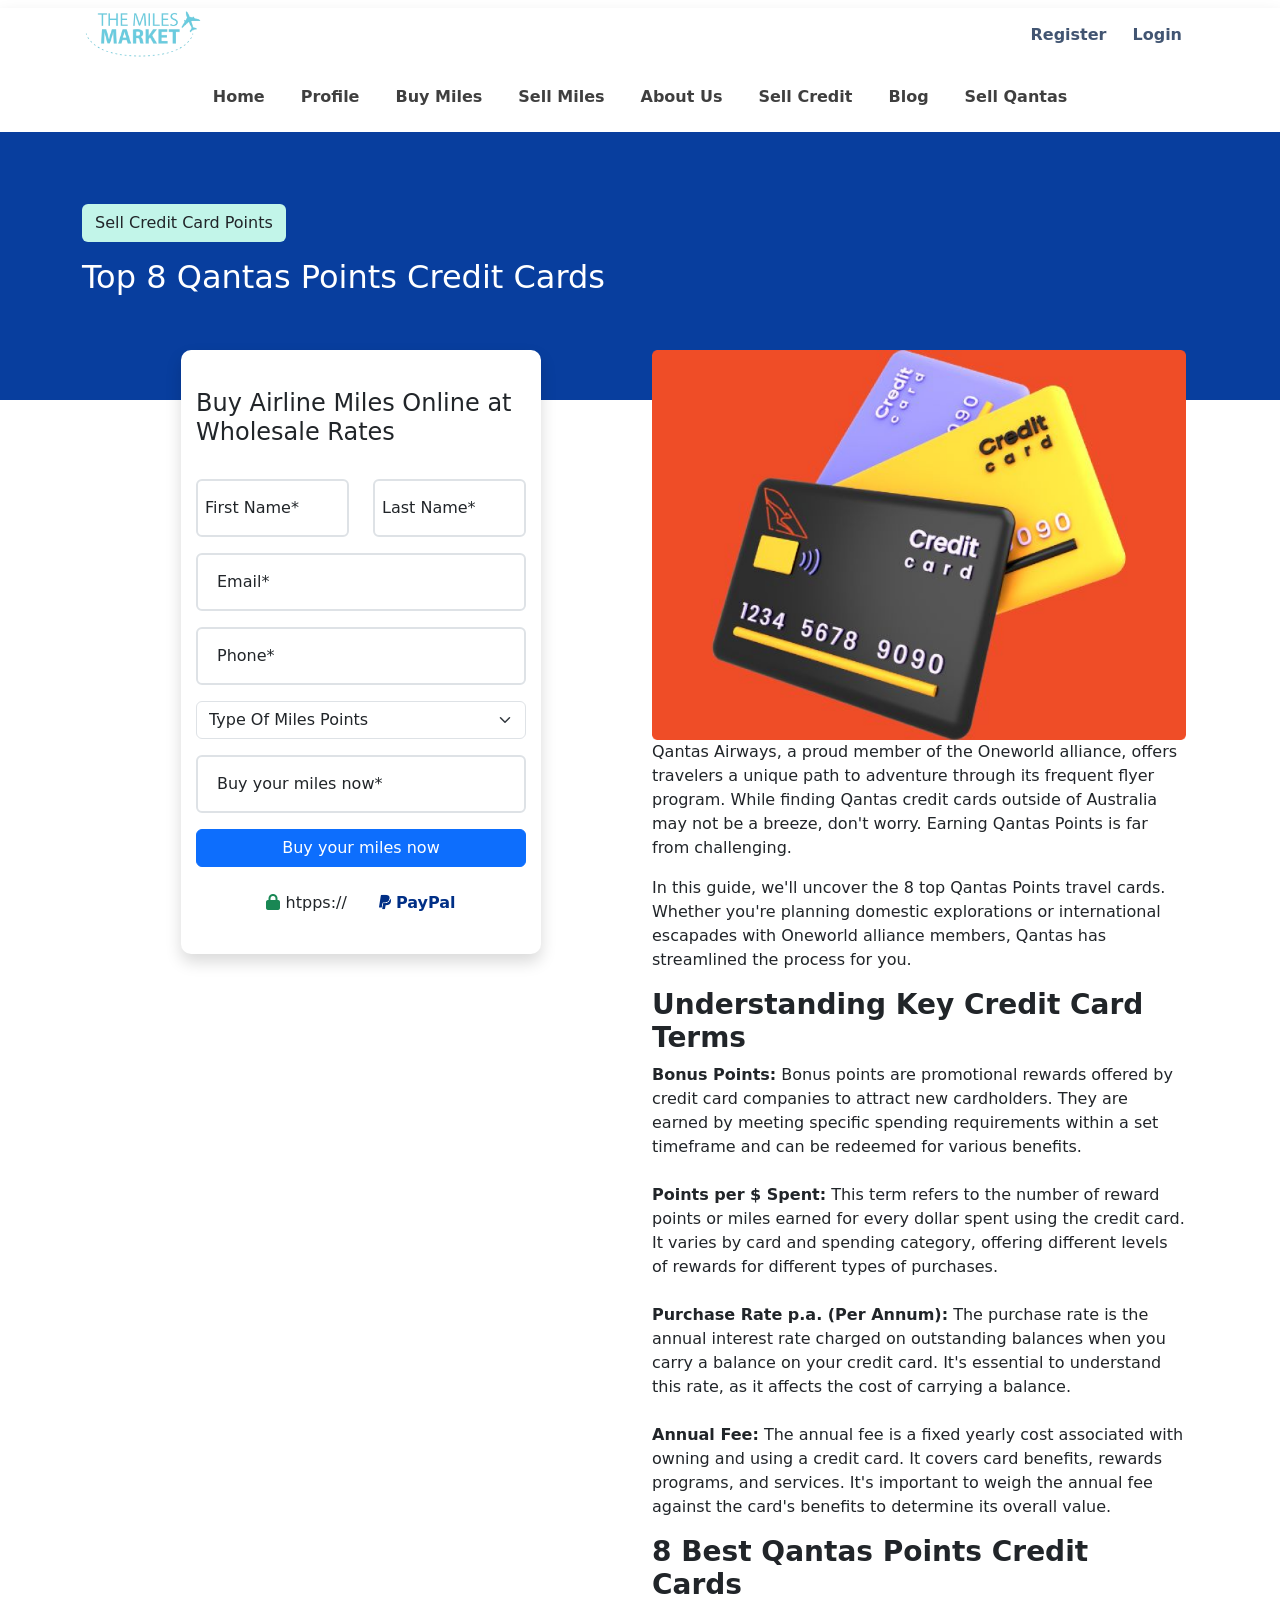
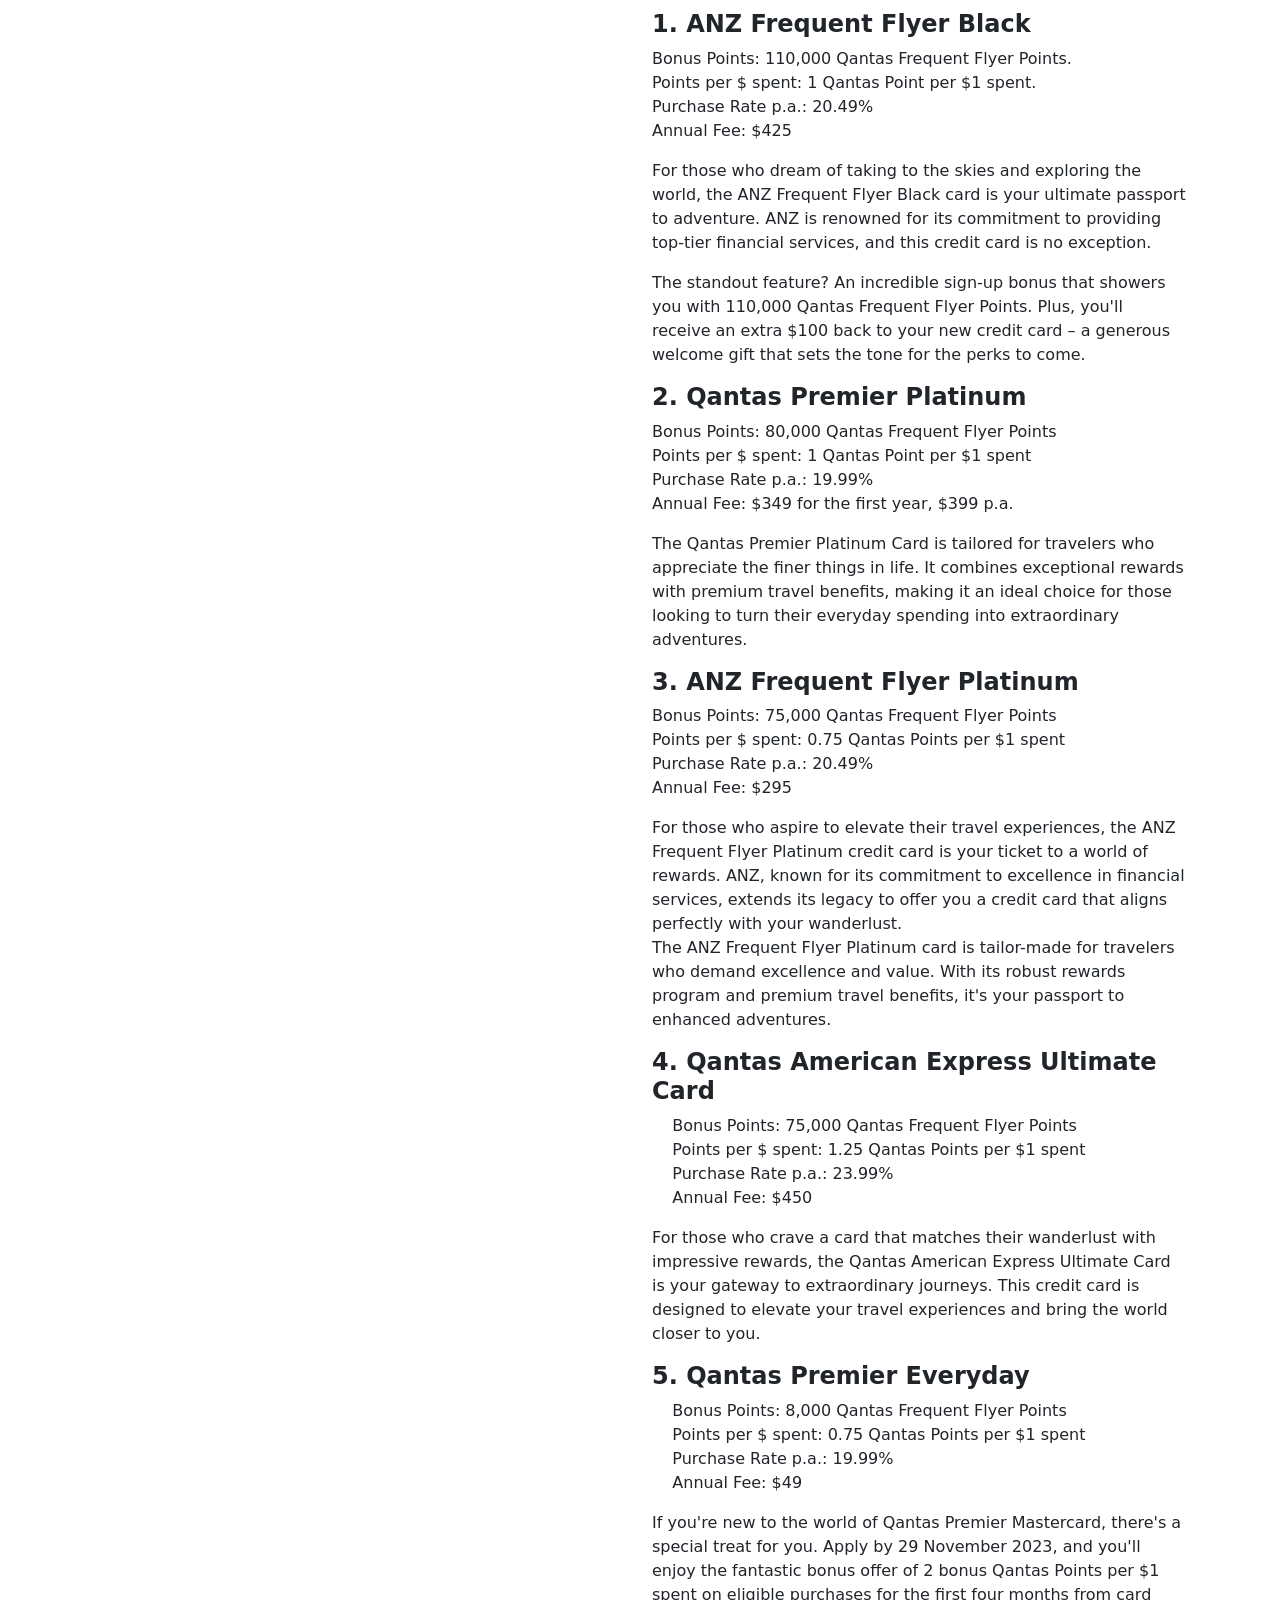
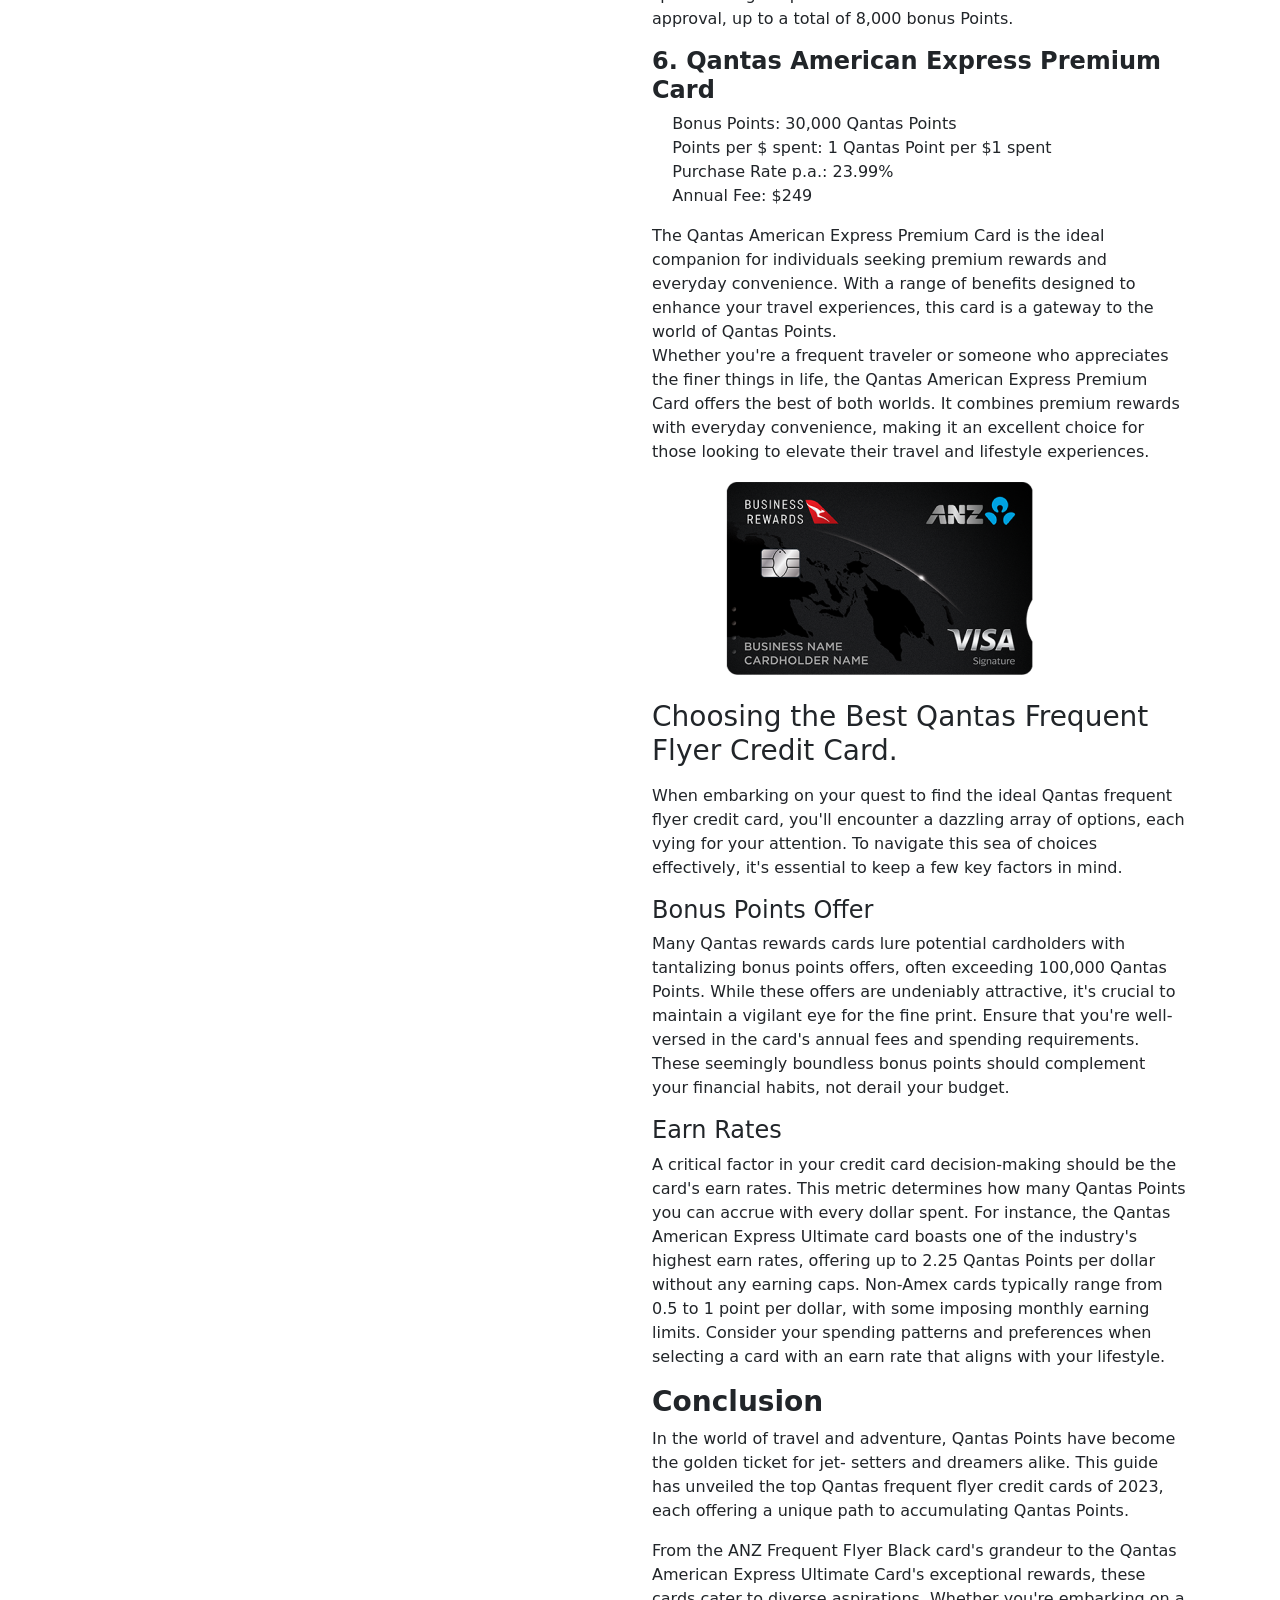
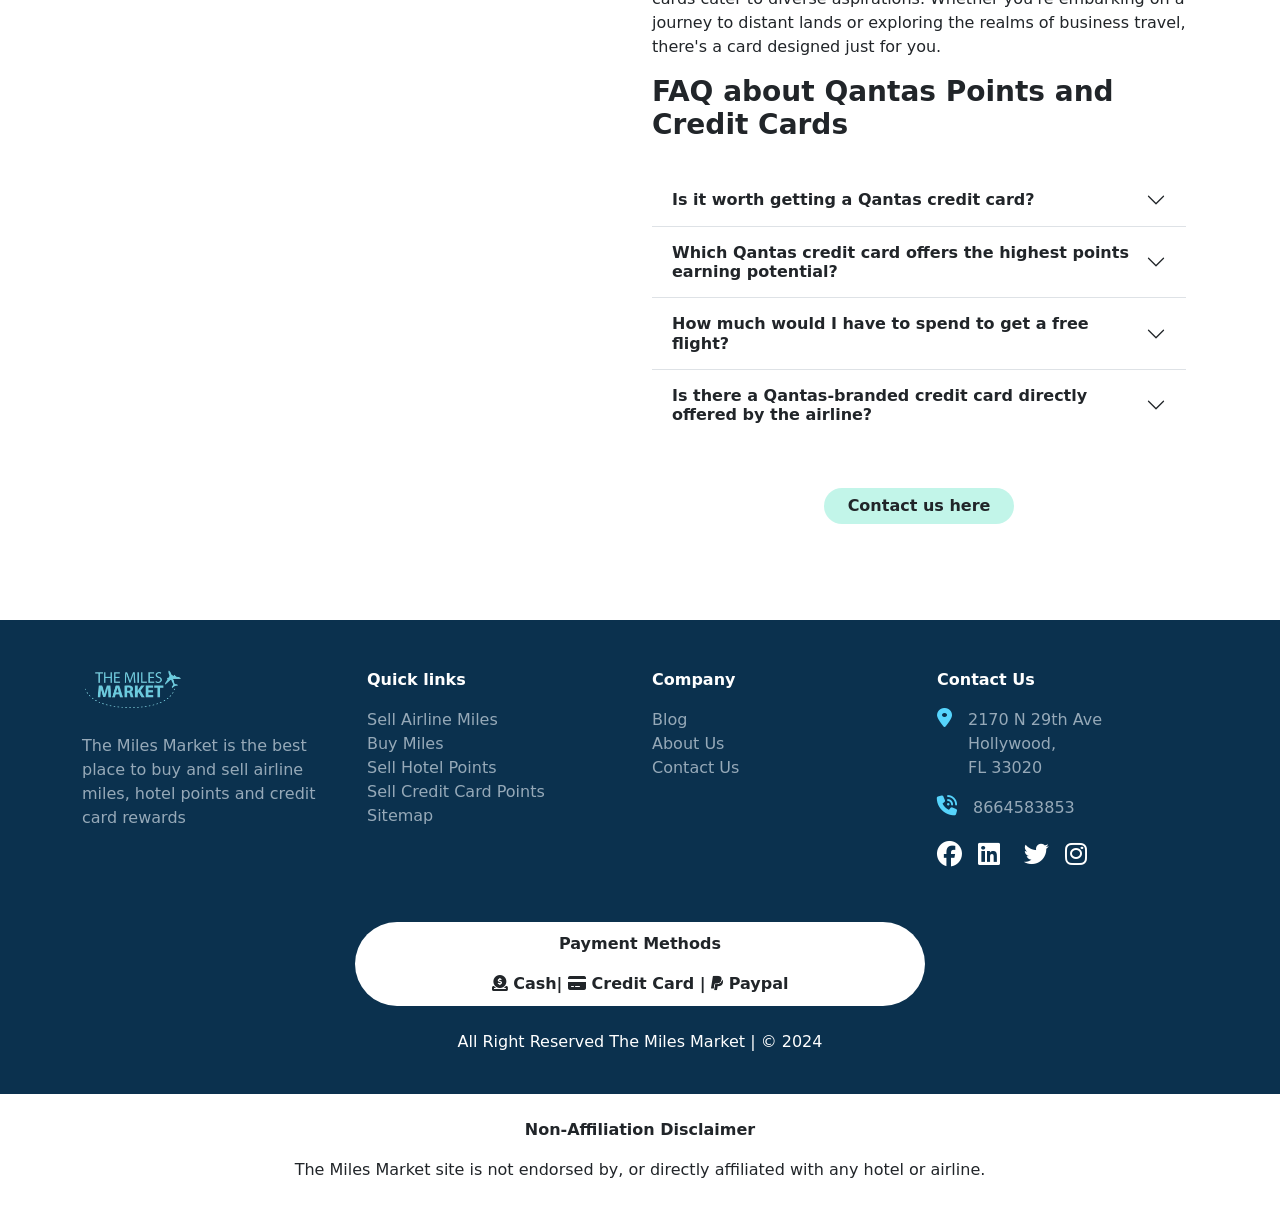
<file: sellMiles.html>
<!DOCTYPE html>
<html lang="en">
<head>
    <meta charset="UTF-8">
    <meta name="viewport" content="width=device-width, initial-scale=1.0">
    <title>Top 8 Qantas Points </title>

    <!-- bootstrap file added -->
    <link rel="stylesheet" href="css/bootstrap.css" />
    <link rel="stylesheet" href="css/index.css" />
    <link rel="stylesheet" href="css/buymiles.css">
    <link rel="stylesheet" href="css/animate.css" />

    <!-- font awesome -->
    <link
      rel="stylesheet"
      href="https://cdnjs.cloudflare.com/ajax/libs/font-awesome/6.4.0/css/all.min.css"
      integrity="sha512-iecdLmaskl7CVkqkXNQ/ZH/XLlvWZOJyj7Yy7tcenmpD1ypASozpmT/E0iPtmFIB46ZmdtAc9eNBvH0H/ZpiBw=="
      crossorigin="anonymous"
      referrerpolicy="no-referrer"/>


</head>
<body>
    <!-- navbar part -->
    <section class="divWhite shadow wow fadeIn" >
      <div class="container mx-auto ">
        <!-- part 1 -->
        <div class="mt-2 d-flex justify-content-between">
          <!-- logo -->
          <div>
            <a href="index.html">
              <img src="imgs/logo.png" style="width: 120px" class="img-fluid" alt="logo" />
            </a>
          </div>
          <!-- login reg button -->
          <div class="d-flex">
            <a class="nav-link active nav-link-ltr" href="register.html">Register</a>
            <a class="nav-link active nav-link-ltr mx-3" href="login.html">Login</a>
          </div>
        </div>

        <!-- part 2 -->
        <div>
          <nav class="navbar navbar-expand-lg">
            <div class="container-fluid">
              <div>
                <!-- empty -->
              </div>
              <!-- collapse responsive button -->
              <!-- data-bs-target related to id -->
              <button
                class="navbar-toggler"
                type="button"
                data-bs-toggle="collapse"
                data-bs-target="#navbarNavAltMarkup"
                aria-controls="navbarNavAltMarkup"
                aria-expanded="false"
                aria-label="Toggle navigation"
              >
                <span class="navbar-toggler-icon"></span>
              </button>

              <!-- id for this part -->
              <div class="collapse navbar-collapse" id="navbarNavAltMarkup">
                <div class="navbar-nav mx-auto">
                  <a class="nav-link active nav-link-ltr" href="index.html">Home</a>
                  <a class="nav-link active nav-link-ltr" href="profile.html">Profile</a>
                  <a class="nav-link active nav-link-ltr" href="buyMiles.html">Buy Miles</a>
                  <a class="nav-link active nav-link-ltr" href="sellMiles.html">Sell Miles</a>
                  <a class="nav-link active nav-link-ltr" href="about.html">About Us</a>
                  <a class="nav-link active nav-link-ltr" href="sellCredits.html">Sell Credit
                  </a>
                  <a class="nav-link active nav-link-ltr" href="blog.html">Blog</a>
                  <a class="nav-link active nav-link-ltr" href="sellqantas.html">Sell Qantas</a>
                </div>
              </div>
            </div>
          </nav>
        </div>

      </div>
    </section>
    <!-- navbar part end -->

    <!-- banner -->
    <section class="divBack">
        <br><br><br>
        <div class="container mx-auto">
            <button class="btn mb-3 wow pulse" style="background-color: #C2F5E9;" >Sell Credit Card Points</button>
            <h2 class="text-white wow bounce">
              Top 8 Qantas Points Credit Cards
            </h2>
        </div>
        <br><br><br><br>
    </section>
    <!-- banner end -->

    <!-- all paragraph -->
    <section class="divStyle2">
      <div class="row container mx-auto ">

        <!-- 1st form-->
        <div class="col-12 col-lg-6 col-md-6 wow slideInLeft">
            <div class="formWidth shadow ">
              <br />
              <h4>Buy Airline Miles Online at Wholesale Rates</h4>
              
              <br />
              <form action="">
                <!-- first & last name -->
                <div class="row">
                  <!-- first name -->
                  <div class="form-floating col-12 mb-3 col-md-6 col-lg-6">
                    <input
                      type="text"
                      class="form-control border-2"
                      id="floatingInput"
                      placeholder="email"
                      required
                    />
                    <label for="floatingInput" class="mx-2">First Name*</label>
                  </div>
                  <!-- last name -->
                  <div class="form-floating col-12 mb-3 col-md-6 col-lg-6">
                    <input
                      type="text"
                      class="form-control border-2"
                      id="floatingPassword"
                      placeholder="Password"
                      required
                    />
                    <label for="floatingPassword" class="mx-2"
                      >Last Name*</label
                    >
                  </div>
                </div>

                <!-- email -->
                <div class="form-floating mb-3">
                  <input
                    type="email"
                    class="form-control border-2"
                    id="floatingPassword"
                    placeholder="Password"
                    required
                  />
                  <label for="floatingPassword" class="mx-2">Email*</label>
                </div>

                <!-- phone -->
                <div class="form-floating mb-3">
                  <input
                    type="text"
                    class="form-control border-2"
                    id="floatingPassword"
                    placeholder="Password"
                    required
                  />
                  <label for="floatingPassword" class="mx-2">Phone*</label>
                </div>

                <!-- types -->
                <div class="mb-3">
                    <select
                      class="form-select"
                      aria-label="Default select example"
                    >
                      <option selected>Type Of Miles Points</option>
                      <option value="1">A</option>
                      <option value="2">B</option>
                      <option value="3">C</option>
                    </select>
                </div>

                <!-- amount of points -->
                <div class="form-floating mb-3">
                  <input
                    type="text"
                    class="form-control border-2"
                    id="floatingPassword"
                    placeholder="Password"
                    required
                  />
                  <label for="floatingPassword" class="mx-2">Buy your miles now*</label
                  >
                </div>

                <!-- button -->
                <div class="d-grid">
                  <button class="btn btn-primary">
                    Buy your miles now
                  </button>
                </div>
                <br />

                <!-- logo -->
                <div class="d-flex justify-content-center">
                  <div class="mx-3">
                    <i class="fa-solid fa-lock text-success"> </i> htpps://
                  </div>
                  <div class="mx-3">
                    <span style="color: #002f86">
                      <i class="fa-brands fa-paypal"></i> <b>PayPal</b>
                    </span>
                  </div>
                </div>
                <br />
              </form>
            </div>
        </div>

        <!-- 2nd all paragraph -->
        <div class="col-12 col-md-6 col-lg-6" >
          <div class="wow slideInRight">
            <img src="imgs/cards.png" class="img-fluid" alt="">
          </div>
          <div>
            <p class="wow pulse">
              Qantas Airways, a proud member of the Oneworld alliance, offers travelers a unique path to adventure through its frequent flyer program. While finding Qantas credit cards outside of Australia may not be a breeze, don't worry. Earning Qantas Points is far from challenging.
            </p>
            <p class="wow bounce">
              In this guide, we'll uncover the 8 top Qantas Points travel cards. Whether you're planning domestic explorations or international escapades with Oneworld alliance members, Qantas has streamlined the process for you.
            </p>

            <h3>
              <b> Understanding Key Credit Card Terms</b>
            </h3>

            <p class="wow fadeIn">
              <b>Bonus Points:</b>  Bonus points are promotional rewards offered by credit card companies
                to attract new cardholders. They are earned by meeting specific spending requirements
                within a set timeframe and can be redeemed for various benefits.
              <br> <br>
              <b>Points per $ Spent:</b>  This term refers to the number of reward points or miles earned for
              every dollar spent using the credit card. It varies by card and spending category, offering
              different levels of rewards for different types of purchases.
              <br> <br>
              <b>Purchase Rate p.a. (Per Annum):</b>   The purchase rate is the annual interest rate charged on
              outstanding balances when you carry a balance on your credit card. It's essential to
              understand this rate, as it affects the cost of carrying a balance.
              <br><br>
              <b>Annual Fee:</b> The annual fee is a fixed yearly cost associated with owning and using a
              credit card. It covers card benefits, rewards programs, and services. It's important to
              weigh the annual fee against the card's benefits to determine its overall value.
            </p>

            <h3 class="wow bounce">
              <b>8 Best Qantas Points Credit Cards</b>
            </h3>

            <h4 class="wow bounce">
              <b>1. ANZ Frequent Flyer Black</b>
            </h4>

            <p class="wow pulse">
              Bonus Points: 110,000 Qantas Frequent Flyer Points. <br>
              Points per $ spent: 1 Qantas Point per $1 spent. <br>
              Purchase Rate p.a.: 20.49% <br>
              Annual Fee: $425 <br>
            </p>

            <p class="wow pulse">
              For those who dream of taking to the skies and exploring the world, the ANZ Frequent Flyer
              Black card is your ultimate passport to adventure. ANZ is renowned for its commitment to
              providing top-tier financial services, and this credit card is no exception.
            </p>

            <p class="wow pulse">
              The standout feature? An incredible sign-up bonus that showers you with 110,000 Qantas
              Frequent Flyer Points. Plus, you'll receive an extra $100 back to your new credit card – a
              generous welcome gift that sets the tone for the perks to come.
            </p>

            <h4 class="wow bounce">
              <b>2. Qantas Premier Platinum</b>
            </h4>

            <p class="wow pulse">
              Bonus Points: 80,000 Qantas Frequent Flyer Points <br>
              Points per $ spent: 1 Qantas Point per $1 spent <br>
              Purchase Rate p.a.: 19.99% <br>
              Annual Fee: $349 for the first year, $399 p.a. 
            </p>

            <p class="wow pulse">
              The Qantas Premier Platinum Card is tailored for travelers who appreciate the finer things in
              life. It combines exceptional rewards with premium travel benefits, making it an ideal choice
              for those looking to turn their everyday spending into extraordinary adventures.
            </p>

            <h4 class="wow bounce">
              <b> 3. ANZ Frequent Flyer Platinum</b>
            </h4>

            <p class="wow fadeIn">
              Bonus Points: 75,000 Qantas Frequent Flyer Points <br>
              Points per $ spent: 0.75 Qantas Points per $1 spent <br>
              Purchase Rate p.a.: 20.49% <br>
              Annual Fee: $295 <br>
            </p>

            <p class="wow fadeIn">
              For those who aspire to elevate their travel experiences, the ANZ Frequent Flyer Platinum
              credit card is your ticket to a world of rewards. ANZ, known for its commitment to excellence
              in financial services, extends its legacy to offer you a credit card that aligns perfectly with your
              wanderlust. <br>
              The ANZ Frequent Flyer Platinum card is tailor-made for travelers who demand excellence and
              value. With its robust rewards program and premium travel benefits, it's your passport to
              enhanced adventures. 
            </p>

            <h4 class="wow bounce">
              <b>4. Qantas American Express Ultimate Card</b>
            </h4>

            <p class="wow pulse">
                  Bonus Points: 75,000 Qantas Frequent Flyer Points <br>
                  Points per $ spent: 1.25 Qantas Points per $1 spent <br>
                  Purchase Rate p.a.: 23.99% <br>
                  Annual Fee: $450 <br>
            </p>

            <p class="wow pulse">
              For those who crave a card that matches their wanderlust with impressive rewards, the Qantas
              American Express Ultimate Card is your gateway to extraordinary journeys. This credit card is
              designed to elevate your travel experiences and bring the world closer to you.
            </p>

            <h4 class="wow bounce">
              <b>5. Qantas Premier Everyday</b>
            </h4>

            <p class="wow pulse">
                  Bonus Points: 8,000 Qantas Frequent Flyer Points <br>
                  Points per $ spent: 0.75 Qantas Points per $1 spent <br>
                  Purchase Rate p.a.: 19.99% <br>
                  Annual Fee: $49 <br>
            </p>

            <p class="wow pulse">
              If you're new to the world of Qantas Premier Mastercard, there's a special treat for you. Apply
              by 29 November 2023, and you'll enjoy the fantastic bonus offer of 2 bonus Qantas Points per
              $1 spent on eligible purchases for the first four months from card approval, up to a total of
              8,000 bonus Points.
            </p>

            <h4 class="wow bounce">
              <b>6. Qantas American Express Premium Card</b>
            </h4>

            <p class="wow pulse">
                  Bonus Points: 30,000 Qantas Points <br>
                  Points per $ spent: 1 Qantas Point per $1 spent <br>
                  Purchase Rate p.a.: 23.99% <br>
                  Annual Fee: $249 <br>
            </p>

            <p class="wow pulse">
              The Qantas American Express Premium Card is the ideal companion for individuals seeking
              premium rewards and everyday convenience. With a range of benefits designed to enhance
              your travel experiences, this card is a gateway to the world of Qantas Points. 
              <br>
              Whether you're a frequent traveler or someone who appreciates the finer things in life, the
              Qantas American Express Premium Card offers the best of both worlds. It combines premium
              rewards with everyday convenience, making it an excellent choice for those looking to elevate
              their travel and lifestyle experiences.
            </p>
            
            <img src="imgs/card9.png" class="img-fluid wow slideInRight" alt="">
            <br> <br>
            <h3 class="mb-3 wow bounce">
              Choosing the Best Qantas Frequent Flyer Credit Card.
            </h3>
            <p class="wow pulse">
              When embarking on your quest to find the ideal Qantas frequent flyer credit card, you'll
              encounter a dazzling array of options, each vying for your attention. To navigate this sea of
              choices effectively, it's essential to keep a few key factors in mind.
            </p>

            <h4 class="wow bounce">
              Bonus Points Offer
            </h4>
            <p class="wow pulse">
              Many Qantas rewards cards lure potential cardholders with tantalizing bonus points offers,
              often exceeding 100,000 Qantas Points. While these offers are undeniably attractive, it's
              crucial to maintain a vigilant eye for the fine print. Ensure that you're well-versed in the card's
              annual fees and spending requirements. These seemingly boundless bonus points should
              complement your financial habits, not derail your budget.
            </p>

            <h4 class="wow bounce">
              Earn Rates
            </h4>

            <p class="wow pulse">
              A critical factor in your credit card decision-making should be the card's earn rates. This metric
              determines how many Qantas Points you can accrue with every dollar spent. For instance, the
              Qantas American Express Ultimate card boasts one of the industry's highest earn rates,
              offering up to 2.25 Qantas Points per dollar without any earning caps. Non-Amex cards
              typically range from 0.5 to 1 point per dollar, with some imposing monthly earning limits.
              Consider your spending patterns and preferences when selecting a card with an earn rate that
              aligns with your lifestyle.
            </p>

            <h3 class="wow bounce">
              <b>Conclusion</b>
            </h3>

            <p class="wow pulse">
              In the world of travel and adventure, Qantas Points have become the golden ticket for jet-
              setters and dreamers alike. This guide has unveiled the top Qantas frequent flyer credit cards
              of 2023, each offering a unique path to accumulating Qantas Points.
            </p>

            <p class="wow pulse">
              From the ANZ Frequent Flyer Black card's grandeur to the Qantas American Express Ultimate
              Card's exceptional rewards, these cards cater to diverse aspirations. Whether you're
              embarking on a journey to distant lands or exploring the realms of business travel, there's a
              card designed just for you.
            </p>

            <h3 class="wow bounce"> <b>FAQ about Qantas Points and Credit Cards</b> </h3>
            
            
            <!-- faq -->
            <div class="wow pulse">
              <br>
              <div>
                <div class="accordion accordion-flush  mb-4" id="accordionFlushExample">
                  <!-- 1 -->
                  <div class="accordion-item">
                    <h2 class="accordion-header">
                      <button class="accordion-button collapsed" type="button" data-bs-toggle="collapse" data-bs-target="#flush-collapseOne" aria-expanded="false" aria-controls="flush-collapseOne">
                        <b>Is it worth getting a Qantas credit card?</b>
                      </button>
                    </h2>
                    <div id="flush-collapseOne" class="accordion-collapse collapse" data-bs-parent="#accordionFlushExample">
                      <div class="accordion-body">
                        Whether getting a Qantas credit card is worth it depends on your travel and spending habits. If
                        you frequently fly with Qantas or its partner airlines and can take advantage of the card's
                        bonus points, travel perks, and other benefits, it can be a valuable addition to your wallet.
                        These cards often come with features like airport lounge access, complimentary travel
                        insurance, and accelerated points earned on eligible purchases. However, it's essential to
                        consider factors like the annual fee and interest rates to ensure it aligns with your financial
                        goals. Evaluate the benefits and costs to determine if a Qantas credit card is a worthwhile
                        choice for you.
                      </div>
                    </div>
                  </div>

                  <!-- 2 -->
                  <div class="accordion-item">
                    <h2 class="accordion-header">
                      <button class="accordion-button collapsed" type="button" data-bs-toggle="collapse" data-bs-target="#flush-collapseTwo" aria-expanded="false" aria-controls="flush-collapseTwo">
                        <b>Which Qantas credit card offers the highest points earning potential?</b>
                      </button>
                    </h2>
                    <div id="flush-collapseTwo" class="accordion-collapse collapse" data-bs-parent="#accordionFlushExample">
                        <div class="accordion-body">
                        The credit card that earns the most Qantas Points can vary depending on your spending habits
                        and preferences. Cards like the Qantas American Express Ultimate Card and the ANZ Frequent
                        Flyer Black Card offer competitive earn rates and substantial bonus points, making them
                        strong contenders for maximizing your points. However, the best choice for you depends on
                        your specific financial goals and travel plans.
                        </div>
                    </div>
                  </div>

                  <!-- 3 -->
                  <div class="accordion-item">
                    <h2 class="accordion-header">
                      <button class="accordion-button collapsed" type="button" data-bs-toggle="collapse" data-bs-target="#flush-collapseThree" aria-expanded="false" aria-controls="flush-collapseThree">
                        <b> How much would I have to spend to get a free flight? </b>
                      </button>
                    </h2>
                    <div id="flush-collapseThree" class="accordion-collapse collapse" data-bs-parent="#accordionFlushExample">
                        <div class="accordion-body">
                        The number of points required for a free flight depends on various factors, including your
                        destination, ticket class, and the airline's reward program. For Qantas flights, the number of
                        points needed varies widely. It's essential to check Qantas' official website or contact their
                        customer service to get the most accurate and up-to-date information on points required for
                        your desired flight.
                        </div>
                    </div>
                  </div>

                  <!-- 4 -->
                  <div class="accordion-item">
                    <h2 class="accordion-header">
                      <button class="accordion-button collapsed" type="button" data-bs-toggle="collapse" data-bs-target="#flush-collapseFour" aria-expanded="false" aria-controls="flush-collapseThree">
                        <b>Is there a Qantas-branded credit card directly offered by the airline? </b>
                      </button>
                    </h2>
                    <div id="flush-collapseFour" class="accordion-collapse collapse" data-bs-parent="#accordionFlushExample">
                      <div class="accordion-body">American Airlines AAdvantage Miles: Known for their extensive network and partnerships with various airlines, American Airlines miles are often sought after. 
                        Yes, Qantas has partnered with several financial institutions to offer a range of Qantas-
                        branded credit cards. These credit cards are designed to help you earn Qantas Points on your
                        everyday spending, ultimately allowing you to redeem them for flights and other rewards.
                        Examples include the Qantas American Express Ultimate Card and the Qantas Premier
                        Everyday Card.
                      </div>
                    </div>
                  </div>

                </div>

                <br>
                <span class="d-flex justify-content-center">
                    <button type="button" class="btn px-4 " style="background-color: #C2F5E9;
                    border-radius: 20px; border: none;"  > <b>Contact us here </b> </button>
                </span>

              </div>
              <br><br>
            </div>
            <!-- faq end -->

          </div>
        </div>

      </div>
      <br><br>
    </section>
    <!-- all paragraph end -->

    <!-- footer part -->
    <section class="wow fadeIn">
      <!-- part 1 -->
      <div style="background-color: #0B314E;">
        <br>
        <div class="container mx-auto mt-4" >
          <div class="row">
            <!-- 1 -->
            <div class="col-12 col-md-6 col-lg-3" >

              <img src="imgs/logo.png" style="width: 100px" class="img-fluid" alt="">
              <br><br>
              <p class="footerText" >
                The Miles Market is the best place to buy and sell airline miles, hotel points and credit card rewards
              </p>
            </div>

            <!-- 2 -->
            <div class="col-12 col-md-6 col-lg-3" >
              <p class="text-white"> <b>Quick links</b> </p>
              <a href="" class="footerLinks" >Sell Airline Miles</a>
              <br>
              <a href="" class="footerLinks" >Buy Miles</a>
              <br>
              <a href="" class="footerLinks" >Sell Hotel Points</a>
              <br>
              <a href="" class="footerLinks" >Sell Credit Card Points</a>
              <br>
              <a href="" class="footerLinks" >Sitemap</a>
            </div>

            <!-- 3 -->
            <div class="col-12 col-md-6 col-lg-3" >
              <p class="text-white"> <b>Company</b> </p>
              <a href="" class="footerLinks" >Blog</a>
              <br>
              <a href="" class="footerLinks" >About Us</a>
              <br>
              <a href="" class="footerLinks" >Contact Us</a>
            </div>

            <!-- 4 -->
            <div class="col-12 col-md-6 col-lg-3" >
              <p class="text-white"> <b>Contact Us</b> </p>
              <!-- address -->
              <span class="d-flex " >
                <i class="fa-solid fa-location-dot " style="color: #56D4FC; font-size: 20px;"></i>
                <p class="footerLinks mx-3">2170 N 29th Ave Hollywood, <br> FL 33020</p>
              </span>

              <!-- phone -->
              <span class="d-flex " >
                <i class="fa-solid fa-phone-volume " style="color: #56D4FC; font-size: 20px;"></i>
                <p class="footerLinks mx-3">8664583853</p>
              </span>

              <!-- social icons -->
              <span class="text-white " style="font-size: 25px; " >
                <i class="fa-brands fa-facebook"></i>
                <i class="fa-brands fa-linkedin mx-2"></i>
                <i class="fa-brands fa-twitter mx-2"></i>
                <i class="fa-brands fa-instagram"></i>
              </span>

            </div>
            
          </div>
          <br> <br>

          <!-- payment part -->
          <div class="row">
            <div class="text-center col-10 col-md-6 smallDiv" >
              <p >
                <b>Payment Methods</b> 
              </p>
              <!-- icons -->
              <b >
                <i class="fa-solid fa-circle-dollar-to-slot"></i> Cash| 
                <i class="fa-solid fa-credit-card"></i> Credit Card |
                <i class="fa-brands fa-paypal"></i> Paypal
              </b>
            </div>
          </div>
          
          <br>
          <p class="text-white text-center" > All Right Reserved The Miles Market | © 2024</p>
          <br>
        </div>

      </div>

      <br>
      <!-- part 2 -->
      <span class="text-center">
        <p> <b>Non-Affiliation Disclaimer</b> </p>
        <p>The Miles Market site is not endorsed by, or directly affiliated with any hotel or airline.</p>
      </span>
      <br>
    </section>
    <!-- footer part end -->

    <script src="js/wow.min.js"></script>
    <script src="js/bootstrap.bundle.min.js"></script>
</body>
</html>
</file>
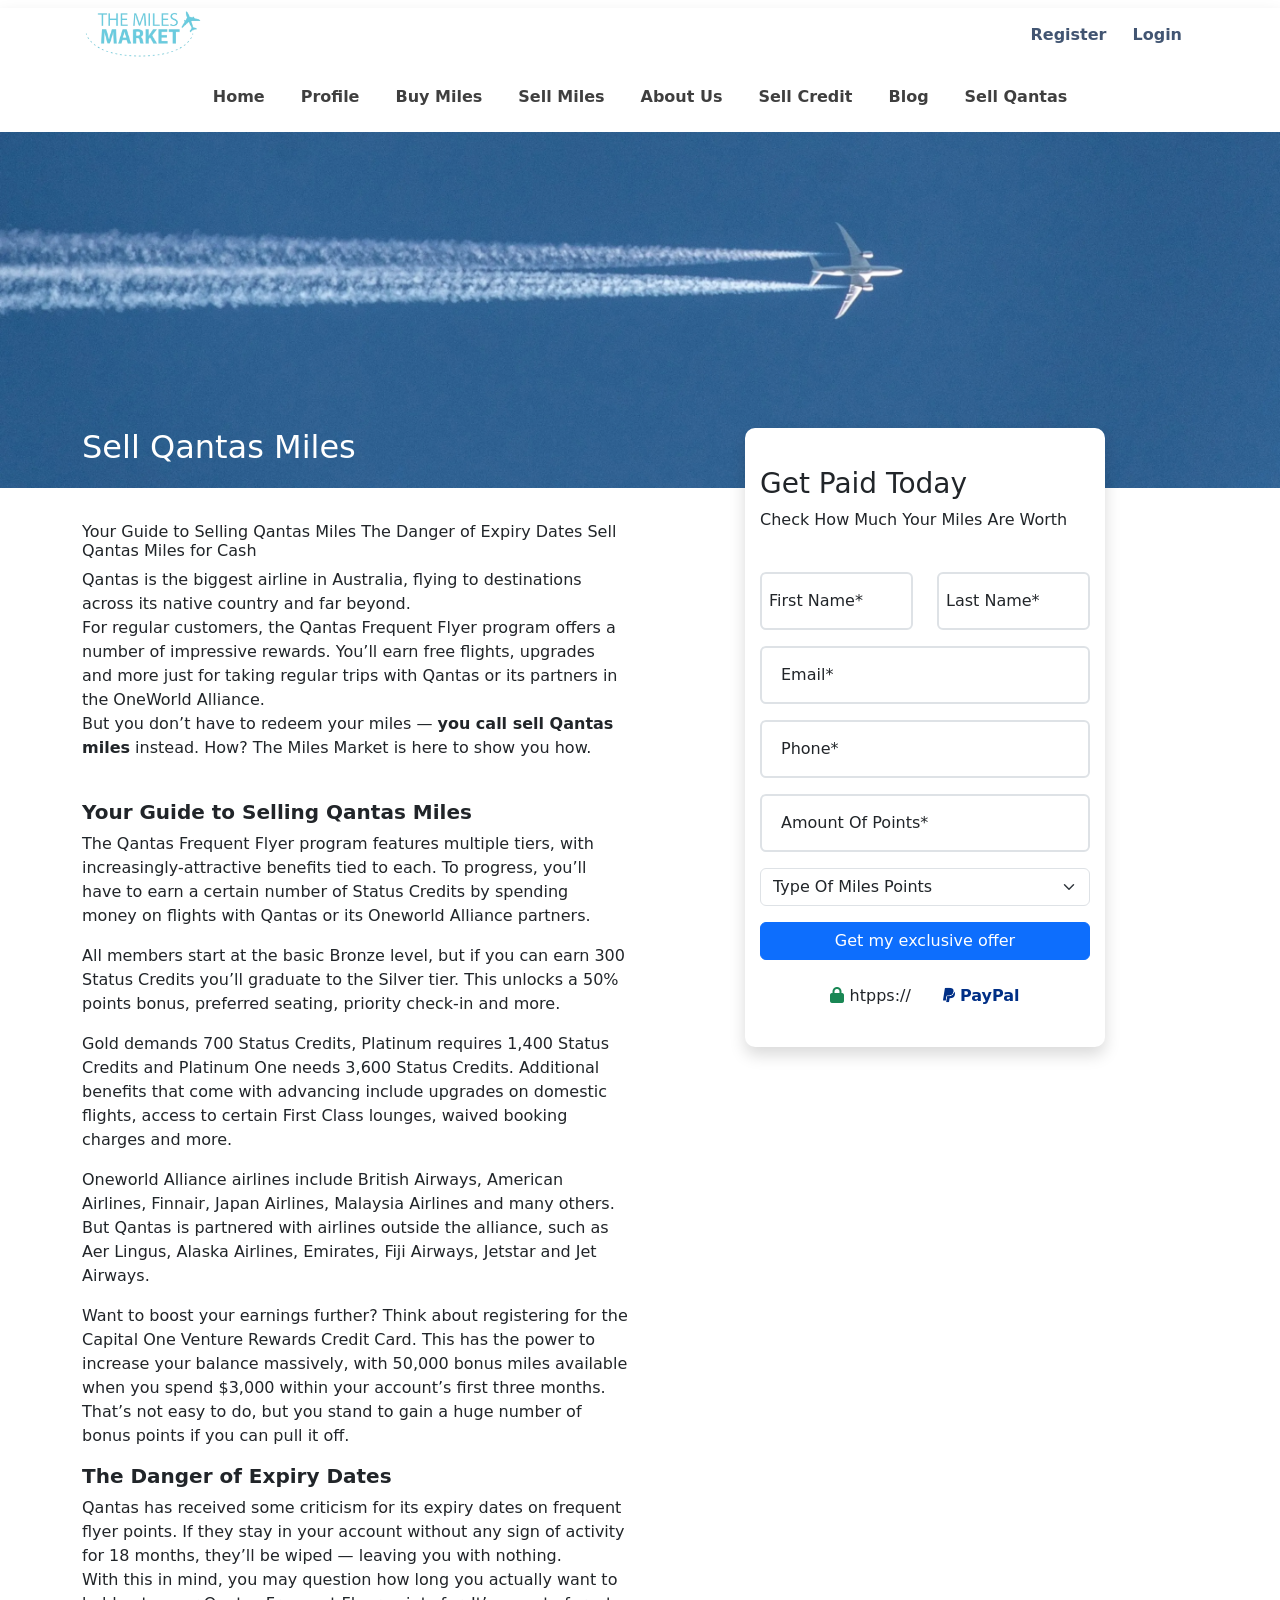
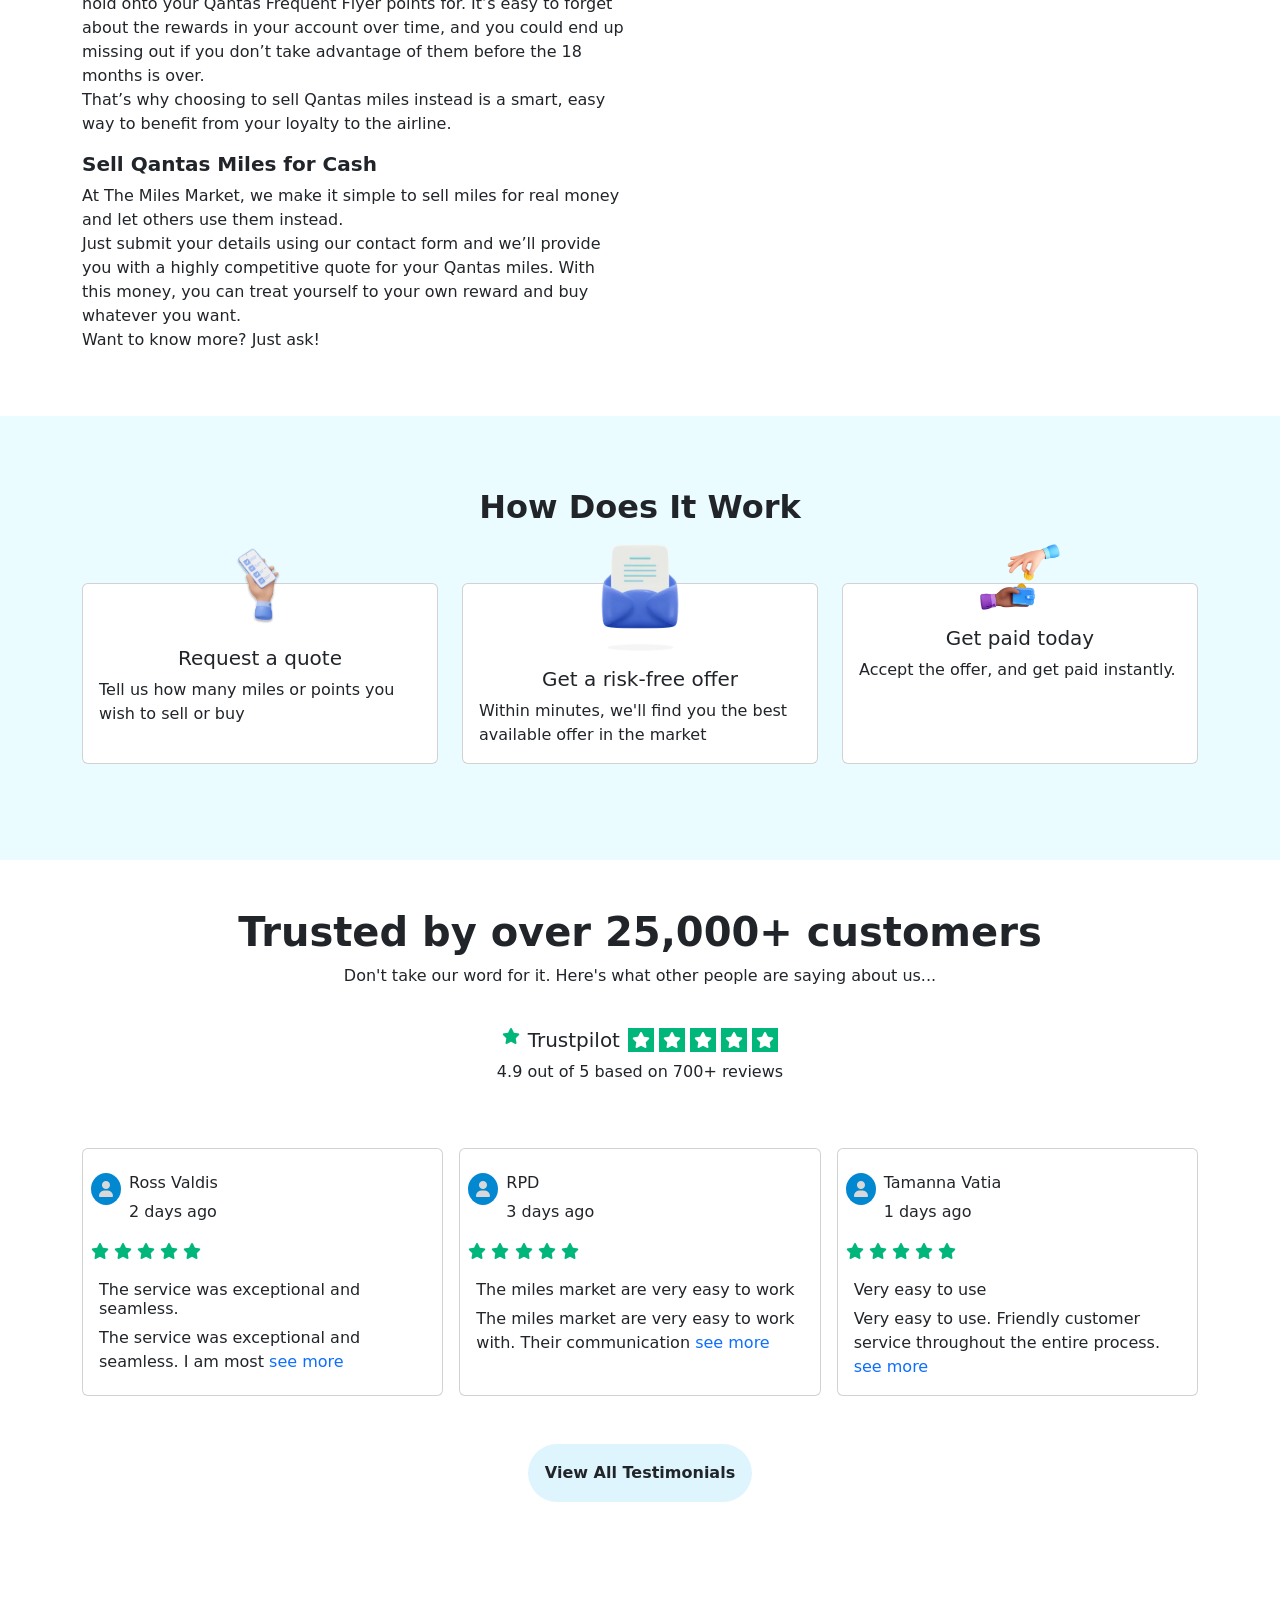
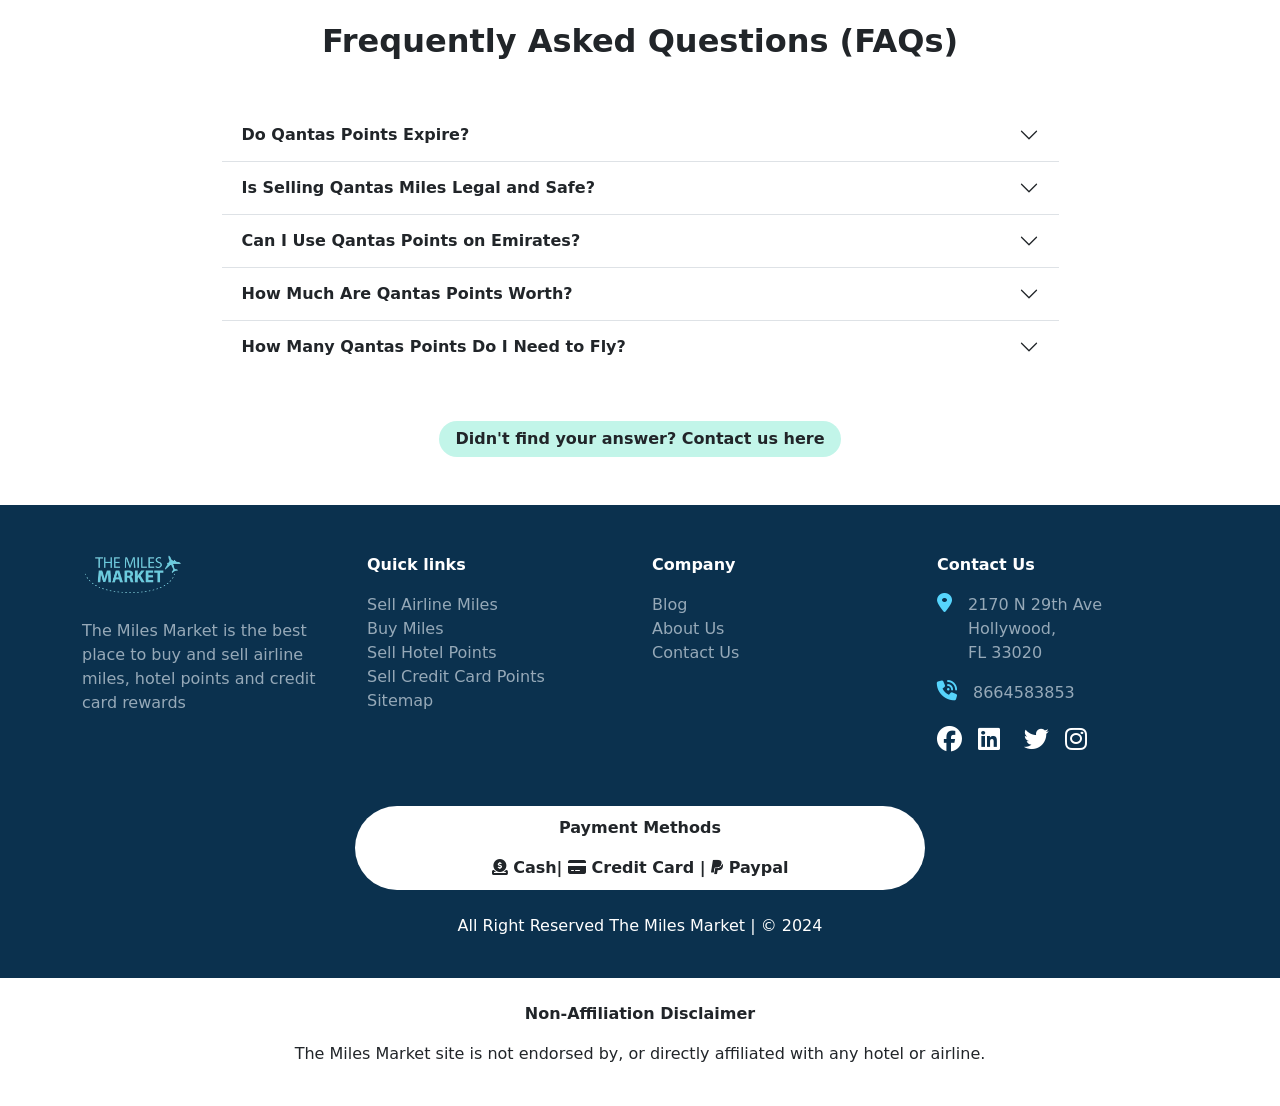
<file: sellqantas.html>
<!DOCTYPE html>
<html lang="en">
  <head>
    <meta charset="UTF-8" />
    <meta name="viewport" content="width=device-width, initial-scale=1.0" />
    <title>Sell Qantas</title>

    <!-- bootstrap file added -->
    <link rel="stylesheet" href="css/bootstrap.css" />
    <link rel="stylesheet" href="css/index.css" />

    <link rel="stylesheet" href="css/animate.css" />

    <!-- font awesome -->
    <link
      rel="stylesheet"
      href="https://cdnjs.cloudflare.com/ajax/libs/font-awesome/6.4.0/css/all.min.css"
      integrity="sha512-iecdLmaskl7CVkqkXNQ/ZH/XLlvWZOJyj7Yy7tcenmpD1ypASozpmT/E0iPtmFIB46ZmdtAc9eNBvH0H/ZpiBw=="
      crossorigin="anonymous"
      referrerpolicy="no-referrer"
    />
  </head>
  <body>
    <!-- navbar part -->
    <section class="divWhite shadow wow fadeIn">
      <div class="container mx-auto">
        <!-- part 1 -->
        <div class="mt-2 d-flex justify-content-between">
          <!-- logo -->
          <div>
            <a href="index.html">
              <img
                src="imgs/logo.png"
                style="width: 120px"
                class="img-fluid"
                alt="logo"
              />
            </a>
          </div>
          <!-- login reg button -->
          <div class="d-flex">
            <a class="nav-link active nav-link-ltr" href="register.html"
              >Register</a
            >
            <a class="nav-link active nav-link-ltr mx-3" href="login.html"
              >Login</a
            >
          </div>
        </div>

        <!-- part 2 -->
        <div>
          <nav class="navbar navbar-expand-lg">
            <div class="container-fluid">
              <div>
                <!-- empty -->
              </div>
              <!-- collapse responsive button -->
              <!-- data-bs-target related to id -->
              <button
                class="navbar-toggler"
                type="button"
                data-bs-toggle="collapse"
                data-bs-target="#navbarNavAltMarkup"
                aria-controls="navbarNavAltMarkup"
                aria-expanded="false"
                aria-label="Toggle navigation"
              >
                <span class="navbar-toggler-icon"></span>
              </button>

              <!-- id for this part -->
              <div class="collapse navbar-collapse" id="navbarNavAltMarkup">
                <div class="navbar-nav mx-auto">
                  <a class="nav-link active nav-link-ltr" href="index.html"
                    >Home</a
                  >
                  <a class="nav-link active nav-link-ltr" href="profile.html"
                    >Profile</a
                  >
                  <a class="nav-link active nav-link-ltr" href="buyMiles.html"
                    >Buy Miles</a
                  >
                  <a class="nav-link active nav-link-ltr" href="sellMiles.html"
                    >Sell Miles</a
                  >
                  <a class="nav-link active nav-link-ltr" href="about.html"
                    >About Us</a
                  >
                  <a
                    class="nav-link active nav-link-ltr"
                    href="sellCredits.html"
                    >Sell Credit
                  </a>
                  <a class="nav-link active nav-link-ltr" href="blog.html"
                    >Blog</a
                  >
                  <a class="nav-link active nav-link-ltr" href="sellqantas.html"
                    >Sell Qantas</a
                  >
                </div>
              </div>
            </div>
          </nav>
        </div>
      </div>
    </section>
    <!-- navbar part end -->

    <!-- sell banner -->
    <section class="wow pulse">
      <img src="imgs/sellbannar.png" style="width: 100%" alt="" />
    </section>
    <!-- sell banner end -->

    <section class="container mx-auto" style="margin-top: -60px">
      <div class="row">
        <!-- 1st col -->
        <div class="col-12 col-lg-6 col-md-6">
          <h2 class="text-white wow slideInDown">Sell Qantas Miles</h2>
          <br /><br />
          <h6 class="wow bounce">
            Your Guide to Selling Qantas Miles The Danger of Expiry Dates Sell
            Qantas Miles for Cash
          </h6>

          <p class="wow pulse">
            Qantas is the biggest airline in Australia, flying to destinations
            across its native country and far beyond. <br />
            For regular customers, the Qantas Frequent Flyer program offers a
            number of impressive rewards. You’ll earn free flights, upgrades and
            more just for taking regular trips with Qantas or its partners in
            the OneWorld Alliance. <br />
            But you don’t have to redeem your miles —
            <b>you call sell Qantas miles</b> instead. How? The Miles Market is
            here to show you how. <br /><br />
          </p>

          <h5 class="wow bounce">
            <b>Your Guide to Selling Qantas Miles </b>
          </h5>

          <p class="wow pulse">
            The Qantas Frequent Flyer program features multiple tiers, with
            increasingly-attractive benefits tied to each. To progress, you’ll
            have to earn a certain number of Status Credits by spending money on
            flights with Qantas or its Oneworld Alliance partners.
          </p>

          <p class="wow pulse">
            All members start at the basic Bronze level, but if you can earn 300
            Status Credits you’ll graduate to the Silver tier. This unlocks a
            50% points bonus, preferred seating, priority check-in and more.
          </p>

          <p class="wow pulse">
            Gold demands 700 Status Credits, Platinum requires 1,400 Status
            Credits and Platinum One needs 3,600 Status Credits. Additional
            benefits that come with advancing include upgrades on domestic
            flights, access to certain First Class lounges, waived booking
            charges and more.
          </p>

          <p class="wow pulse">
            Oneworld Alliance airlines include British Airways, American
            Airlines, Finnair, Japan Airlines, Malaysia Airlines and many
            others. But Qantas is partnered with airlines outside the alliance,
            such as Aer Lingus, Alaska Airlines, Emirates, Fiji Airways, Jetstar
            and Jet Airways.
          </p>

          <p class="wow pulse">
            Want to boost your earnings further? Think about registering for the
            Capital One Venture Rewards Credit Card. This has the power to
            increase your balance massively, with 50,000 bonus miles available
            when you spend $3,000 within your account’s first three months.
            That’s not easy to do, but you stand to gain a huge number of bonus
            points if you can pull it off.
          </p>

          <h5 class="wow bounce">
            <b>The Danger of Expiry Dates</b>
          </h5>

          <p class="wow pulse">
            Qantas has received some criticism for its expiry dates on frequent
            flyer points. If they stay in your account without any sign of
            activity for 18 months, they’ll be wiped — leaving you with nothing.
            <br />
            With this in mind, you may question how long you actually want to
            hold onto your Qantas Frequent Flyer points for. It’s easy to forget
            about the rewards in your account over time, and you could end up
            missing out if you don’t take advantage of them before the 18 months
            is over. <br />
            That’s why choosing to sell Qantas miles instead is a smart, easy
            way to benefit from your loyalty to the airline. <br />
          </p>

          <h5 class="wow bounce">
            <b>Sell Qantas Miles for Cash</b>
          </h5>

          <p class="wow pulse">
            At The Miles Market, we make it simple to sell miles for real money
            and let others use them instead. <br />
            Just submit your details using our contact form and we’ll provide
            you with a highly competitive quote for your Qantas miles. With this
            money, you can treat yourself to your own reward and buy whatever
            you want. <br />
            Want to know more? Just ask!
          </p>
        </div>

        <!-- 2nd col -->
        <div class="col-12 col-lg-6 col-md-6 wow slideInRight">
          <div class="formWidth shadow">
            <br />
            <h3>Get Paid Today</h3>
            <p>Check How Much Your Miles Are Worth</p>
            <br />
            <form action="">
              <!-- first & last name -->
              <div class="row">
                <!-- first name -->
                <div class="form-floating col-12 mb-3 col-md-6 col-lg-6">
                  <input
                    type="text"
                    class="form-control border-2"
                    id="floatingInput"
                    placeholder="email"
                    required
                  />
                  <label for="floatingInput" class="mx-2">First Name*</label>
                </div>
                <!-- last name -->
                <div class="form-floating col-12 mb-3 col-md-6 col-lg-6">
                  <input
                    type="text"
                    class="form-control border-2"
                    id="floatingPassword"
                    placeholder="Password"
                    required
                  />
                  <label for="floatingPassword" class="mx-2">Last Name*</label>
                </div>
              </div>

              <!-- email -->
              <div class="form-floating mb-3">
                <input
                  type="email"
                  class="form-control border-2"
                  id="floatingPassword"
                  placeholder="Password"
                  required
                />
                <label for="floatingPassword" class="mx-2">Email*</label>
              </div>

              <!-- phone -->
              <div class="form-floating mb-3">
                <input
                  type="text"
                  class="form-control border-2"
                  id="floatingPassword"
                  placeholder="Password"
                  required
                />
                <label for="floatingPassword" class="mx-2">Phone*</label>
              </div>

              <!-- amount of points -->
              <div class="form-floating mb-3">
                <input
                  type="text"
                  class="form-control border-2"
                  id="floatingPassword"
                  placeholder="Password"
                  required
                />
                <label for="floatingPassword" class="mx-2"
                  >Amount Of Points*</label
                >
              </div>

              <!-- types -->
              <div class="col-12 mb-3">
                <select class="form-select" aria-label="Default select example">
                  <option selected>Type Of Miles Points</option>
                  <option value="1">A</option>
                  <option value="2">B</option>
                  <option value="3">C</option>
                </select>
              </div>

              <!-- button -->
              <div class="d-grid">
                <button class="btn btn-primary">Get my exclusive offer</button>
              </div>
              <br />

              <!-- logo -->
              <div class="d-flex justify-content-center">
                <div class="mx-3">
                  <i class="fa-solid fa-lock text-success"> </i> htpps://
                </div>
                <div class="mx-3">
                  <span style="color: #002f86">
                    <i class="fa-brands fa-paypal"></i> <b>PayPal</b>
                  </span>
                </div>
              </div>
              <br />
            </form>
          </div>
        </div>
      </div>
      <br /><br />
    </section>

    <!-- how does work -->
    <section style="background-color: #eafcff">
      <br />
      <div class="container mx-auto mt-5">
        <h2 class="text-center wow pulse"><b>How Does It Work</b></h2>
        <br />
        <div class="row row-cols-1 row-cols-md-3 mt-4">
          <!-- 1 -->
          <div class="col mb-5 wow slideInLeft">
            <div class="card h-100">
              <div class="imgContainer">
                <img
                  src="imgs/hand.png"
                  class="card-img-top img-fluid cardImgStyle"
                  alt="..."
                />
              </div>
              <div class="card-body">
                <h5 class="card-title text-center">Request a quote</h5>
                <p class="card-text">
                  Tell us how many miles or points you wish to sell or buy
                </p>
              </div>
            </div>
          </div>

          <!-- 2 -->
          <div class="col mb-5 wow bounce">
            <div class="card h-100">
              <div class="imgContainer">
                <img
                  src="imgs/letter.png"
                  class="card-img-top img-fluid cardImgStyle"
                  alt="..."
                />
              </div>

              <div class="card-body">
                <h5 class="card-title text-center">Get a risk-free offer</h5>
                <p class="card-text">
                  Within minutes, we'll find you the best available offer in the
                  market
                </p>
              </div>
            </div>
          </div>

          <!-- 3 -->
          <div class="col mb-5 wow slideInRight">
            <div class="card h-100">
              <div class="imgContainer">
                <img
                  src="imgs/coin.png"
                  class="card-img-top img-fluid cardImgStyle"
                  alt="..."
                />
              </div>

              <div class="card-body">
                <h5 class="card-title text-center">Get paid today</h5>
                <p class="card-text">
                  Accept the offer, and get paid instantly.
                </p>
              </div>
            </div>
          </div>
        </div>
      </div>

      <br />
      <br />
    </section>
    <!-- how does work end-->

    <!-- trusted over -->
    <section class="divWhite">
      <br />
      <br />
      <div class="container mx-auto">
        <!-- heading -->
        <span class="text-center">
          <h1 class="wow pulse"><b>Trusted by over 25,000+ customers</b></h1>
          <p class="wow pulse">
            Don't take our word for it. Here's what other people are saying
            about us...
          </p>
        </span>
        <br />

        <!-- star -->
        <div class="wow bounce">
          <span class="d-flex justify-content-center">
            <i class="fa-solid fa-star star mx-2"></i>
            <h5>Trustpilot</h5>
            <span class="mx-2">
              <i class="fa-solid fa-star p-1 starStyle"></i>
              <i class="fa-solid fa-star p-1 starStyle"></i>
              <i class="fa-solid fa-star p-1 starStyle"></i>
              <i class="fa-solid fa-star p-1 starStyle"></i>
              <i class="fa-solid fa-star p-1 starStyle"></i>
            </span>
          </span>
          <p class="text-center">4.9 out of 5 based on 700+ reviews</p>
        </div>
        <br />
        <br />

        <!-- review card -->
        <div class="row row-cols-1 row-cols-lg-3 row-cols-md-3 g-3">
          <!-- 1 -->
          <div class="col wow slideInLeft">
            <div class="card h-100">
              <br />
              <!-- user logo and stars-->
              <span>
                <!-- name & logo -->
                <span class="d-flex">
                  <span>
                    <i class="fa-solid fa-user p-2 cardIcon mx-2"></i>
                  </span>
                  <span class="">
                    <h6>Ross Valdis</h6>
                    <p>2 days ago</p>
                  </span>
                </span>

                <!-- stars -->
                <span class="mx-2">
                  <i class="fa-solid fa-star star"></i>
                  <i class="fa-solid fa-star star"></i>
                  <i class="fa-solid fa-star star"></i>
                  <i class="fa-solid fa-star star"></i>
                  <i class="fa-solid fa-star star"></i>
                </span>
              </span>

              <div class="card-body">
                <h6 class="card-title">
                  The service was exceptional and seamless.
                </h6>
                <p class="card-text">
                  The service was exceptional and seamless. I am most
                  <a style="text-decoration: none" href="">see more</a>
                </p>
              </div>
            </div>
          </div>

          <!-- 2 -->
          <div class="col wow fadeIn">
            <div class="card h-100">
              <br />
              <!-- user logo and stars-->
              <span>
                <!-- name & logo -->
                <span class="d-flex">
                  <span>
                    <i class="fa-solid fa-user p-2 cardIcon mx-2"></i>
                  </span>
                  <span class="">
                    <h6>RPD</h6>
                    <p>3 days ago</p>
                  </span>
                </span>

                <!-- stars -->
                <span class="mx-2">
                  <i class="fa-solid fa-star star"></i>
                  <i class="fa-solid fa-star star"></i>
                  <i class="fa-solid fa-star star"></i>
                  <i class="fa-solid fa-star star"></i>
                  <i class="fa-solid fa-star star"></i>
                </span>
              </span>

              <div class="card-body">
                <h6 class="card-title">
                  The miles market are very easy to work
                </h6>
                <p class="card-text">
                  The miles market are very easy to work with. Their
                  communication
                  <a style="text-decoration: none" href="">see more</a>
                </p>
              </div>
            </div>
          </div>

          <!-- 3 -->
          <div class="col wow slideInRight">
            <div class="card h-100">
              <br />
              <!-- user logo and stars-->
              <span>
                <!-- name & logo -->
                <span class="d-flex">
                  <span>
                    <i class="fa-solid fa-user p-2 cardIcon mx-2"></i>
                  </span>
                  <span class="">
                    <h6>Tamanna Vatia</h6>
                    <p>1 days ago</p>
                  </span>
                </span>

                <!-- stars -->
                <span class="mx-2">
                  <i class="fa-solid fa-star star"></i>
                  <i class="fa-solid fa-star star"></i>
                  <i class="fa-solid fa-star star"></i>
                  <i class="fa-solid fa-star star"></i>
                  <i class="fa-solid fa-star star"></i>
                </span>
              </span>

              <div class="card-body">
                <h6 class="card-title">Very easy to use</h6>
                <p class="card-text">
                  Very easy to use. Friendly customer service throughout the
                  entire process.
                  <a style="text-decoration: none" href="">see more</a>
                </p>
              </div>
            </div>
          </div>
        </div>
        <!-- review card end -->
        <br /><br />
        <span class="d-flex justify-content-center wow pulse">
          <a
            class="btn p-3"
            style="background-color: #def5fd; border-radius: 30px"
            href=""
            role="button"
          >
            <b>View All Testimonials</b>
          </a>
        </span>
        <br /><br />
      </div>
    </section>
    <!-- trusted over end -->

    <!-- faq -->
    <section class="divWhite mt-5 wow bounce">
      <br />
      <div class="container mx-auto">
        <h2 class="text-center mb-5">
          <b>Frequently Asked Questions (FAQs)</b>
        </h2>

        <div
          class="accordion accordion-flush w-75 mx-auto mb-4"
          id="accordionFlushExample"
        >
          <!-- 1 -->
          <div class="accordion-item">
            <h2 class="accordion-header">
              <button
                class="accordion-button collapsed"
                type="button"
                data-bs-toggle="collapse"
                data-bs-target="#flush-collapseOne"
                aria-expanded="false"
                aria-controls="flush-collapseOne"
              >
                <b>Do Qantas Points Expire?</b>
              </button>
            </h2>
            <div
              id="flush-collapseOne"
              class="accordion-collapse collapse"
              data-bs-parent="#accordionFlushExample"
            >
              <div class="accordion-body">
                Yes, it's possible to sell airline miles, but the value can vary
                based on factors such as the airline's loyalty program, the type
                of miles, and market demand.
              </div>
            </div>
          </div>

          <!-- 2 -->
          <div class="accordion-item">
            <h2 class="accordion-header">
              <button
                class="accordion-button collapsed"
                type="button"
                data-bs-toggle="collapse"
                data-bs-target="#flush-collapseTwo"
                aria-expanded="false"
                aria-controls="flush-collapseTwo"
              >
                <b>Is Selling Qantas Miles Legal and Safe?</b>
              </button>
            </h2>
            <div
              id="flush-collapseTwo"
              class="accordion-collapse collapse"
              data-bs-parent="#accordionFlushExample"
            >
              <div class="accordion-body">
                The speed at which you receive money for your miles can vary
                depending on the specific arrangements you have with the entity
                or individual buying your miles. Some transactions may occur
                almost instantly, especially if you're dealing with digital
                platforms or services that facilitate quick transfers.
              </div>
            </div>
          </div>

          <!-- 3 -->
          <div class="accordion-item">
            <h2 class="accordion-header">
              <button
                class="accordion-button collapsed"
                type="button"
                data-bs-toggle="collapse"
                data-bs-target="#flush-collapseThree"
                aria-expanded="false"
                aria-controls="flush-collapseThree"
              >
                <b>Can I Use Qantas Points on Emirates?</b>
              </button>
            </h2>
            <div
              id="flush-collapseThree"
              class="accordion-collapse collapse"
              data-bs-parent="#accordionFlushExample"
            >
              <div class="accordion-body">
                It's crucial to carefully review the terms and conditions of the
                specific airline's loyalty program and seek legal advice if
                needed before attempting to sell airline miles online.
              </div>
            </div>
          </div>

          <!-- 4 -->
          <div class="accordion-item">
            <h2 class="accordion-header">
              <button
                class="accordion-button collapsed"
                type="button"
                data-bs-toggle="collapse"
                data-bs-target="#flush-collapseFour"
                aria-expanded="false"
                aria-controls="flush-collapseThree"
              >
                <b>How Much Are Qantas Points Worth?</b>
              </button>
            </h2>
            <div
              id="flush-collapseFour"
              class="accordion-collapse collapse"
              data-bs-parent="#accordionFlushExample"
            >
              <div class="accordion-body">
                1. American Airlines AAdvantage Miles: Known for their extensive
                network and partnerships with various airlines, American
                Airlines miles are often sought after.
                <br />
                2. United MileagePlus Miles: With a broad alliance network,
                United Airlines miles are attractive for travelers wanting
                flexibility and options.
                <br />
                3. Alaska Airlines Mileage Plan Miles: Alaska's program is
                popular due to its unique partnerships and valuable redemption
                options, especially for premium cabin travel.
                <br />
                4. British Airways Executive Club Avios: Known for its
                distance-based award chart, British Airways Avios are often used
                for short-haul flights and can be attractive for certain
                redemptions.
              </div>
            </div>
          </div>

          <!-- 5 -->
          <div class="accordion-item">
            <h2 class="accordion-header">
              <button
                class="accordion-button collapsed"
                type="button"
                data-bs-toggle="collapse"
                data-bs-target="#flush-collapseFive"
                aria-expanded="false"
                aria-controls="flush-collapseThree"
              >
                <b>How Many Qantas Points Do I Need to Fly?</b>
              </button>
            </h2>
            <div
              id="flush-collapseFive"
              class="accordion-collapse collapse"
              data-bs-parent="#accordionFlushExample"
            >
              <div class="accordion-body">
                Yes, generally, airline miles are not directly convertible to
                cash. However, many credit card programs associated with
                airlines offer the option to redeem miles for statement credits,
                travel expenses, or even gift cards, which can indirectly
                provide a monetary benefit.
              </div>
            </div>
          </div>
        </div>

        <br />
        <span class="d-flex justify-content-center">
          <button
            type="button"
            class="btn px-3"
            style="background-color: #c2f5e9; border-radius: 20px; border: none"
          >
            <b>Didn't find your answer? Contact us here</b>
          </button>
        </span>
      </div>
      <br /><br />
    </section>
    <!-- faq end -->

    <!-- footer part -->
    <section class="wow fadeIn">
      <!-- part 1 -->
      <div style="background-color: #0b314e">
        <br />
        <div class="container mx-auto mt-4">
          <div class="row">
            <!-- 1 -->
            <div class="col-12 col-md-6 col-lg-3">
              <img
                src="imgs/logo.png"
                style="width: 100px"
                class="img-fluid"
                alt=""
              />
              <br /><br />
              <p class="footerText">
                The Miles Market is the best place to buy and sell airline
                miles, hotel points and credit card rewards
              </p>
            </div>

            <!-- 2 -->
            <div class="col-12 col-md-6 col-lg-3">
              <p class="text-white"><b>Quick links</b></p>
              <a href="" class="footerLinks">Sell Airline Miles</a>
              <br />
              <a href="" class="footerLinks">Buy Miles</a>
              <br />
              <a href="" class="footerLinks">Sell Hotel Points</a>
              <br />
              <a href="" class="footerLinks">Sell Credit Card Points</a>
              <br />
              <a href="" class="footerLinks">Sitemap</a>
            </div>

            <!-- 3 -->
            <div class="col-12 col-md-6 col-lg-3">
              <p class="text-white"><b>Company</b></p>
              <a href="" class="footerLinks">Blog</a>
              <br />
              <a href="" class="footerLinks">About Us</a>
              <br />
              <a href="" class="footerLinks">Contact Us</a>
            </div>

            <!-- 4 -->
            <div class="col-12 col-md-6 col-lg-3">
              <p class="text-white"><b>Contact Us</b></p>
              <!-- address -->
              <span class="d-flex">
                <i
                  class="fa-solid fa-location-dot"
                  style="color: #56d4fc; font-size: 20px"
                ></i>
                <p class="footerLinks mx-3">
                  2170 N 29th Ave Hollywood, <br />
                  FL 33020
                </p>
              </span>

              <!-- phone -->
              <span class="d-flex">
                <i
                  class="fa-solid fa-phone-volume"
                  style="color: #56d4fc; font-size: 20px"
                ></i>
                <p class="footerLinks mx-3">8664583853</p>
              </span>

              <!-- social icons -->
              <span class="text-white" style="font-size: 25px">
                <i class="fa-brands fa-facebook"></i>
                <i class="fa-brands fa-linkedin mx-2"></i>
                <i class="fa-brands fa-twitter mx-2"></i>
                <i class="fa-brands fa-instagram"></i>
              </span>
            </div>
          </div>
          <br />
          <br />

          <!-- payment part -->
          <div class="row">
            <div class="text-center col-10 col-md-6 smallDiv">
              <p>
                <b>Payment Methods</b>
              </p>
              <!-- icons -->
              <b>
                <i class="fa-solid fa-circle-dollar-to-slot"></i> Cash|
                <i class="fa-solid fa-credit-card"></i> Credit Card |
                <i class="fa-brands fa-paypal"></i> Paypal
              </b>
            </div>
          </div>

          <br />
          <p class="text-white text-center">
            All Right Reserved The Miles Market | © 2024
          </p>
          <br />
        </div>
      </div>

      <br />
      <!-- part 2 -->
      <span class="text-center">
        <p><b>Non-Affiliation Disclaimer</b></p>
        <p>
          The Miles Market site is not endorsed by, or directly affiliated with
          any hotel or airline.
        </p>
      </span>
      <br />
    </section>
    <!-- footer part end -->

    <script src="js/wow.min.js"></script>
    <script src="js/bootstrap.bundle.min.js"></script>
  </body>
</html>
</file>
<file: css/index.css>
/* remove shadow and border */
.navbar-toggler:focus {
    box-shadow: none;
}

.navbar-toggler{
    border: none;
}
/* remove shadow and border end */

/* navbar animation */
.nav-link {
  font-weight: bold;
  font-size: 16px;
  text-decoration: none;
  color: #031D44;
  padding: 15px 0px;
  margin: 0px 10px;
  display: inline-block;
  position: relative;
  opacity: 0.75;
}

.nav-link:hover {
  opacity: 1;
}

.nav-link::before {
  transition: 500ms;
  height: 5px;
  content: "";
  position: absolute;
  background-color: #031D44;
}

.nav-link-ltr::before {
  width: 0%;
  bottom: 10px;
}

.nav-link-ltr:hover::before {
  width: 80px;
}
/* navbar animation end*/

.divBack{
  background-color: #083E9E;
}

.divWhite{
  background-color: #FFFFFF;
}

.star{
  color: #00B67A;
}

.starStyle{
  background-color: #00B67A; 
  color: white;
}

.cardIcon{
  background-color: #0288D1; 
  color: #D8D8D8; 
  border-radius: 100%
}

/* form style */
.formWidth {
  max-width: 360px;
  margin: auto;
  background-color: white;
  padding: 15px;
  border-radius: 10px;
}

/* card img style */
.imgContainer{
  margin: auto;
}

.cardImgStyle{
  margin-top: -40px;
  width: 80px;
}

/* whats app button */
.float{
	position:fixed;
	width:60px;
	height:60px;
	bottom:40px;
	right:40px;
	background-color:#25d366;
	color:#FFF;
	border-radius:50px;
	text-align:center;
  font-size:30px;
	box-shadow: 2px 2px 3px #999;
  z-index:100;
}

.my-float{
	margin-top:16px;
}
/* whats app button end */

.footerText{
  color: #96a9b8;
}

.footerLinks{
  text-decoration: none;
  color: #96a9b8;
}

.smallDiv{
  margin: auto; 
  background-color: white; 
  border-radius: 50px; 
  padding: 10px;
}
</file>
<file: css/buymiles.css>
.divStyle{
    margin-top: -40px;
    border-radius: 20px;
}

.divStyle2{
    margin-top: -50px;
}

.divStyle3{
    margin-top: -65px;
}

.avatar-container {
  position: relative;
  width: 150px;
  height: 150px;
  overflow: hidden;
  border-radius: 50%;
  border: 2px solid #fff;
  cursor: pointer;
  margin: auto;
}

.avatar-input {
  position: absolute;
  bottom: 0;
  right: 0;
  width: 100%;
  height: 30px;
  opacity: 1;
  cursor: pointer;
}

.avatar-img {
  width: 100%;
  height: 100%;
  object-fit: cover;
  cursor: pointer;
}
</file>
<file: css/registerLogin.css>
.formWidth {
  max-width: 400px;
  margin: auto;
}

.bodyBackground {
  background-color: #f3f4f5;
}
</file>
